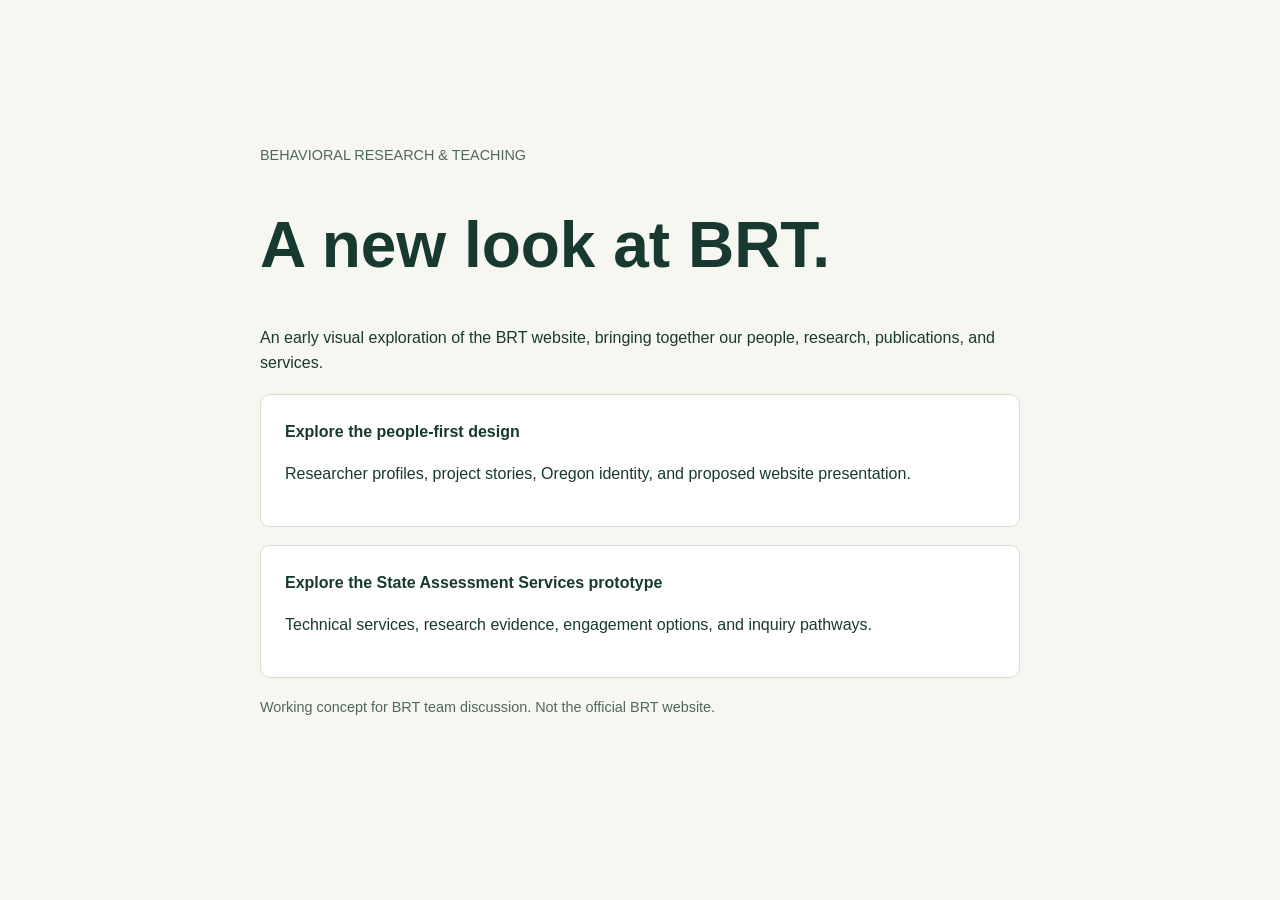
<file: index.html>
<!doctype html>
<html lang="en">
<head>
<meta charset="utf-8">
<meta name="viewport" content="width=device-width, initial-scale=1">
<meta name="robots" content="noindex,nofollow">
<title>BRT Website Design Review</title>
<style>
body {
  margin: 0;
  background: #f7f7f2;
  color: #18392f;
  font-family: Arial, sans-serif;
  line-height: 1.6;
}
main {
  max-width: 760px;
  margin: 10vh auto;
  padding: 40px 26px;
}
h1 {
  font-size: clamp(2.2rem, 5vw, 4rem);
  line-height: 1.12;
}
.card {
  display: block;
  padding: 24px;
  margin: 18px 0;
  border: 1px solid #d8ddd4;
  border-radius: 10px;
  background: white;
  color: #18392f;
  text-decoration: none;
}
.card:hover, .card:focus {
  border-color: #167b65;
  box-shadow: 0 4px 18px #00000015;
}
.small { font-size: .9rem; color: #50675c; }
</style>
</head>
<body>
<main>
  <p class="small">BEHAVIORAL RESEARCH & TEACHING</p>
  <h1>A new look at BRT.</h1>
  <p>
    An early visual exploration of the BRT website,
    bringing together our people, research,
    publications, and services.
  </p>
  <a class="card" href="design-lab/people-first.html">
    <strong>Explore the people-first design</strong>
    <p>Researcher profiles, project stories, Oregon
    identity, and proposed website presentation.</p>
  </a>
  <a class="card" href="services-preview.html">
    <strong>Explore the State Assessment Services prototype</strong>
    <p>Technical services, research evidence,
    engagement options, and inquiry pathways.</p>
  </a>
  <p class="small">
    Working concept for BRT team discussion.
    Not the official BRT website.
  </p>
</main>
</body>
</html>
</file>
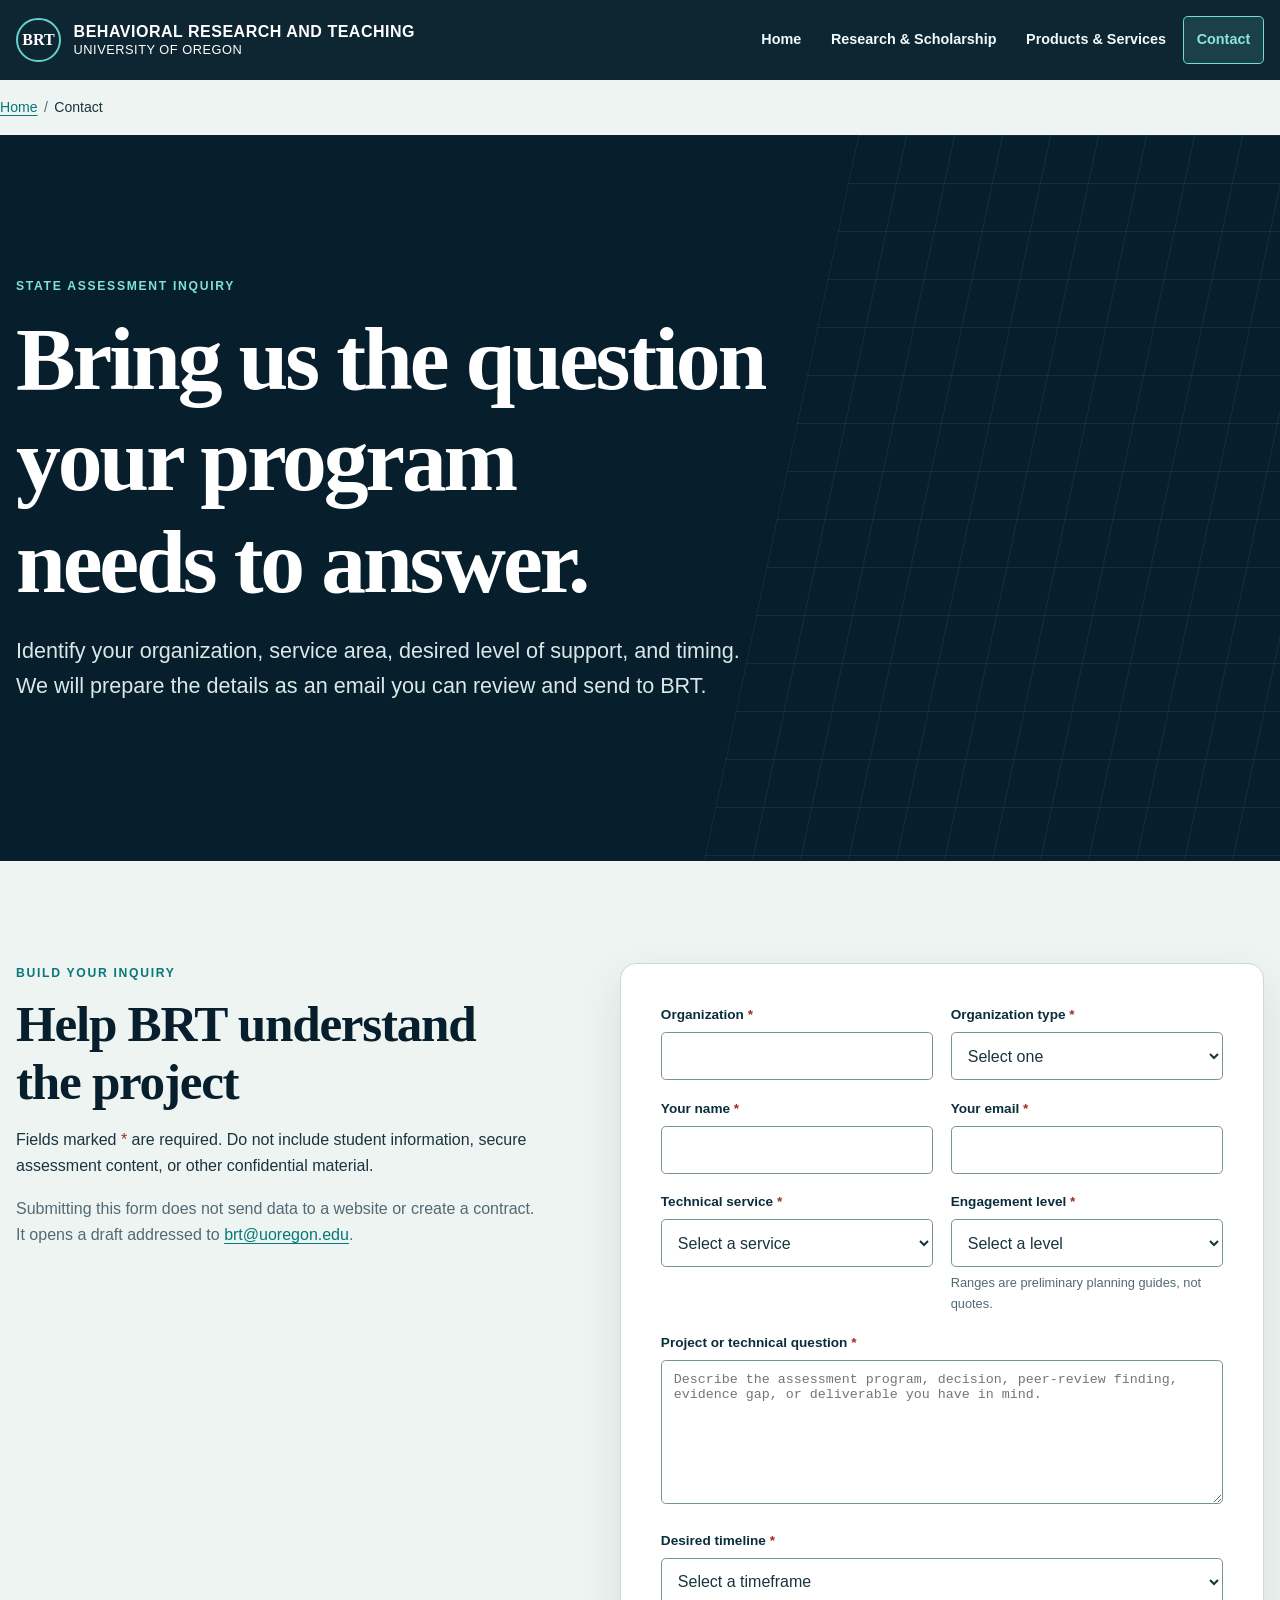
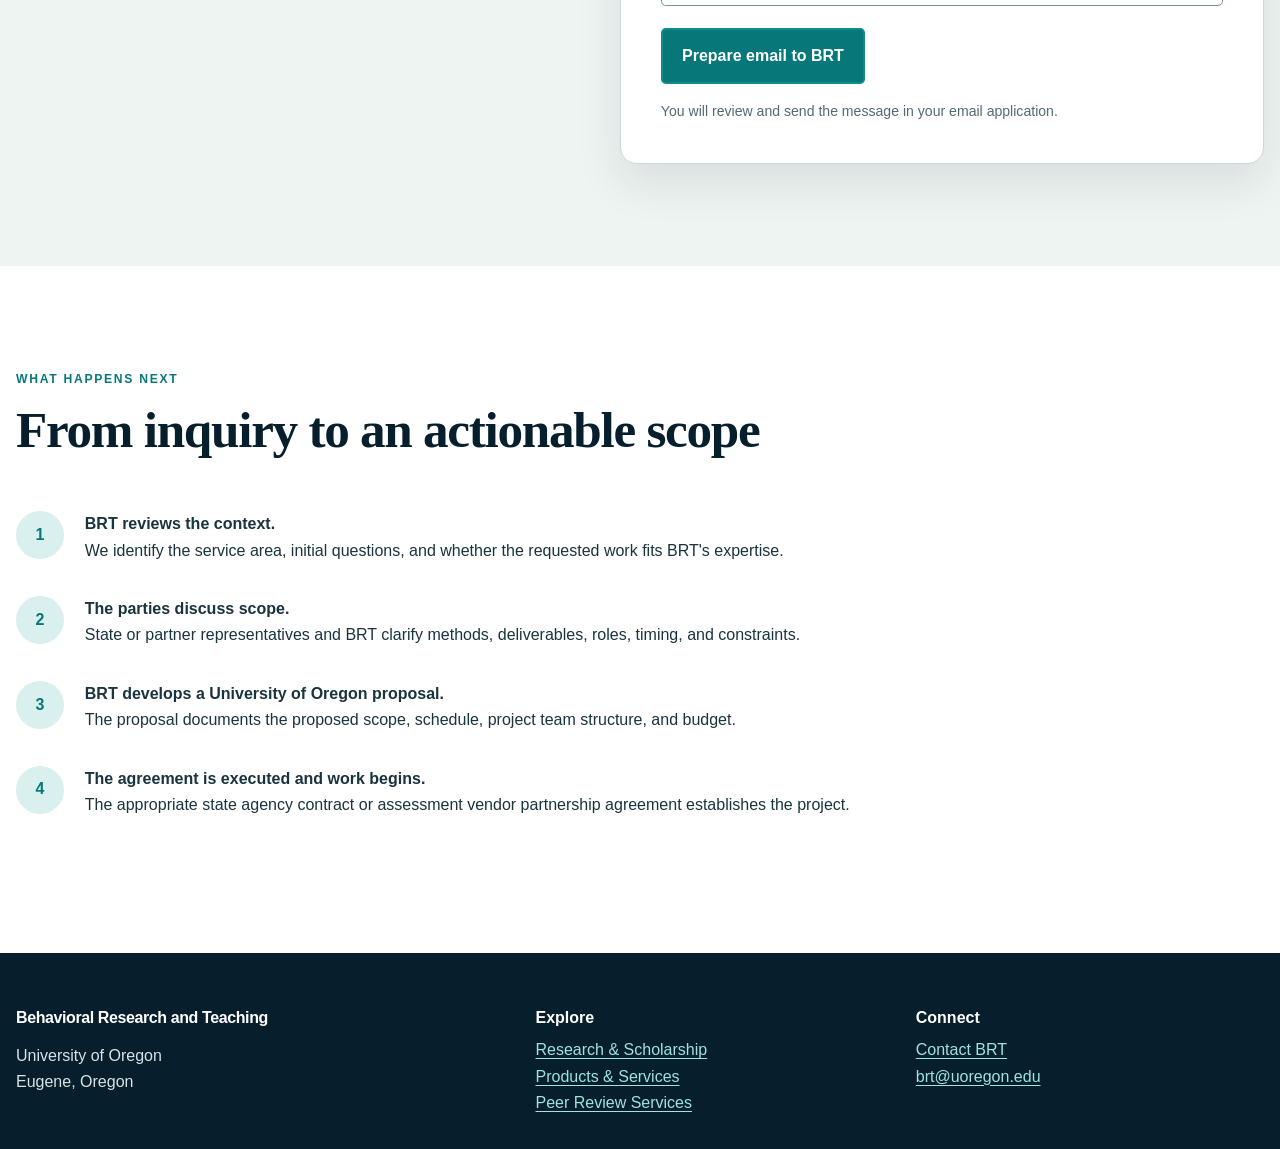
<file: contact.html>
<!doctype html>
<html lang="en"><head><meta charset="utf-8"><meta name="viewport" content="width=device-width,initial-scale=1"><meta name="description" content="Build a structured inquiry for BRT state assessment and peer review services."><title>Contact | BRT</title><link rel="stylesheet" href="css/styles.css"><script src="js/content.js" defer></script><script src="js/main.js" defer></script></head>
<body><a class="skip-link" href="#main">Skip to main content</a><header class="site-header"><div class="container header-inner"><a class="brand" href="index.html"><span class="brand-mark">BRT</span><span class="brand-text"><strong>Behavioral Research and Teaching</strong>University of Oregon</span></a><button class="nav-toggle" aria-expanded="false" aria-controls="site-nav">Menu</button><nav class="site-nav" id="site-nav" aria-label="Main navigation"><ul><li><a href="index.html">Home</a></li><li><a href="research.html">Research &amp; Scholarship</a></li><li><a href="products-services.html">Products &amp; Services</a></li><li><a aria-current="page" class="nav-cta" href="contact.html">Contact</a></li></ul></nav></div></header><div class="breadcrumb"><ol class="container"><li><a href="index.html">Home</a></li><li>Contact</li></ol></div>
<main id="main"><section class="hero"><div class="container hero-inner"><p class="eyebrow on-dark">State assessment inquiry</p><h1>Bring us the question your program needs to answer.</h1><p class="lead">Identify your organization, service area, desired level of support, and timing. We will prepare the details as an email you can review and send to BRT.</p></div></section>
<section class="section mist"><div class="container split"><div><p class="eyebrow">Build your inquiry</p><h2>Help BRT understand the project</h2><p>Fields marked <span class="required" aria-hidden="true">*</span> are required. Do not include student information, secure assessment content, or other confidential material.</p><p class="muted">Submitting this form does not send data to a website or create a contract. It opens a draft addressed to <a href="mailto:brt@uoregon.edu">brt@uoregon.edu</a>.</p></div>
<form class="inquiry-form" id="inquiry-form"><div class="form-grid">
  <div class="field"><label for="organization">Organization <span class="required" aria-hidden="true">*</span></label><input id="organization" name="organization" autocomplete="organization" required></div>
  <div class="field"><label for="audience">Organization type <span class="required" aria-hidden="true">*</span></label><select id="audience" name="audience" required><option value="">Select one</option><option value="state">State education agency</option><option value="vendor">Assessment vendor or partner</option><option value="other">Other organization</option></select></div>
  <div class="field"><label for="contact-name">Your name <span class="required" aria-hidden="true">*</span></label><input id="contact-name" name="contactName" autocomplete="name" required></div>
  <div class="field"><label for="contact-email">Your email <span class="required" aria-hidden="true">*</span></label><input id="contact-email" name="contactEmail" type="email" autocomplete="email" required></div>
  <div class="field"><label for="service">Technical service <span class="required" aria-hidden="true">*</span></label><select id="service" name="service" required><option value="">Select a service</option><option value="participation">Participation, Accessibility &amp; Implementation</option><option value="alignment">Standards, Alignment &amp; Assessment Design</option><option value="psychometrics">Psychometrics, Validity &amp; Reliability</option><option value="test-security">Assessment Forensics &amp; Test Security</option><option value="automated-scoring">Automated Scoring Evaluation &amp; Validation</option><option value="measurement-fairness">Measurement Fairness &amp; DIF Analysis</option><option value="reporting">Reporting, Growth &amp; Data Use</option><option value="technology">Technology Stack &amp; Data Management</option><option value="unsure">Not sure yet</option></select></div>
  <div class="field"><label for="engagement">Engagement level <span class="required" aria-hidden="true">*</span></label><select id="engagement" name="engagement" required><option value="">Select a level</option><option value="advice" data-range-option="advice" data-label="Advice &amp; Resources">Advice &amp; Resources ($5,000 to $20,000 planning range)</option><option value="consultation" data-range-option="consultation" data-label="Targeted Consultation">Targeted Consultation ($20,000 to $100,000 planning range)</option><option value="studies" data-range-option="studies" data-label="Technical Studies &amp; Implementation">Technical Studies &amp; Implementation ($75,000 to $300,000+ planning range)</option><option value="unsure">Not sure yet</option></select><span class="hint">Ranges are preliminary planning guides, not quotes.</span></div>
  <div class="field full"><label for="project">Project or technical question <span class="required" aria-hidden="true">*</span></label><textarea id="project" name="project" required placeholder="Describe the assessment program, decision, peer-review finding, evidence gap, or deliverable you have in mind."></textarea></div>
  <div class="field full"><label for="timeline">Desired timeline <span class="required" aria-hidden="true">*</span></label><select id="timeline" name="timeline" required><option value="">Select a timeframe</option><option>Within 1 to 3 months</option><option>Within 3 to 6 months</option><option>Within 6 to 12 months</option><option>More than 12 months</option><option>Exploratory or not yet determined</option></select></div>
</div><div class="form-actions"><button class="button" type="submit">Prepare email to BRT</button><span class="micro muted">You will review and send the message in your email application.</span></div><p class="form-status" id="form-status" role="status" hidden></p></form></div></section>
<section class="section"><div class="container"><div class="section-head"><div><p class="eyebrow">What happens next</p><h2>From inquiry to an actionable scope</h2></div></div><ol class="steps"><li><strong>BRT reviews the context.</strong><br>We identify the service area, initial questions, and whether the requested work fits BRT's expertise.</li><li><strong>The parties discuss scope.</strong><br>State or partner representatives and BRT clarify methods, deliverables, roles, timing, and constraints.</li><li><strong>BRT develops a University of Oregon proposal.</strong><br>The proposal documents the proposed scope, schedule, project team structure, and budget.</li><li><strong>The agreement is executed and work begins.</strong><br>The appropriate state agency contract or assessment vendor partnership agreement establishes the project.</li></ol></div></section>
</main><footer class="site-footer"><div class="container"><div class="footer-grid"><div><h2>Behavioral Research and Teaching</h2><p>University of Oregon<br>Eugene, Oregon</p></div><div><h3>Explore</h3><ul><li><a href="research.html">Research &amp; Scholarship</a></li><li><a href="products-services.html">Products &amp; Services</a></li><li><a href="peer-review-services.html">Peer Review Services</a></li></ul></div><div><h3>Connect</h3><ul><li><a href="contact.html">Contact BRT</a></li><li><a href="mailto:brt@uoregon.edu">brt@uoregon.edu</a></li></ul></div></div></div></footer></body></html>
</file>
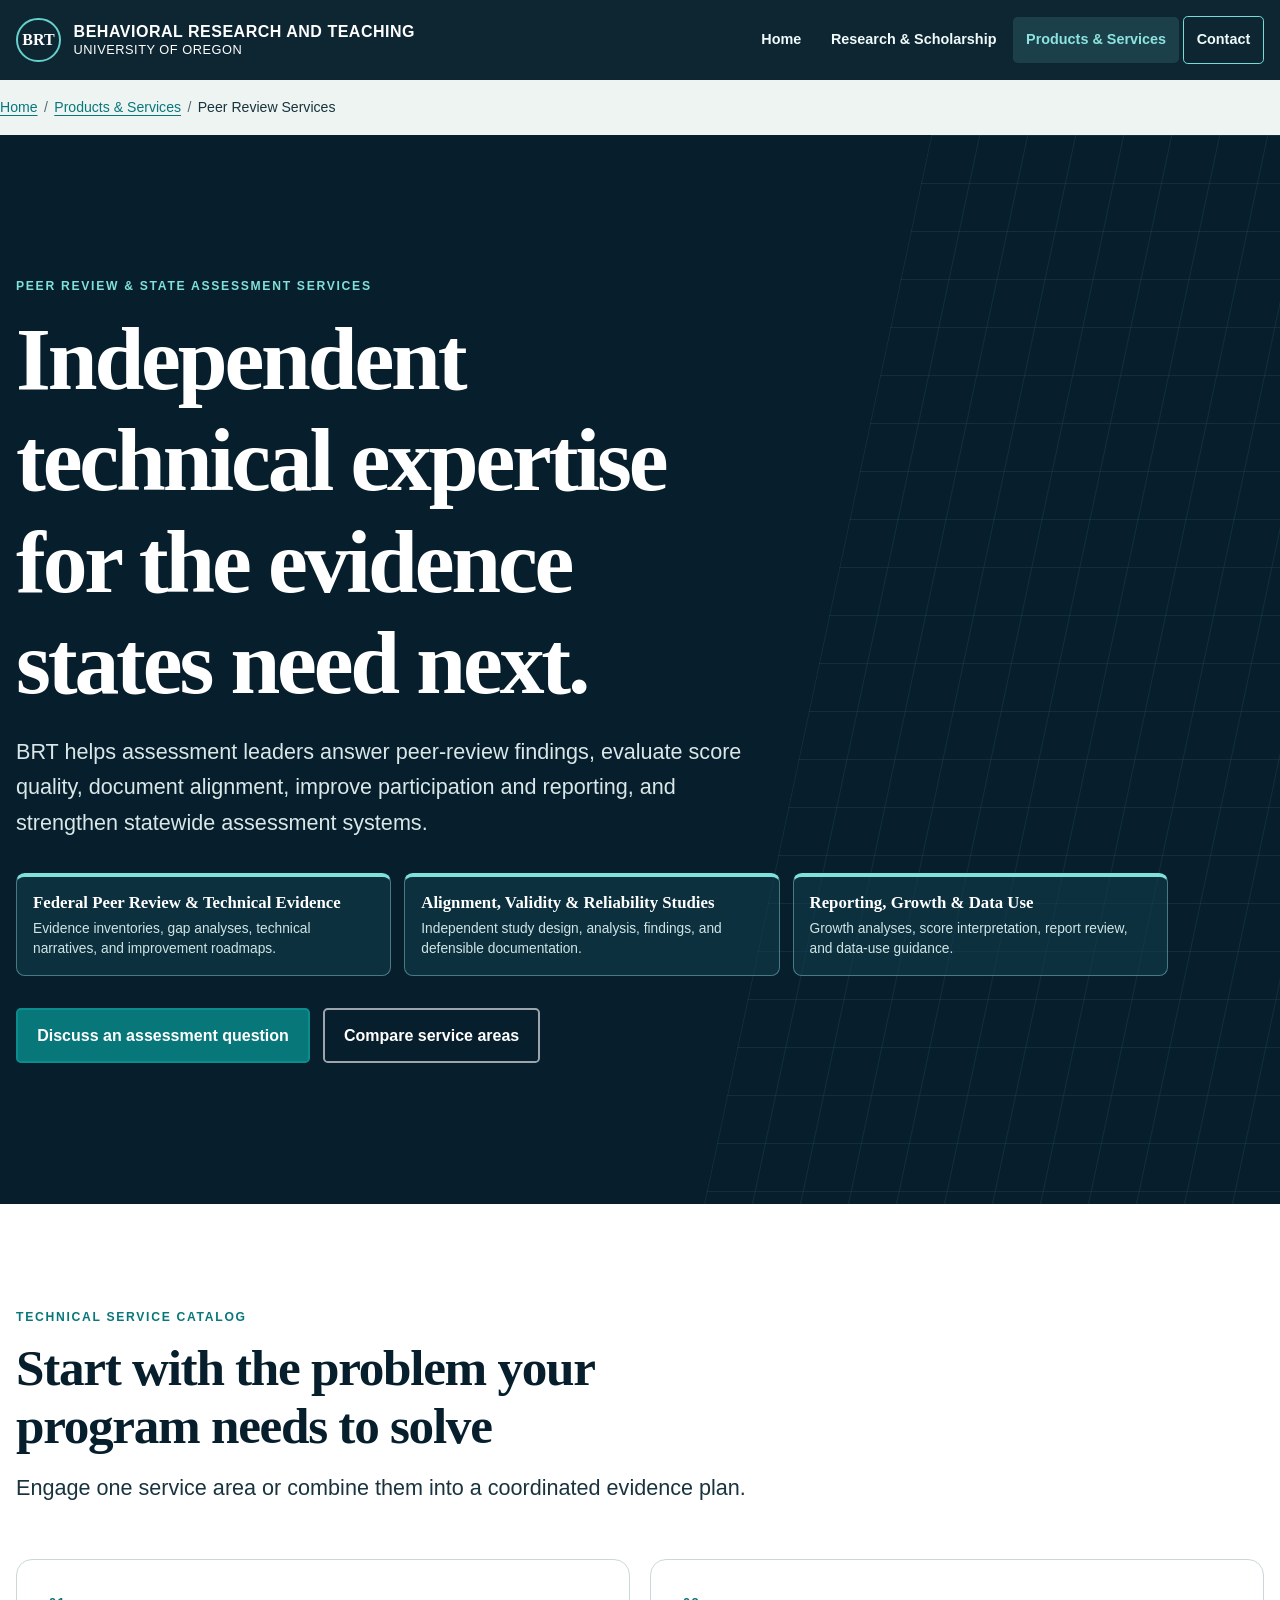
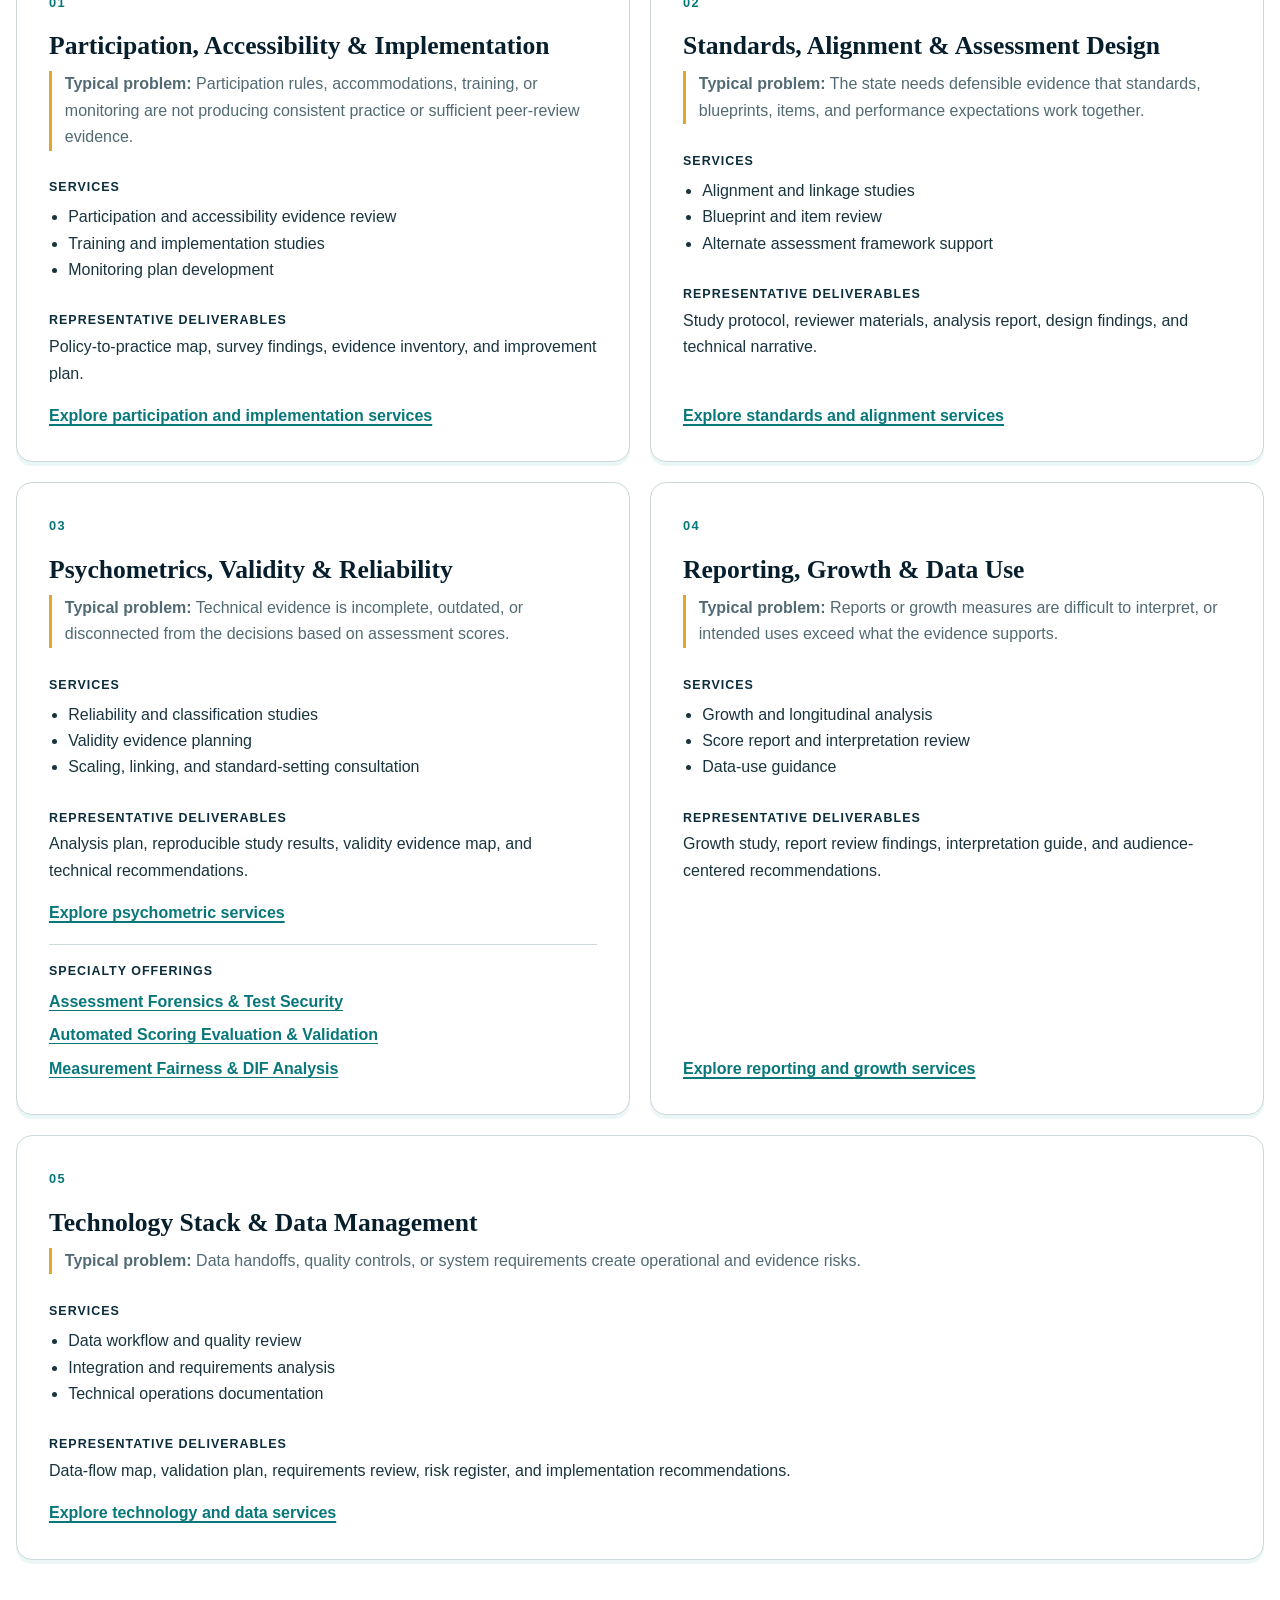
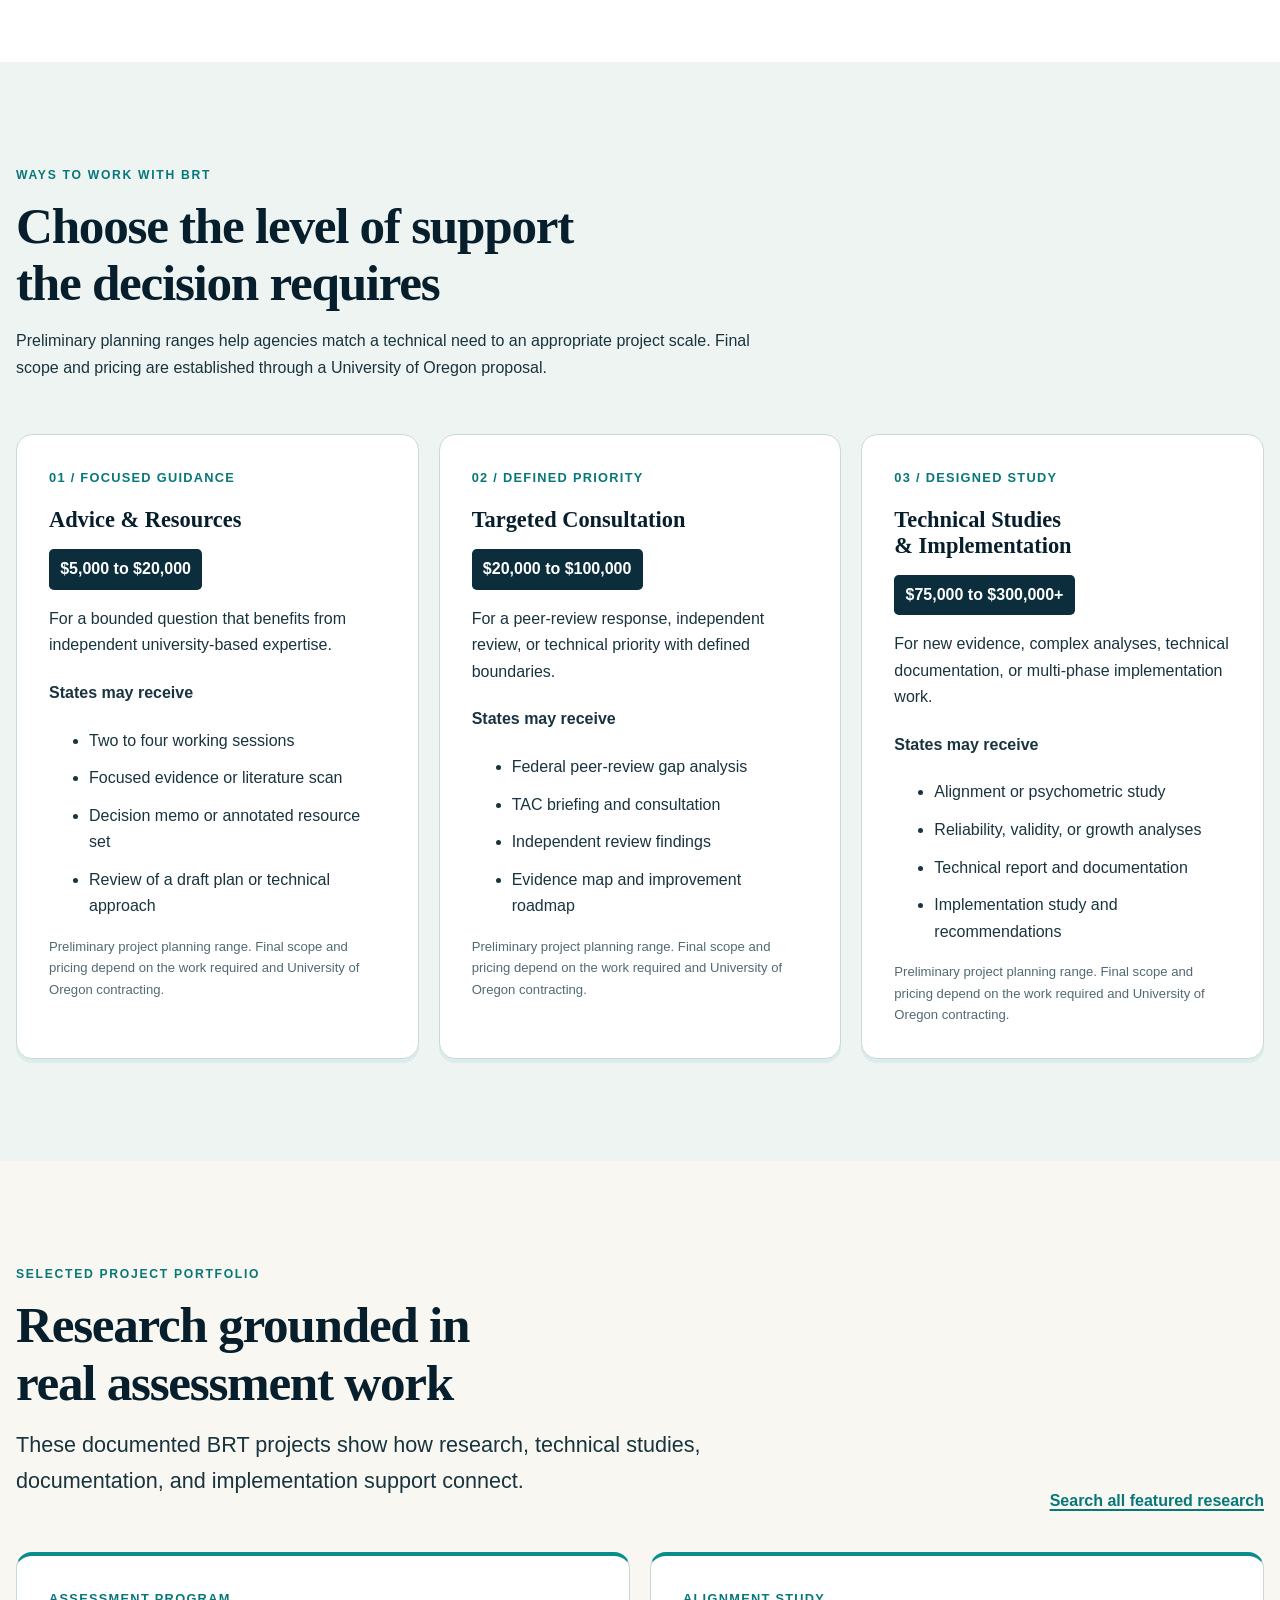
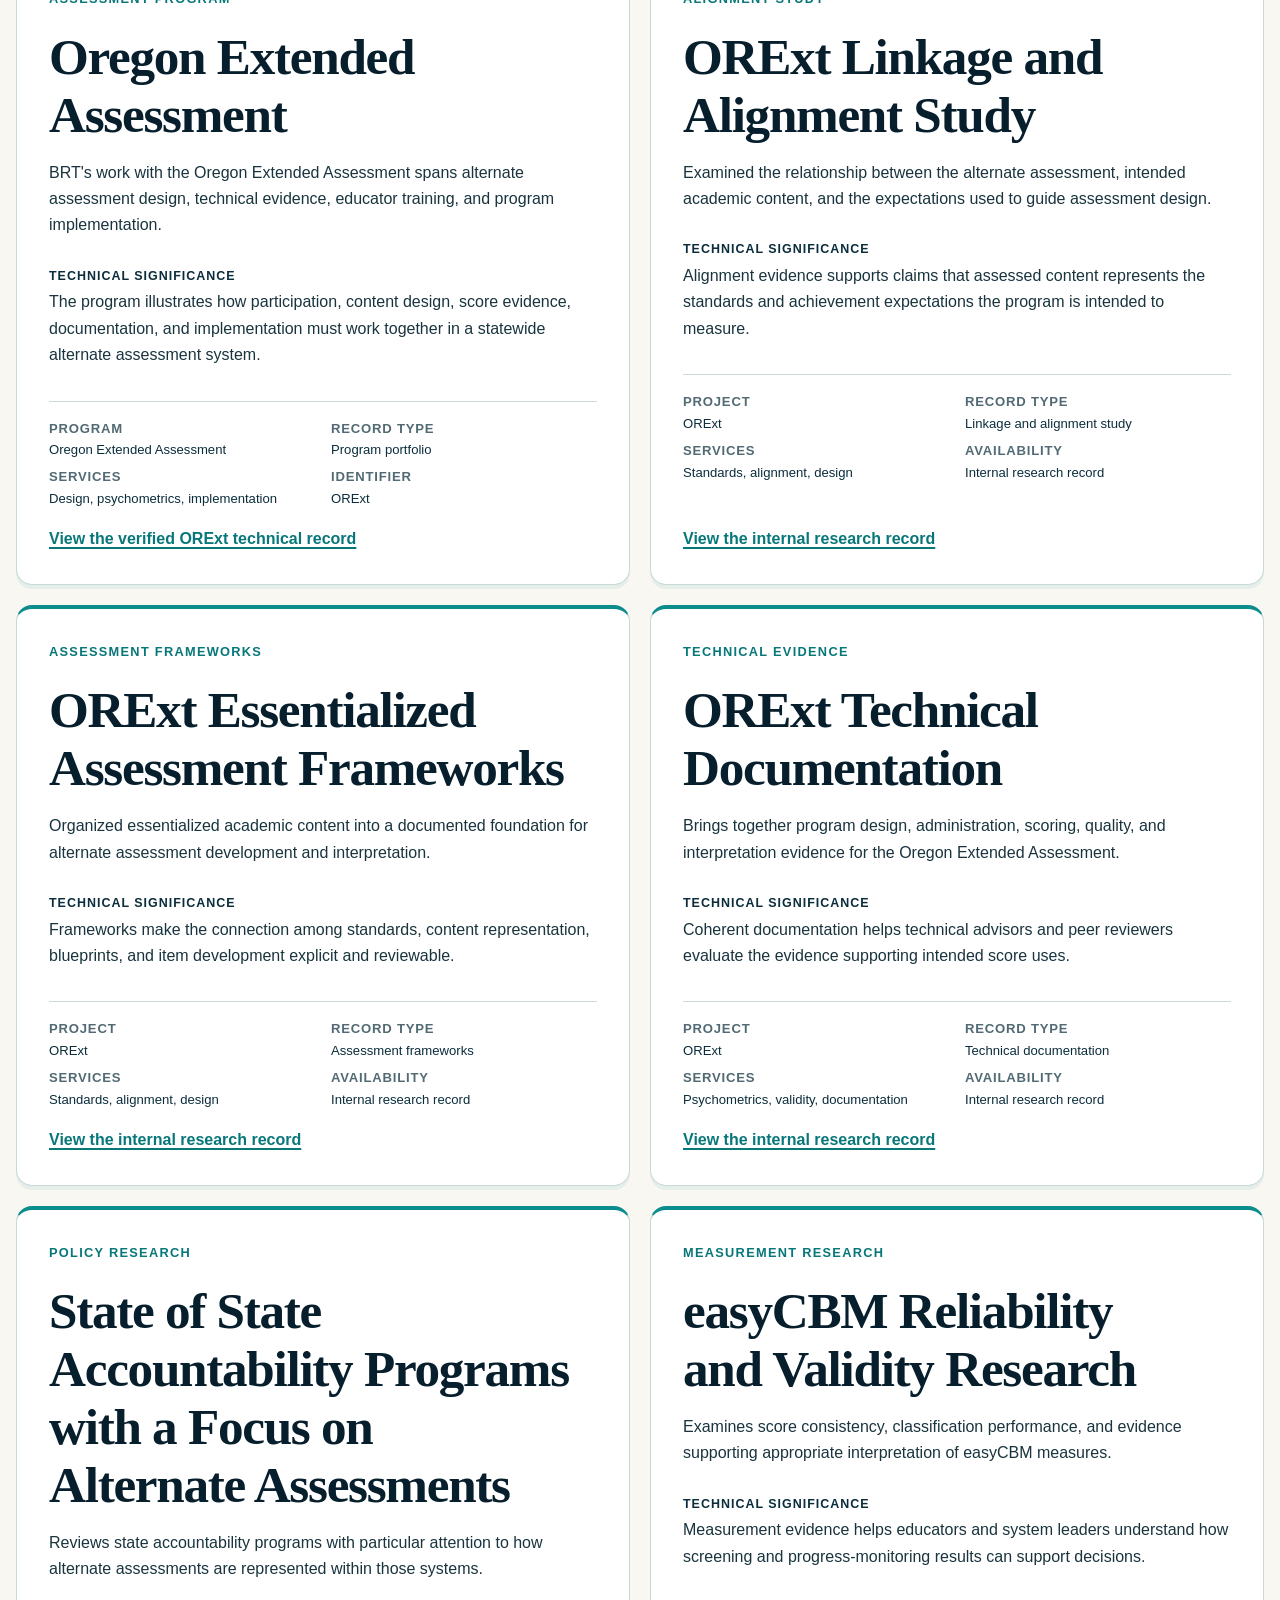
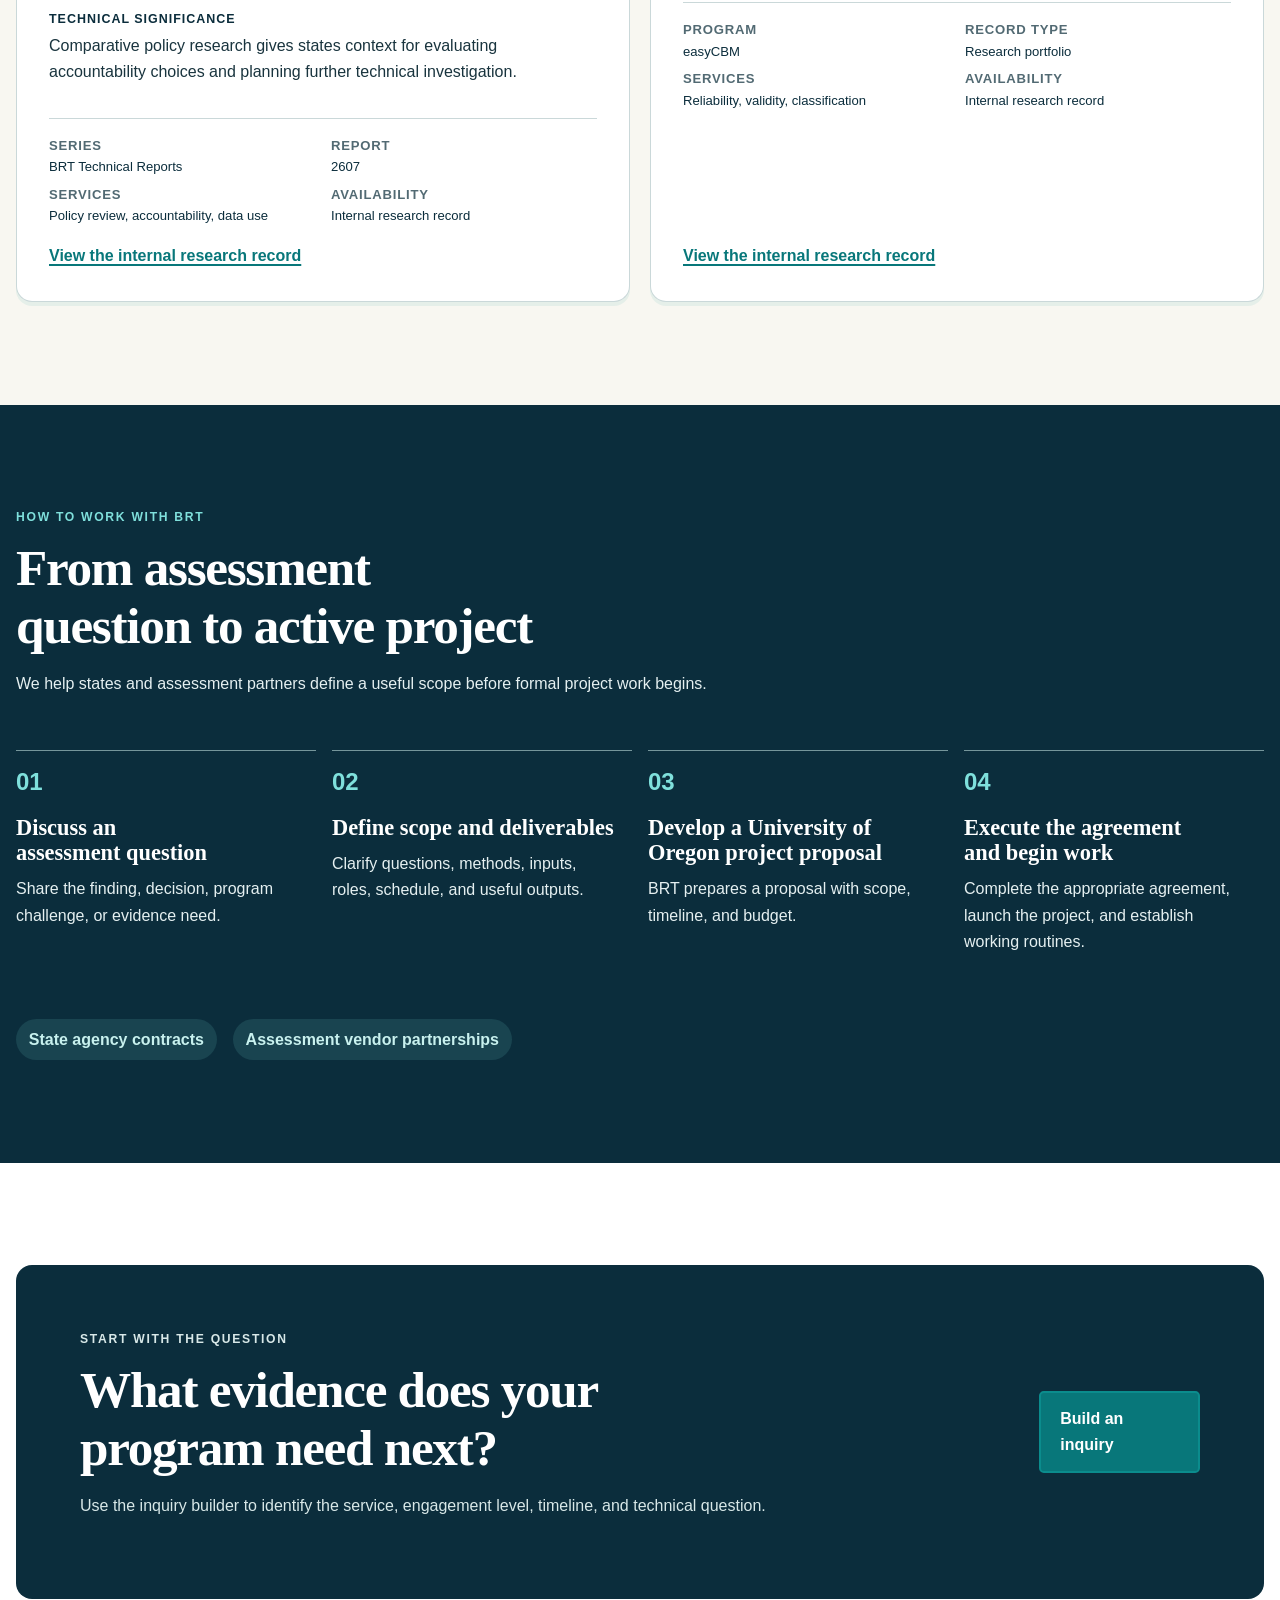
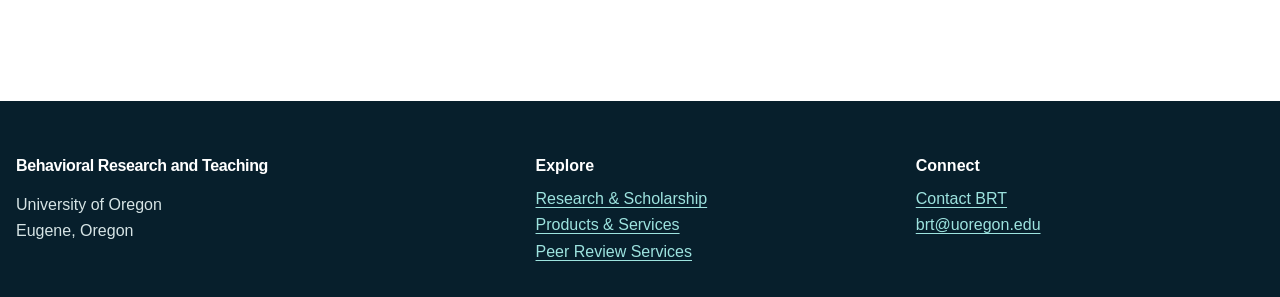
<file: peer-review-services.html>
<!doctype html>
<html lang="en">
<head>
  <meta charset="utf-8">
  <meta name="viewport" content="width=device-width,initial-scale=1">
  <meta name="description" content="Independent technical studies, peer-review support, assessment design, psychometrics, reporting, and data systems expertise for states and assessment partners.">
  <title>Peer Review Services | BRT</title>
  <link rel="stylesheet" href="css/styles.css">
  <script src="js/content.js" defer></script>
  <script src="js/main.js" defer></script>
</head>
<body>
<a class="skip-link" href="#main">Skip to main content</a>
<header class="site-header"><div class="container header-inner"><a class="brand" href="index.html"><span class="brand-mark">BRT</span><span class="brand-text"><strong>Behavioral Research and Teaching</strong>University of Oregon</span></a><button class="nav-toggle" aria-expanded="false" aria-controls="site-nav">Menu</button><nav class="site-nav" id="site-nav" aria-label="Main navigation"><ul><li><a href="index.html">Home</a></li><li><a href="research.html">Research &amp; Scholarship</a></li><li><a aria-current="page" href="products-services.html">Products &amp; Services</a></li><li><a class="nav-cta" href="contact.html">Contact</a></li></ul></nav></div></header>
<div class="breadcrumb"><ol class="container"><li><a href="index.html">Home</a></li><li><a href="products-services.html">Products &amp; Services</a></li><li>Peer Review Services</li></ol></div>
<main id="main">
  <section class="hero"><div class="container hero-inner"><p class="eyebrow on-dark">Peer Review &amp; State Assessment Services</p><h1>Independent technical expertise for the evidence states need next.</h1><p class="lead">BRT helps assessment leaders answer peer-review findings, evaluate score quality, document alignment, improve participation and reporting, and strengthen statewide assessment systems.</p><div class="hero-examples" aria-label="Featured BRT service examples"><div class="hero-example"><strong>Federal Peer Review &amp; Technical Evidence</strong><span>Evidence inventories, gap analyses, technical narratives, and improvement roadmaps.</span></div><div class="hero-example"><strong>Alignment, Validity &amp; Reliability Studies</strong><span>Independent study design, analysis, findings, and defensible documentation.</span></div><div class="hero-example"><strong>Reporting, Growth &amp; Data Use</strong><span>Growth analyses, score interpretation, report review, and data-use guidance.</span></div></div><div class="hero-actions"><a class="button" href="contact.html">Discuss an assessment question</a><a class="button secondary" href="#services">Compare service areas</a></div></div></section>

  <section class="section" id="services"><div class="container"><div class="section-head"><div><p class="eyebrow">Technical service catalog</p><h2>Start with the problem your program needs to solve</h2><p class="lead">Engage one service area or combine them into a coordinated evidence plan.</p></div></div><div class="grid services service-catalog">
    <article class="card service-card"><span class="number">01</span><h3>Participation, Accessibility &amp; Implementation</h3><p class="problem"><strong>Typical problem:</strong> Participation rules, accommodations, training, or monitoring are not producing consistent practice or sufficient peer-review evidence.</p><h4>Services</h4><ul><li>Participation and accessibility evidence review</li><li>Training and implementation studies</li><li>Monitoring plan development</li></ul><h4>Representative deliverables</h4><p>Policy-to-practice map, survey findings, evidence inventory, and improvement plan.</p><a class="text-link" href="services/participation-accessibility-implementation.html">Explore participation and implementation services</a></article>
    <article class="card service-card"><span class="number">02</span><h3>Standards, Alignment &amp; Assessment Design</h3><p class="problem"><strong>Typical problem:</strong> The state needs defensible evidence that standards, blueprints, items, and performance expectations work together.</p><h4>Services</h4><ul><li>Alignment and linkage studies</li><li>Blueprint and item review</li><li>Alternate assessment framework support</li></ul><h4>Representative deliverables</h4><p>Study protocol, reviewer materials, analysis report, design findings, and technical narrative.</p><a class="text-link" href="services/standards-alignment-assessment-design.html">Explore standards and alignment services</a></article>
    <article class="card service-card"><span class="number">03</span><h3>Psychometrics, Validity &amp; Reliability</h3><p class="problem"><strong>Typical problem:</strong> Technical evidence is incomplete, outdated, or disconnected from the decisions based on assessment scores.</p><h4>Services</h4><ul><li>Reliability and classification studies</li><li>Validity evidence planning</li><li>Scaling, linking, and standard-setting consultation</li></ul><h4>Representative deliverables</h4><p>Analysis plan, reproducible study results, validity evidence map, and technical recommendations.</p><a class="text-link" href="services/psychometrics-validity-reliability.html">Explore psychometric services</a><div class="specialty-links" aria-label="Psychometrics specialty services"><strong>Specialty offerings</strong><a href="services/assessment-forensics-test-security.html">Assessment Forensics &amp; Test Security</a><a href="services/automated-scoring-evaluation-validation.html">Automated Scoring Evaluation &amp; Validation</a><a href="services/measurement-fairness-dif-analysis.html">Measurement Fairness &amp; DIF Analysis</a></div></article>
    <article class="card service-card"><span class="number">04</span><h3>Reporting, Growth &amp; Data Use</h3><p class="problem"><strong>Typical problem:</strong> Reports or growth measures are difficult to interpret, or intended uses exceed what the evidence supports.</p><h4>Services</h4><ul><li>Growth and longitudinal analysis</li><li>Score report and interpretation review</li><li>Data-use guidance</li></ul><h4>Representative deliverables</h4><p>Growth study, report review findings, interpretation guide, and audience-centered recommendations.</p><a class="text-link" href="services/reporting-growth-data-use.html">Explore reporting and growth services</a></article>
    <article class="card service-card"><span class="number">05</span><h3>Technology Stack &amp; Data Management</h3><p class="problem"><strong>Typical problem:</strong> Data handoffs, quality controls, or system requirements create operational and evidence risks.</p><h4>Services</h4><ul><li>Data workflow and quality review</li><li>Integration and requirements analysis</li><li>Technical operations documentation</li></ul><h4>Representative deliverables</h4><p>Data-flow map, validation plan, requirements review, risk register, and implementation recommendations.</p><a class="text-link" href="services/technology-stack-data-management.html">Explore technology and data services</a></article>
  </div></div></section>

  <section class="section mist" id="engagements"><div class="container"><div class="section-head"><div><p class="eyebrow">Ways to work with BRT</p><h2>Choose the level of support the decision requires</h2><p>Preliminary planning ranges help agencies match a technical need to an appropriate project scale. Final scope and pricing are established through a University of Oregon proposal.</p></div></div><div class="grid three">
    <article class="card"><span class="number">01 / FOCUSED GUIDANCE</span><h3>Advice &amp; Resources</h3><p class="range" data-range="advice">$5,000 to $20,000</p><p>For a bounded question that benefits from independent university-based expertise.</p><h4>States may receive</h4><ul class="deliverables"><li>Two to four working sessions</li><li>Focused evidence or literature scan</li><li>Decision memo or annotated resource set</li><li>Review of a draft plan or technical approach</li></ul><p class="planning-note" data-planning-note>Preliminary project planning range.</p></article>
    <article class="card"><span class="number">02 / DEFINED PRIORITY</span><h3>Targeted Consultation</h3><p class="range" data-range="consultation">$20,000 to $100,000</p><p>For a peer-review response, independent review, or technical priority with defined boundaries.</p><h4>States may receive</h4><ul class="deliverables"><li>Federal peer-review gap analysis</li><li>TAC briefing and consultation</li><li>Independent review findings</li><li>Evidence map and improvement roadmap</li></ul><p class="planning-note" data-planning-note>Preliminary project planning range.</p></article>
    <article class="card"><span class="number">03 / DESIGNED STUDY</span><h3>Technical Studies &amp; Implementation</h3><p class="range" data-range="studies">$75,000 to $300,000+</p><p>For new evidence, complex analyses, technical documentation, or multi-phase implementation work.</p><h4>States may receive</h4><ul class="deliverables"><li>Alignment or psychometric study</li><li>Reliability, validity, or growth analyses</li><li>Technical report and documentation</li><li>Implementation study and recommendations</li></ul><p class="planning-note" data-planning-note>Preliminary project planning range.</p></article>
  </div></div></section>

  <section class="section cream" id="portfolio"><div class="container"><div class="section-head"><div><p class="eyebrow">Selected project portfolio</p><h2>Research grounded in real assessment work</h2><p class="lead">These documented BRT projects show how research, technical studies, documentation, and implementation support connect.</p></div><a class="text-link" href="research.html">Search all featured research</a></div><div class="grid portfolio">
    <article class="card portfolio-card"><span class="number">ASSESSMENT PROGRAM</span><h2>Oregon Extended Assessment</h2><p>BRT's work with the Oregon Extended Assessment spans alternate assessment design, technical evidence, educator training, and program implementation.</p><h3>Technical significance</h3><p>The program illustrates how participation, content design, score evidence, documentation, and implementation must work together in a statewide alternate assessment system.</p><dl class="citation"><div><dt>Program</dt><dd>Oregon Extended Assessment</dd></div><div><dt>Record type</dt><dd>Program portfolio</dd></div><div><dt>Services</dt><dd>Design, psychometrics, implementation</dd></div><div><dt>Identifier</dt><dd>ORExt</dd></div></dl><a class="text-link" href="research.html#orext-technical">View the verified ORExt technical record</a></article>
    <article class="card portfolio-card"><span class="number">ALIGNMENT STUDY</span><h2>ORExt Linkage and Alignment Study</h2><p>Examined the relationship between the alternate assessment, intended academic content, and the expectations used to guide assessment design.</p><h3>Technical significance</h3><p>Alignment evidence supports claims that assessed content represents the standards and achievement expectations the program is intended to measure.</p><dl class="citation"><div><dt>Project</dt><dd>ORExt</dd></div><div><dt>Record type</dt><dd>Linkage and alignment study</dd></div><div><dt>Services</dt><dd>Standards, alignment, design</dd></div><div><dt>Availability</dt><dd>Internal research record</dd></div></dl><a class="text-link" href="research.html#orext-alignment">View the internal research record</a></article>
    <article class="card portfolio-card"><span class="number">ASSESSMENT FRAMEWORKS</span><h2>ORExt Essentialized Assessment Frameworks</h2><p>Organized essentialized academic content into a documented foundation for alternate assessment development and interpretation.</p><h3>Technical significance</h3><p>Frameworks make the connection among standards, content representation, blueprints, and item development explicit and reviewable.</p><dl class="citation"><div><dt>Project</dt><dd>ORExt</dd></div><div><dt>Record type</dt><dd>Assessment frameworks</dd></div><div><dt>Services</dt><dd>Standards, alignment, design</dd></div><div><dt>Availability</dt><dd>Internal research record</dd></div></dl><a class="text-link" href="research.html#orext-frameworks">View the internal research record</a></article>
    <article class="card portfolio-card"><span class="number">TECHNICAL EVIDENCE</span><h2>ORExt Technical Documentation</h2><p>Brings together program design, administration, scoring, quality, and interpretation evidence for the Oregon Extended Assessment.</p><h3>Technical significance</h3><p>Coherent documentation helps technical advisors and peer reviewers evaluate the evidence supporting intended score uses.</p><dl class="citation"><div><dt>Project</dt><dd>ORExt</dd></div><div><dt>Record type</dt><dd>Technical documentation</dd></div><div><dt>Services</dt><dd>Psychometrics, validity, documentation</dd></div><div><dt>Availability</dt><dd>Internal research record</dd></div></dl><a class="text-link" href="research.html#orext-technical">View the internal research record</a></article>
    <article class="card portfolio-card"><span class="number">POLICY RESEARCH</span><h2>State of State Accountability Programs with a Focus on Alternate Assessments</h2><p>Reviews state accountability programs with particular attention to how alternate assessments are represented within those systems.</p><h3>Technical significance</h3><p>Comparative policy research gives states context for evaluating accountability choices and planning further technical investigation.</p><dl class="citation"><div><dt>Series</dt><dd>BRT Technical Reports</dd></div><div><dt>Report</dt><dd>2607</dd></div><div><dt>Services</dt><dd>Policy review, accountability, data use</dd></div><div><dt>Availability</dt><dd>Internal research record</dd></div></dl><a class="text-link" href="research.html#report-2607">View the internal research record</a></article>
    <article class="card portfolio-card"><span class="number">MEASUREMENT RESEARCH</span><h2>easyCBM Reliability and Validity Research</h2><p>Examines score consistency, classification performance, and evidence supporting appropriate interpretation of easyCBM measures.</p><h3>Technical significance</h3><p>Measurement evidence helps educators and system leaders understand how screening and progress-monitoring results can support decisions.</p><dl class="citation"><div><dt>Program</dt><dd>easyCBM</dd></div><div><dt>Record type</dt><dd>Research portfolio</dd></div><div><dt>Services</dt><dd>Reliability, validity, classification</dd></div><div><dt>Availability</dt><dd>Internal research record</dd></div></dl><a class="text-link" href="research.html#easycbm-research">View the internal research record</a></article>
  </div></div></section>

  <section class="section dark" id="how-to-work"><div class="container"><div class="section-head"><div><p class="eyebrow on-dark">How to work with BRT</p><h2>From assessment question to active project</h2><p>We help states and assessment partners define a useful scope before formal project work begins.</p></div></div><div class="purchase-steps"><article class="purchase-step"><h3>Discuss an assessment question</h3><p>Share the finding, decision, program challenge, or evidence need.</p></article><article class="purchase-step"><h3>Define scope and deliverables</h3><p>Clarify questions, methods, inputs, roles, schedule, and useful outputs.</p></article><article class="purchase-step"><h3>Develop a University of Oregon project proposal</h3><p>BRT prepares a proposal with scope, timeline, and budget.</p></article><article class="purchase-step"><h3>Execute the agreement and begin work</h3><p>Complete the appropriate agreement, launch the project, and establish working routines.</p></article></div><div class="audience-note"><span>State agency contracts</span><span>Assessment vendor partnerships</span></div></div></section>

  <section class="section"><div class="container cta"><div><p class="eyebrow on-dark">Start with the question</p><h2>What evidence does your program need next?</h2><p>Use the inquiry builder to identify the service, engagement level, timeline, and technical question.</p></div><a class="button" href="contact.html">Build an inquiry</a></div></section>
</main>
<footer class="site-footer"><div class="container"><div class="footer-grid"><div><h2>Behavioral Research and Teaching</h2><p>University of Oregon<br>Eugene, Oregon</p></div><div><h3>Explore</h3><ul><li><a href="research.html">Research &amp; Scholarship</a></li><li><a href="products-services.html">Products &amp; Services</a></li><li><a href="peer-review-services.html">Peer Review Services</a></li></ul></div><div><h3>Connect</h3><ul><li><a href="contact.html">Contact BRT</a></li><li><a href="mailto:brt@uoregon.edu">brt@uoregon.edu</a></li></ul></div></div></div></footer>
</body></html>
</file>
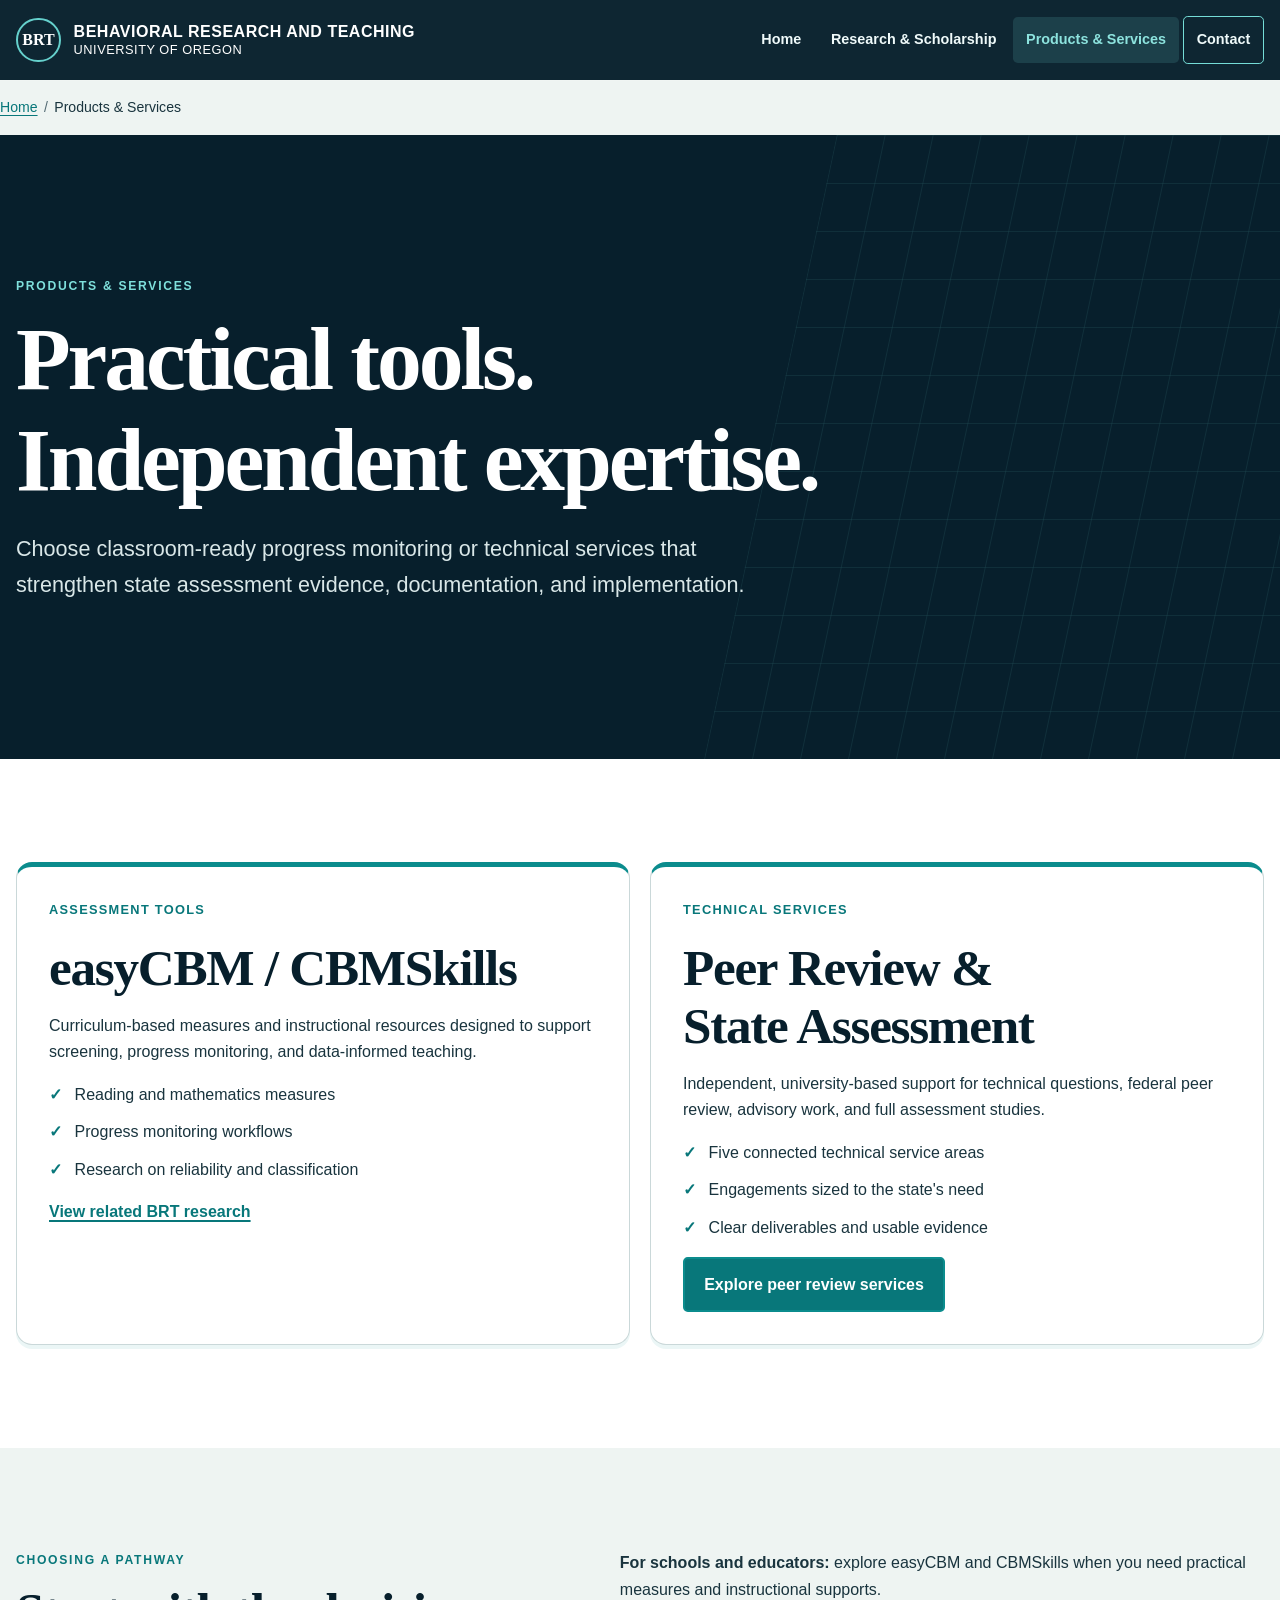
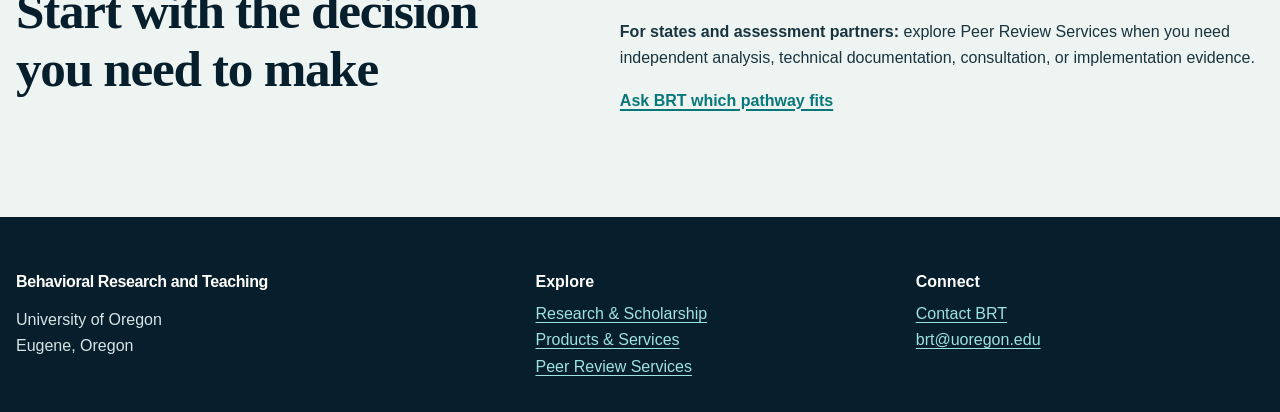
<file: products-services.html>
<!doctype html><html lang="en"><head><meta charset="utf-8"><meta name="viewport" content="width=device-width,initial-scale=1"><meta name="description" content="Explore BRT products and services for educators, state agencies, and assessment partners."><title>Products &amp; Services | BRT</title><link rel="stylesheet" href="css/styles.css"><script src="js/main.js" defer></script></head><body><a class="skip-link" href="#main">Skip to main content</a><header class="site-header"><div class="container header-inner"><a class="brand" href="index.html"><span class="brand-mark">BRT</span><span class="brand-text"><strong>Behavioral Research and Teaching</strong>University of Oregon</span></a><button class="nav-toggle" aria-expanded="false" aria-controls="site-nav">Menu</button><nav class="site-nav" id="site-nav" aria-label="Main navigation"><ul><li><a href="index.html">Home</a></li><li><a href="research.html">Research &amp; Scholarship</a></li><li><a aria-current="page" href="products-services.html">Products &amp; Services</a></li><li><a class="nav-cta" href="contact.html">Contact</a></li></ul></nav></div></header><div class="breadcrumb"><ol class="container"><li><a href="index.html">Home</a></li><li>Products &amp; Services</li></ol></div>
<main id="main"><section class="hero"><div class="container hero-inner"><p class="eyebrow on-dark">Products &amp; Services</p><h1>Practical tools. Independent expertise.</h1><p class="lead">Choose classroom-ready progress monitoring or technical services that strengthen state assessment evidence, documentation, and implementation.</p></div></section><section class="section"><div class="container"><div class="grid two"><article class="card pathway"><span class="number">ASSESSMENT TOOLS</span><h2>easyCBM / CBMSkills</h2><p>Curriculum-based measures and instructional resources designed to support screening, progress monitoring, and data-informed teaching.</p><ul class="list-check"><li>Reading and mathematics measures</li><li>Progress monitoring workflows</li><li>Research on reliability and classification</li></ul><a class="text-link" href="research.html#easycbm-research">View related BRT research</a></article><article class="card pathway"><span class="number">TECHNICAL SERVICES</span><h2>Peer Review &amp; State Assessment</h2><p>Independent, university-based support for technical questions, federal peer review, advisory work, and full assessment studies.</p><ul class="list-check"><li>Five connected technical service areas</li><li>Engagements sized to the state's need</li><li>Clear deliverables and usable evidence</li></ul><a class="button" href="peer-review-services.html">Explore peer review services</a></article></div></div></section><section class="section mist"><div class="container split"><div><p class="eyebrow">Choosing a pathway</p><h2>Start with the decision you need to make</h2></div><div><p><strong>For schools and educators:</strong> explore easyCBM and CBMSkills when you need practical measures and instructional supports.</p><p><strong>For states and assessment partners:</strong> explore Peer Review Services when you need independent analysis, technical documentation, consultation, or implementation evidence.</p><a class="text-link" href="contact.html">Ask BRT which pathway fits</a></div></div></section></main>
<footer class="site-footer"><div class="container"><div class="footer-grid"><div><h2>Behavioral Research and Teaching</h2><p>University of Oregon<br>Eugene, Oregon</p></div><div><h3>Explore</h3><ul><li><a href="research.html">Research &amp; Scholarship</a></li><li><a href="products-services.html">Products &amp; Services</a></li><li><a href="peer-review-services.html">Peer Review Services</a></li></ul></div><div><h3>Connect</h3><ul><li><a href="contact.html">Contact BRT</a></li><li><a href="mailto:brt@uoregon.edu">brt@uoregon.edu</a></li></ul></div></div></div></footer></body></html>
</file>
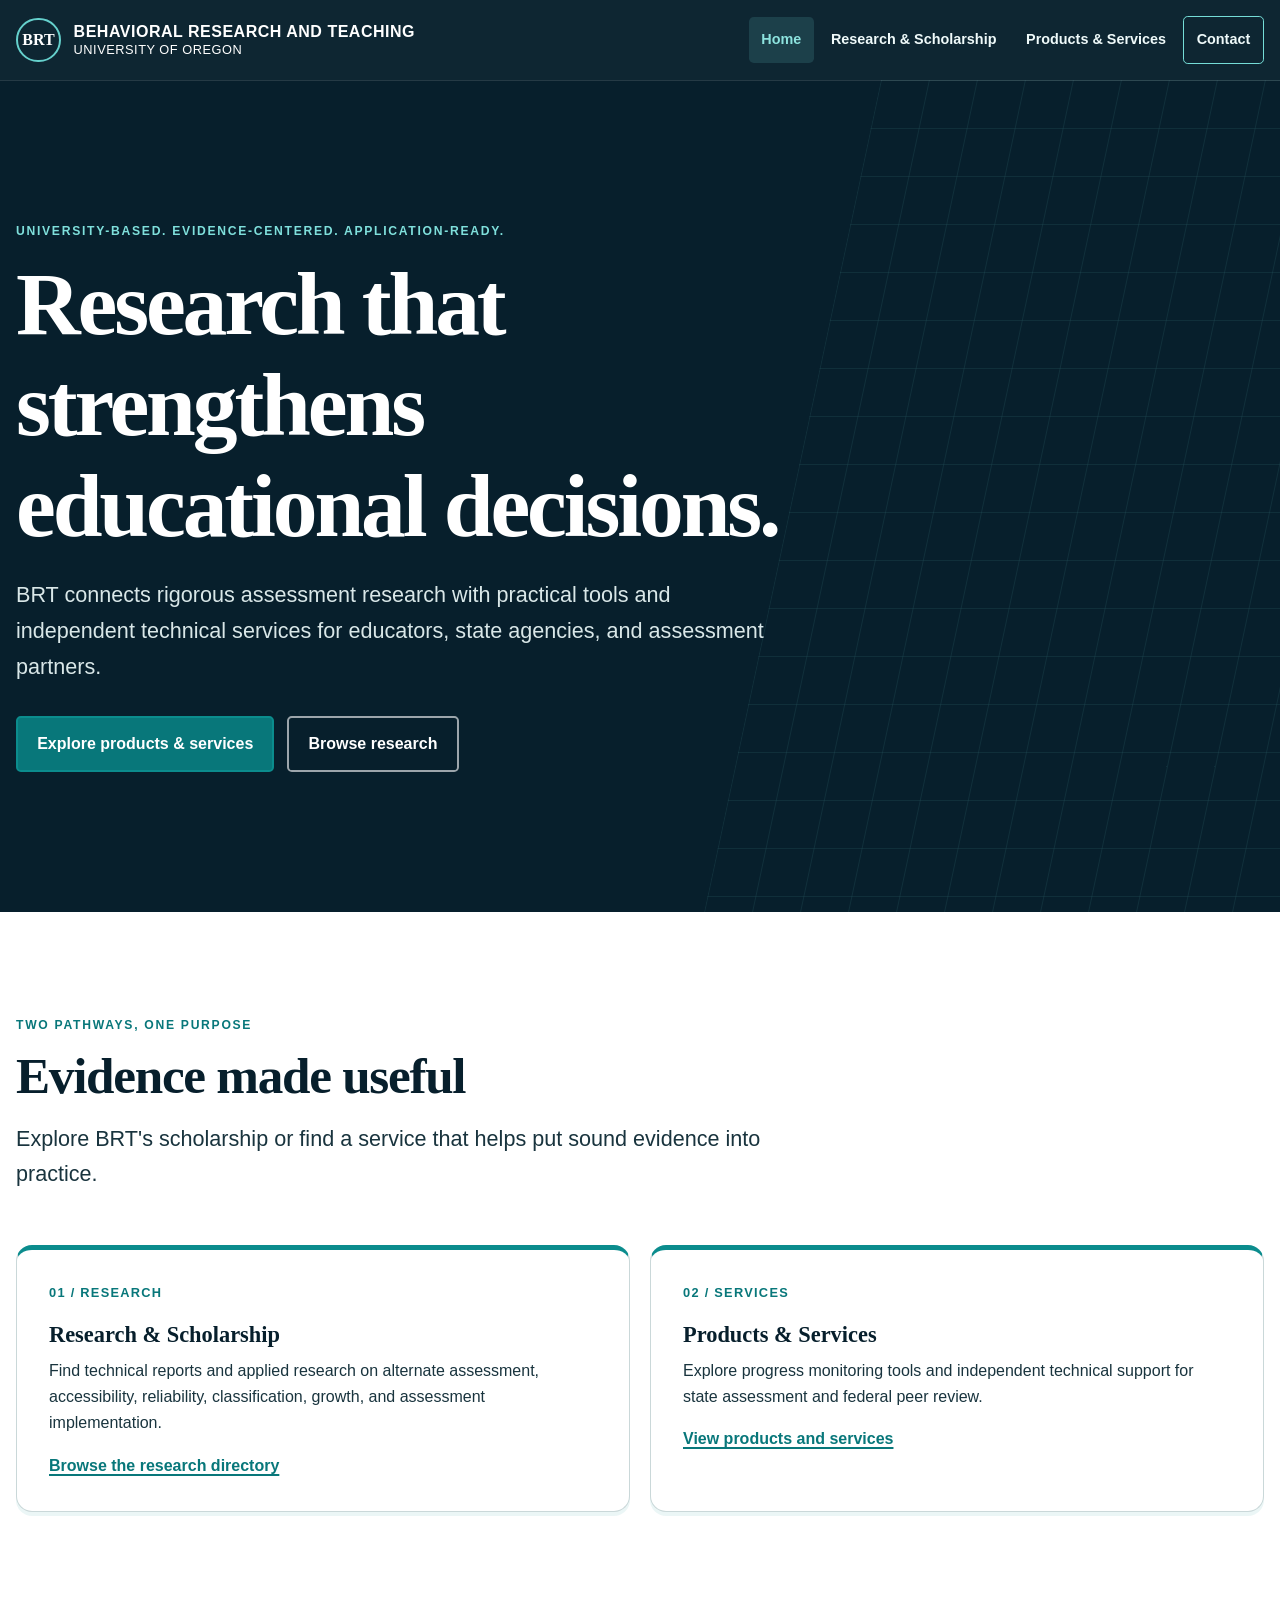
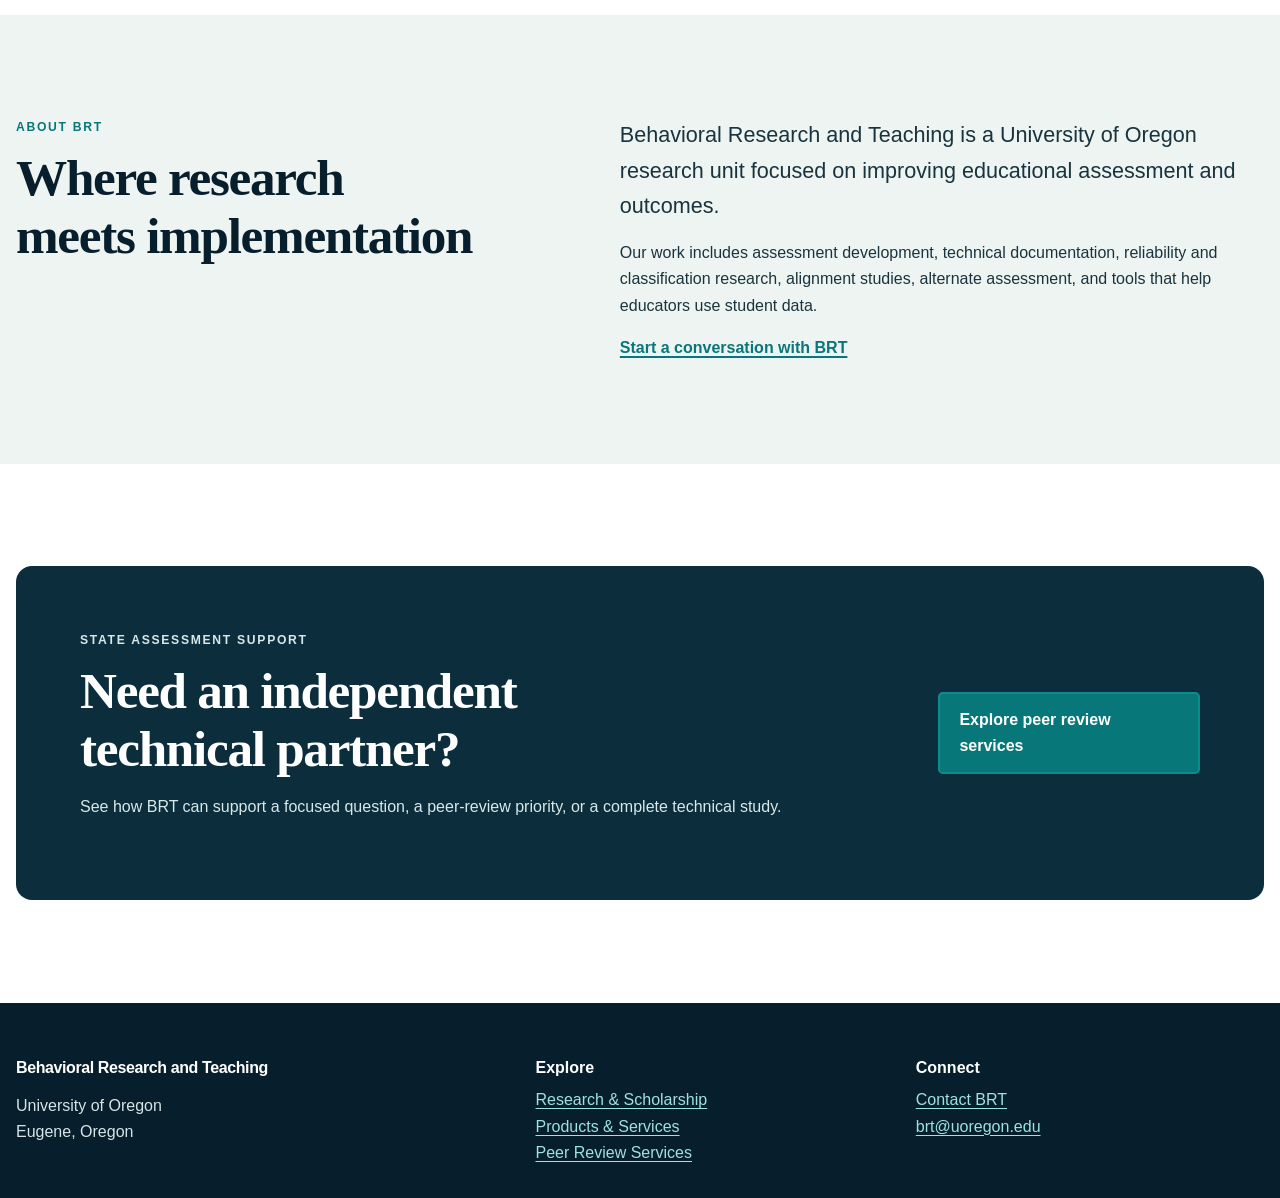
<file: services-preview.html>
<!doctype html><html lang="en"><head><meta charset="utf-8"><meta name="viewport" content="width=device-width,initial-scale=1"><meta name="description" content="Behavioral Research and Teaching advances educational assessment through research, technical services, and practical tools."><title>Behavioral Research and Teaching | University of Oregon</title><link rel="stylesheet" href="css/styles.css"><script src="js/main.js" defer></script></head><body>
<a class="skip-link" href="#main">Skip to main content</a><header class="site-header"><div class="container header-inner"><a class="brand" href="index.html"><span class="brand-mark">BRT</span><span class="brand-text"><strong>Behavioral Research and Teaching</strong>University of Oregon</span></a><button class="nav-toggle" aria-expanded="false" aria-controls="site-nav">Menu</button><nav class="site-nav" id="site-nav" aria-label="Main navigation"><ul><li><a aria-current="page" href="index.html">Home</a></li><li><a href="research.html">Research &amp; Scholarship</a></li><li><a href="products-services.html">Products &amp; Services</a></li><li><a class="nav-cta" href="contact.html">Contact</a></li></ul></nav></div></header>
<main id="main"><section class="hero"><div class="container hero-inner"><p class="eyebrow on-dark">University-based. Evidence-centered. Application-ready.</p><h1>Research that strengthens educational decisions.</h1><p class="lead">BRT connects rigorous assessment research with practical tools and independent technical services for educators, state agencies, and assessment partners.</p><div class="hero-actions"><a class="button" href="products-services.html">Explore products &amp; services</a><a class="button secondary" href="research.html">Browse research</a></div></div></section>
<section class="section"><div class="container"><div class="section-head"><div><p class="eyebrow">Two pathways, one purpose</p><h2>Evidence made useful</h2><p class="lead">Explore BRT's scholarship or find a service that helps put sound evidence into practice.</p></div></div><div class="grid two"><article class="card pathway"><span class="number">01 / RESEARCH</span><h3>Research &amp; Scholarship</h3><p>Find technical reports and applied research on alternate assessment, accessibility, reliability, classification, growth, and assessment implementation.</p><p><a class="text-link" href="research.html">Browse the research directory</a></p></article><article class="card pathway"><span class="number">02 / SERVICES</span><h3>Products &amp; Services</h3><p>Explore progress monitoring tools and independent technical support for state assessment and federal peer review.</p><p><a class="text-link" href="products-services.html">View products and services</a></p></article></div></div></section>
<section class="section mist"><div class="container split"><div><p class="eyebrow">About BRT</p><h2>Where research meets implementation</h2></div><div><p class="lead">Behavioral Research and Teaching is a University of Oregon research unit focused on improving educational assessment and outcomes.</p><p>Our work includes assessment development, technical documentation, reliability and classification research, alignment studies, alternate assessment, and tools that help educators use student data.</p><a class="text-link" href="contact.html">Start a conversation with BRT</a></div></div></section>
<section class="section"><div class="container cta"><div><p class="eyebrow on-dark">State assessment support</p><h2>Need an independent technical partner?</h2><p>See how BRT can support a focused question, a peer-review priority, or a complete technical study.</p></div><a class="button" href="peer-review-services.html">Explore peer review services</a></div></section></main>
<footer class="site-footer"><div class="container"><div class="footer-grid"><div><h2>Behavioral Research and Teaching</h2><p>University of Oregon<br>Eugene, Oregon</p></div><div><h3>Explore</h3><ul><li><a href="research.html">Research &amp; Scholarship</a></li><li><a href="products-services.html">Products &amp; Services</a></li><li><a href="peer-review-services.html">Peer Review Services</a></li></ul></div><div><h3>Connect</h3><ul><li><a href="contact.html">Contact BRT</a></li><li><a href="mailto:brt@uoregon.edu">brt@uoregon.edu</a></li></ul></div></div></div></footer></body></html>
</file>
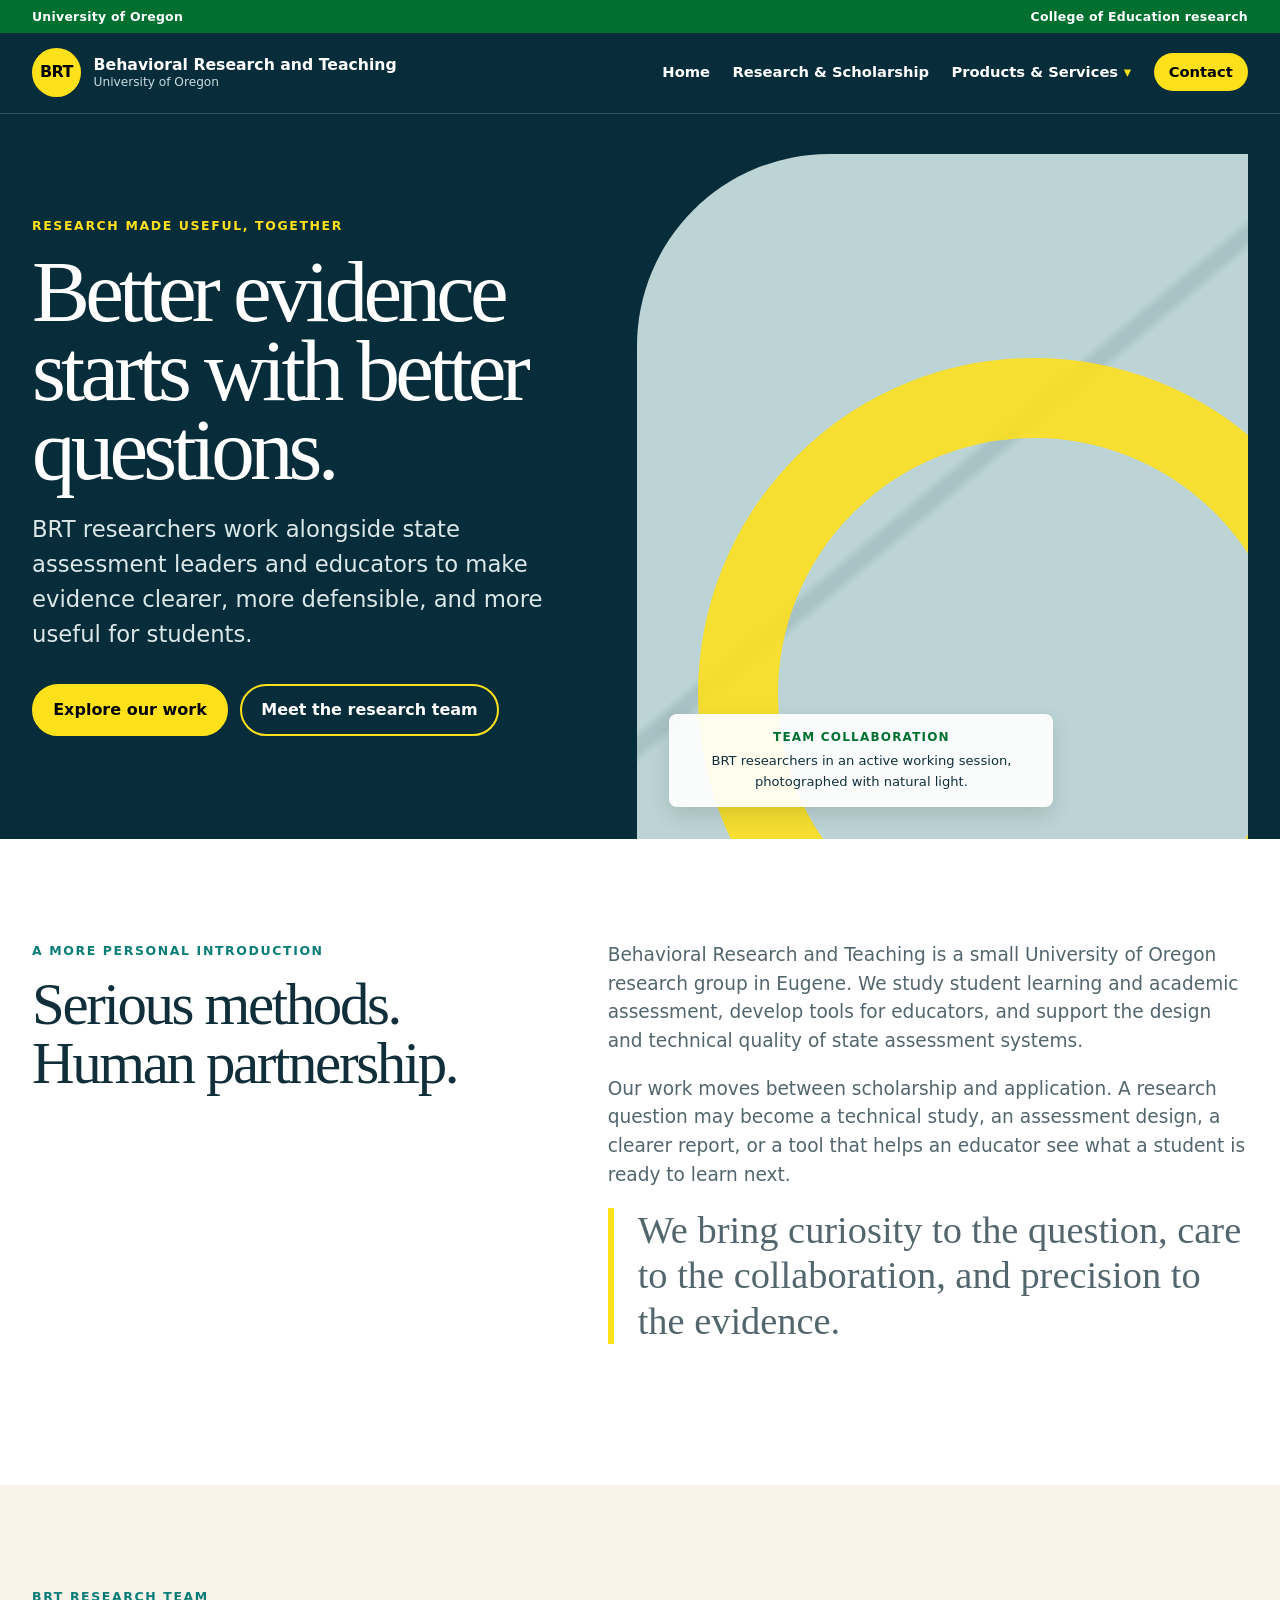
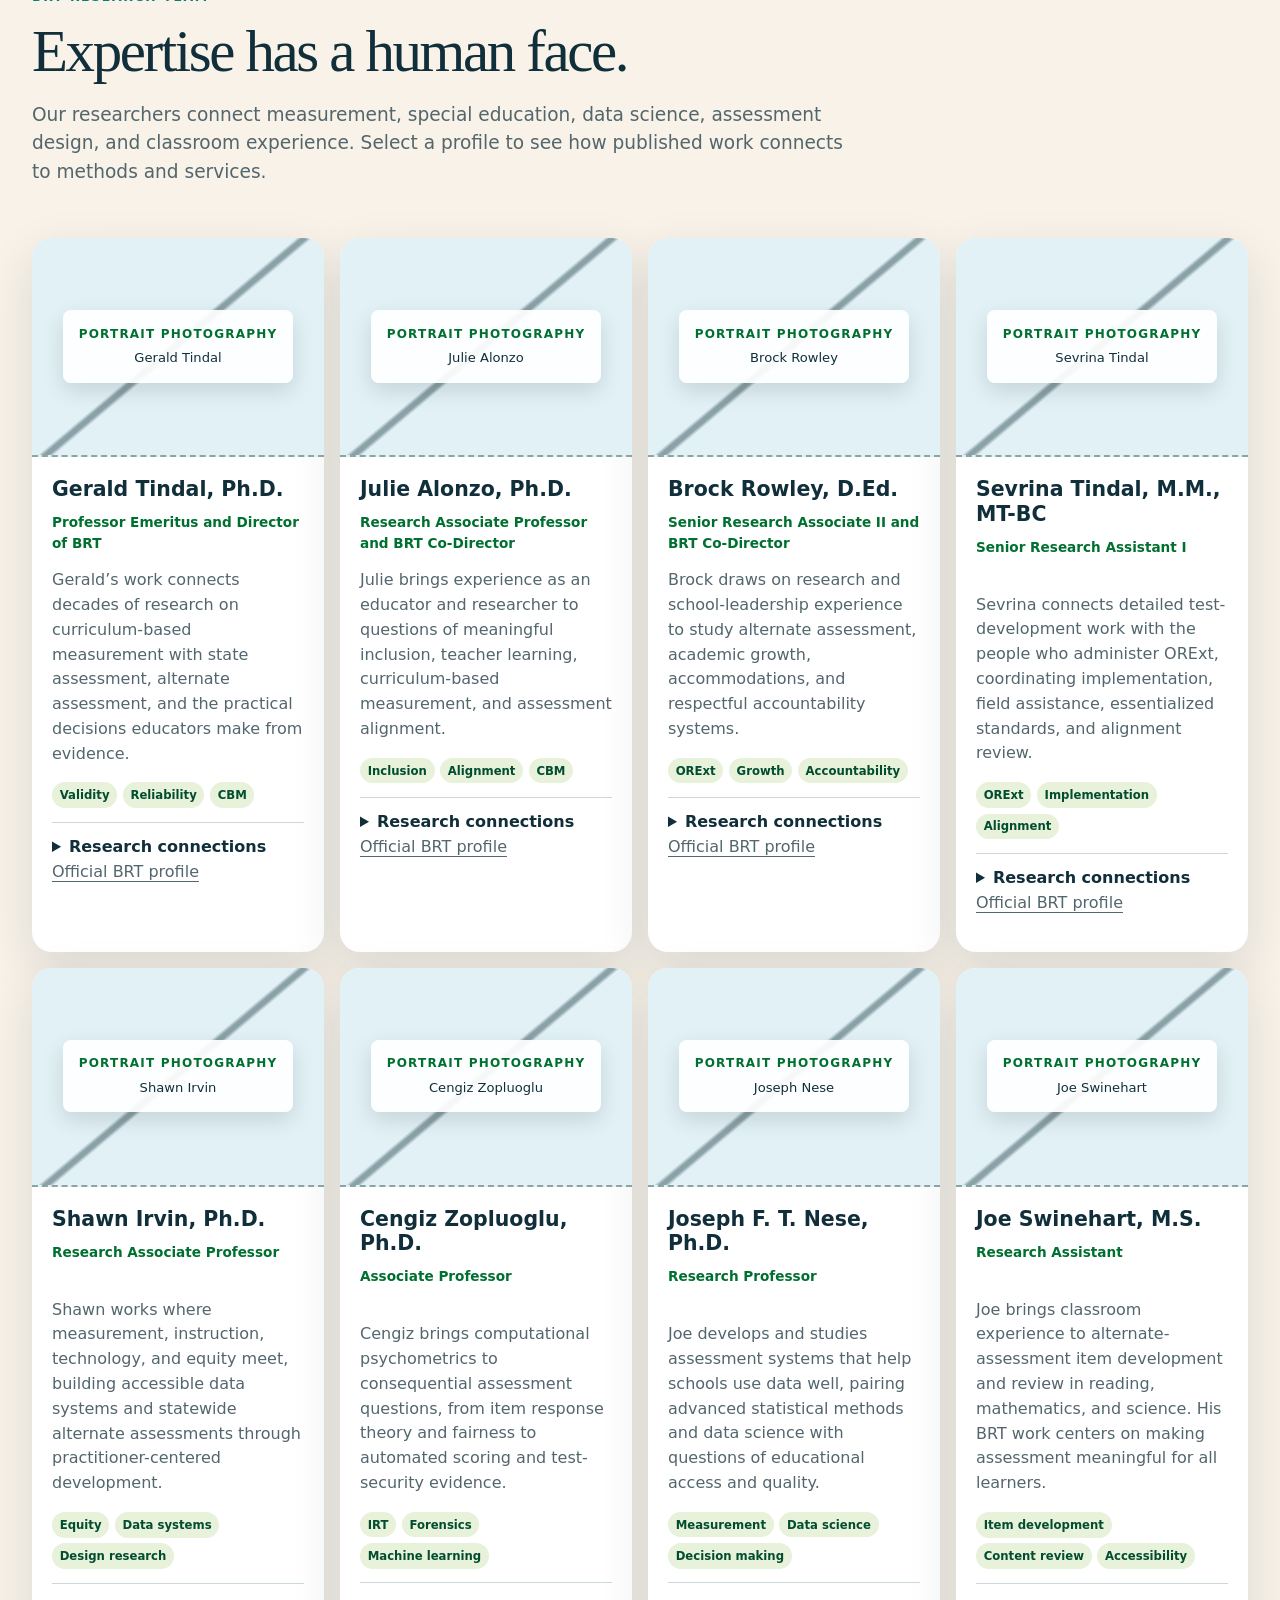
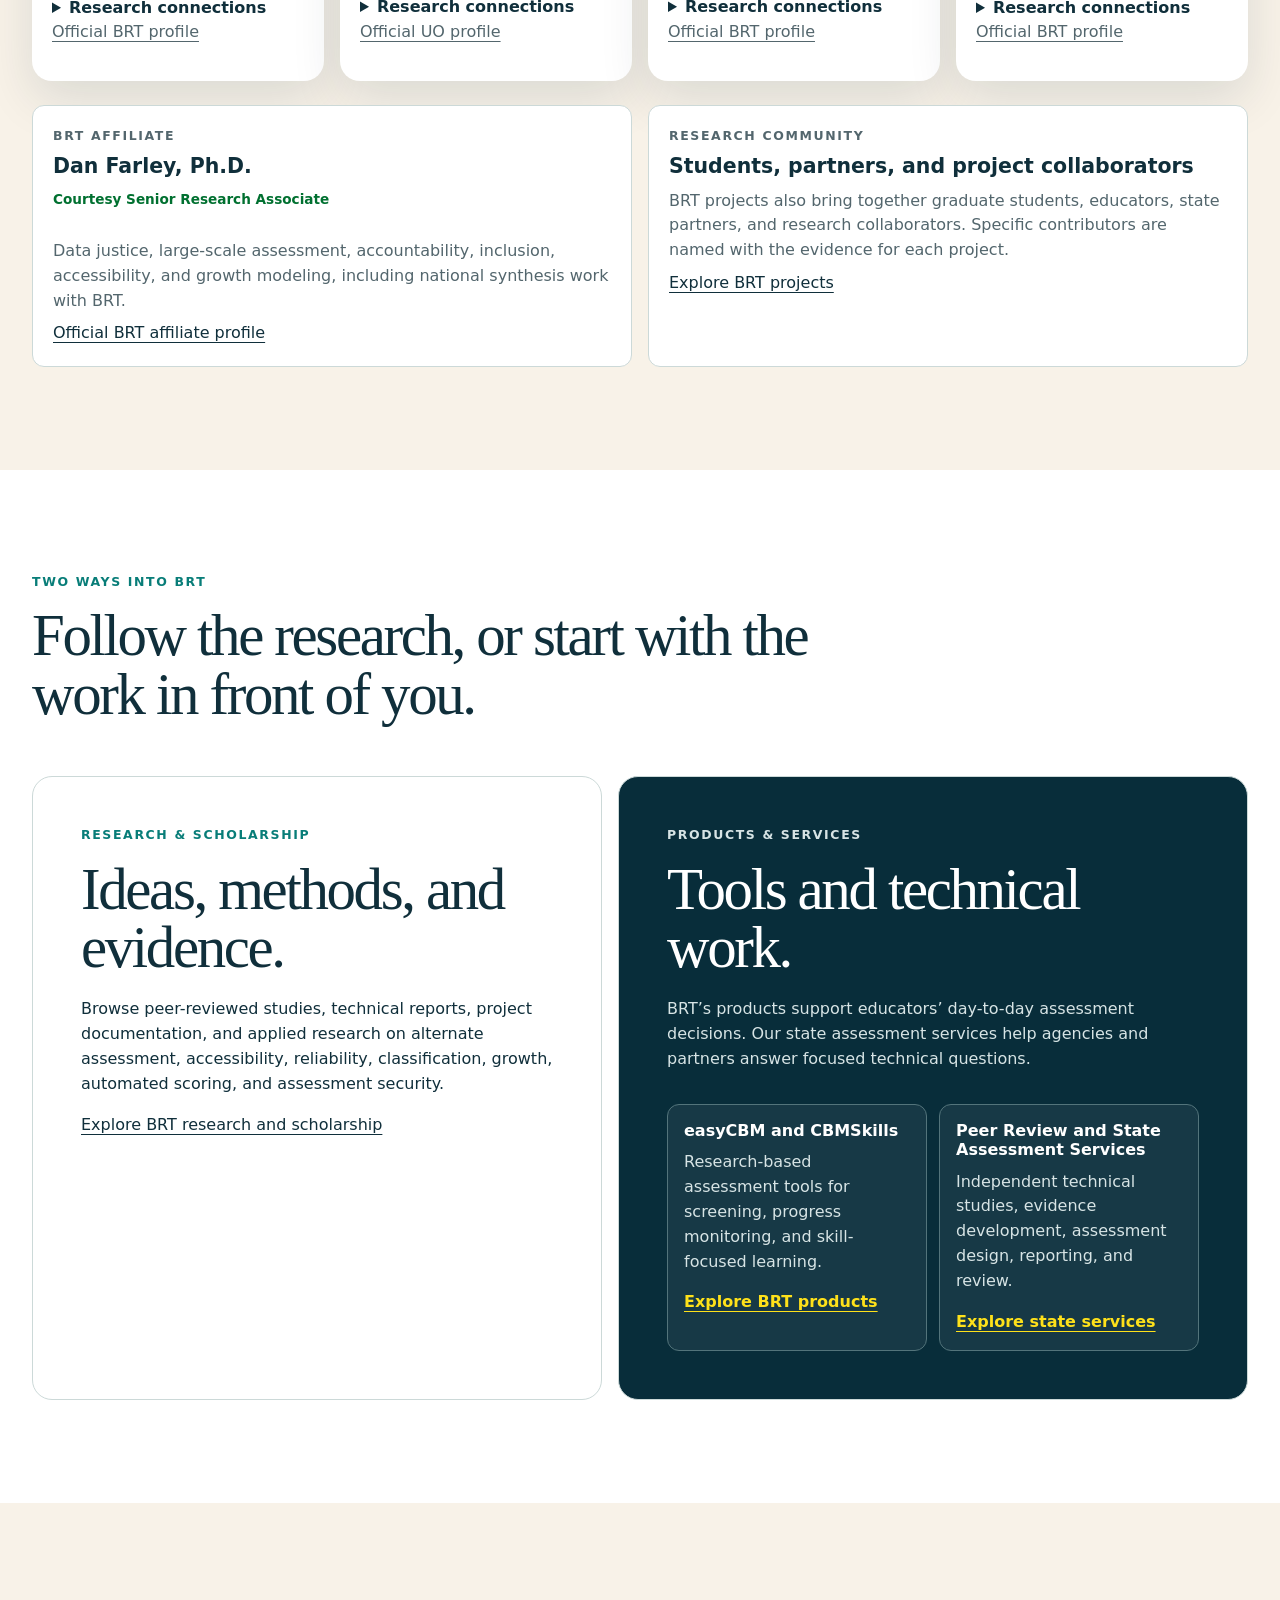
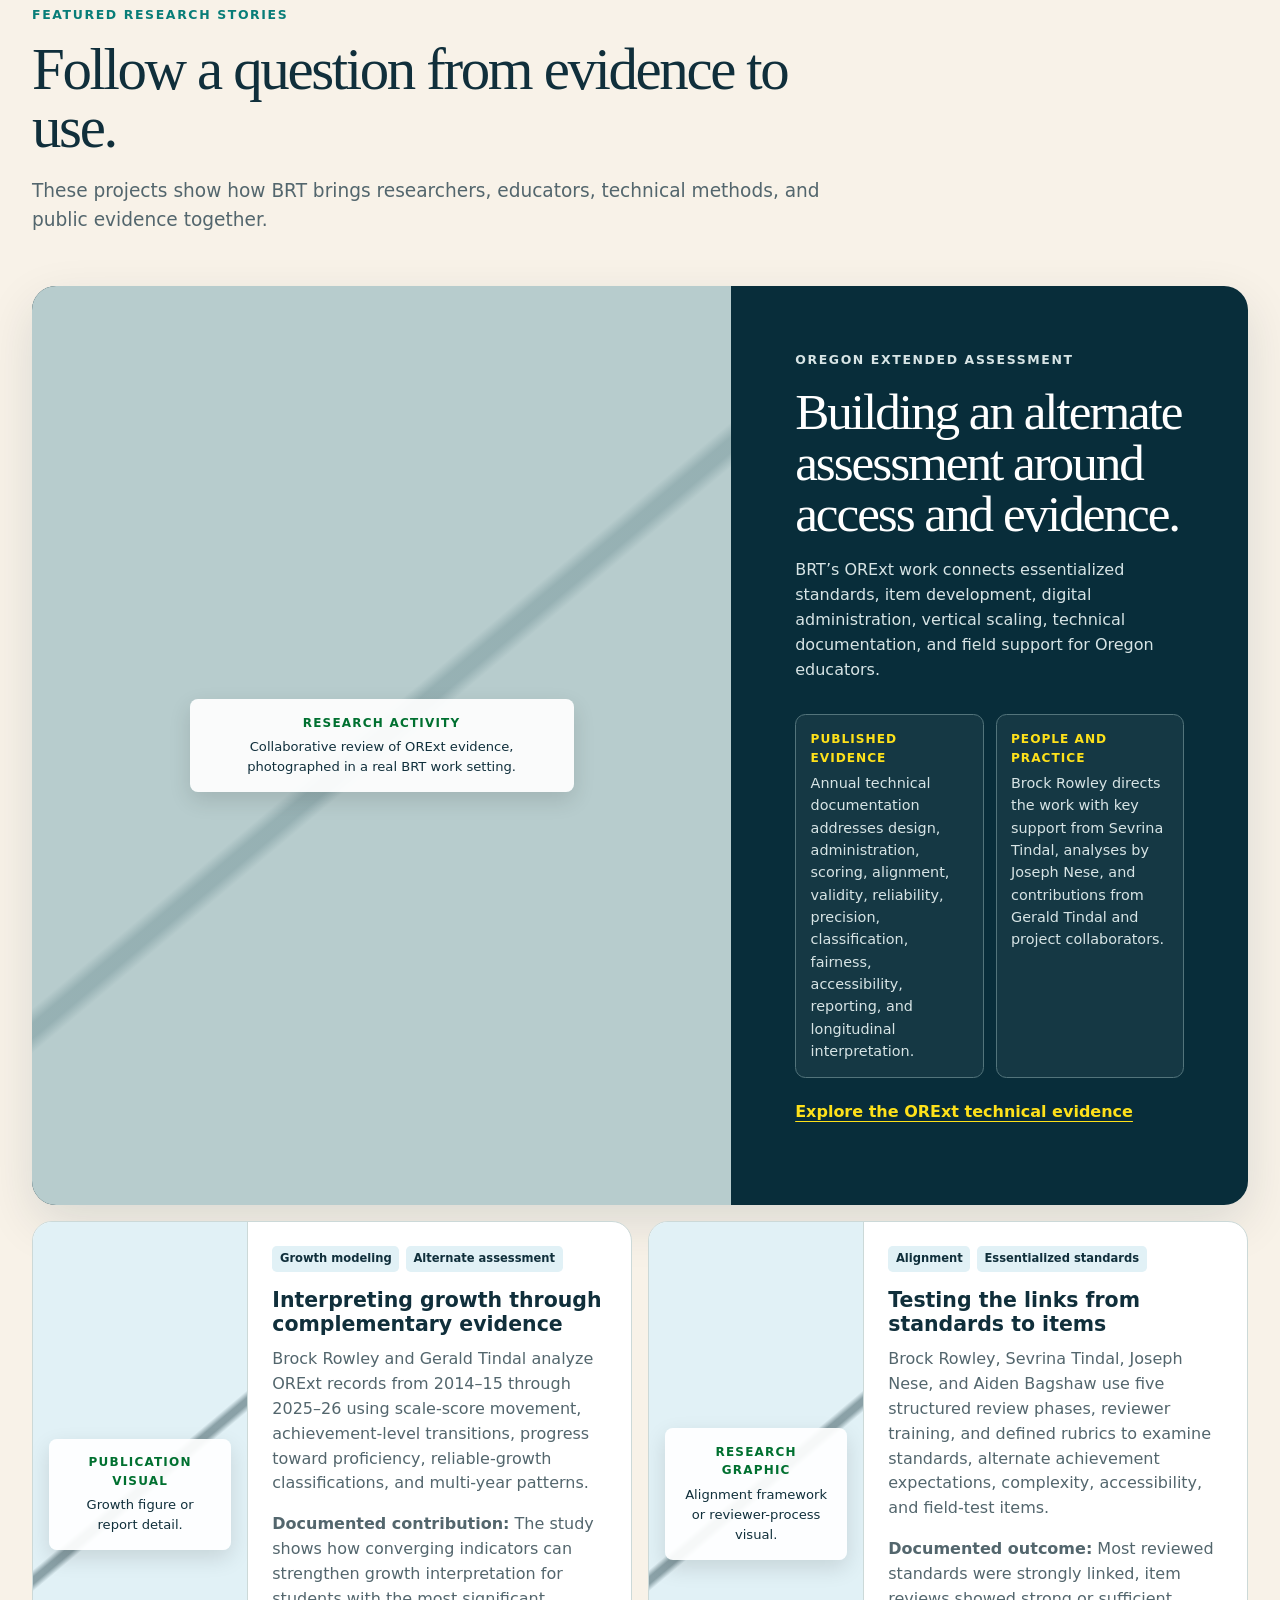
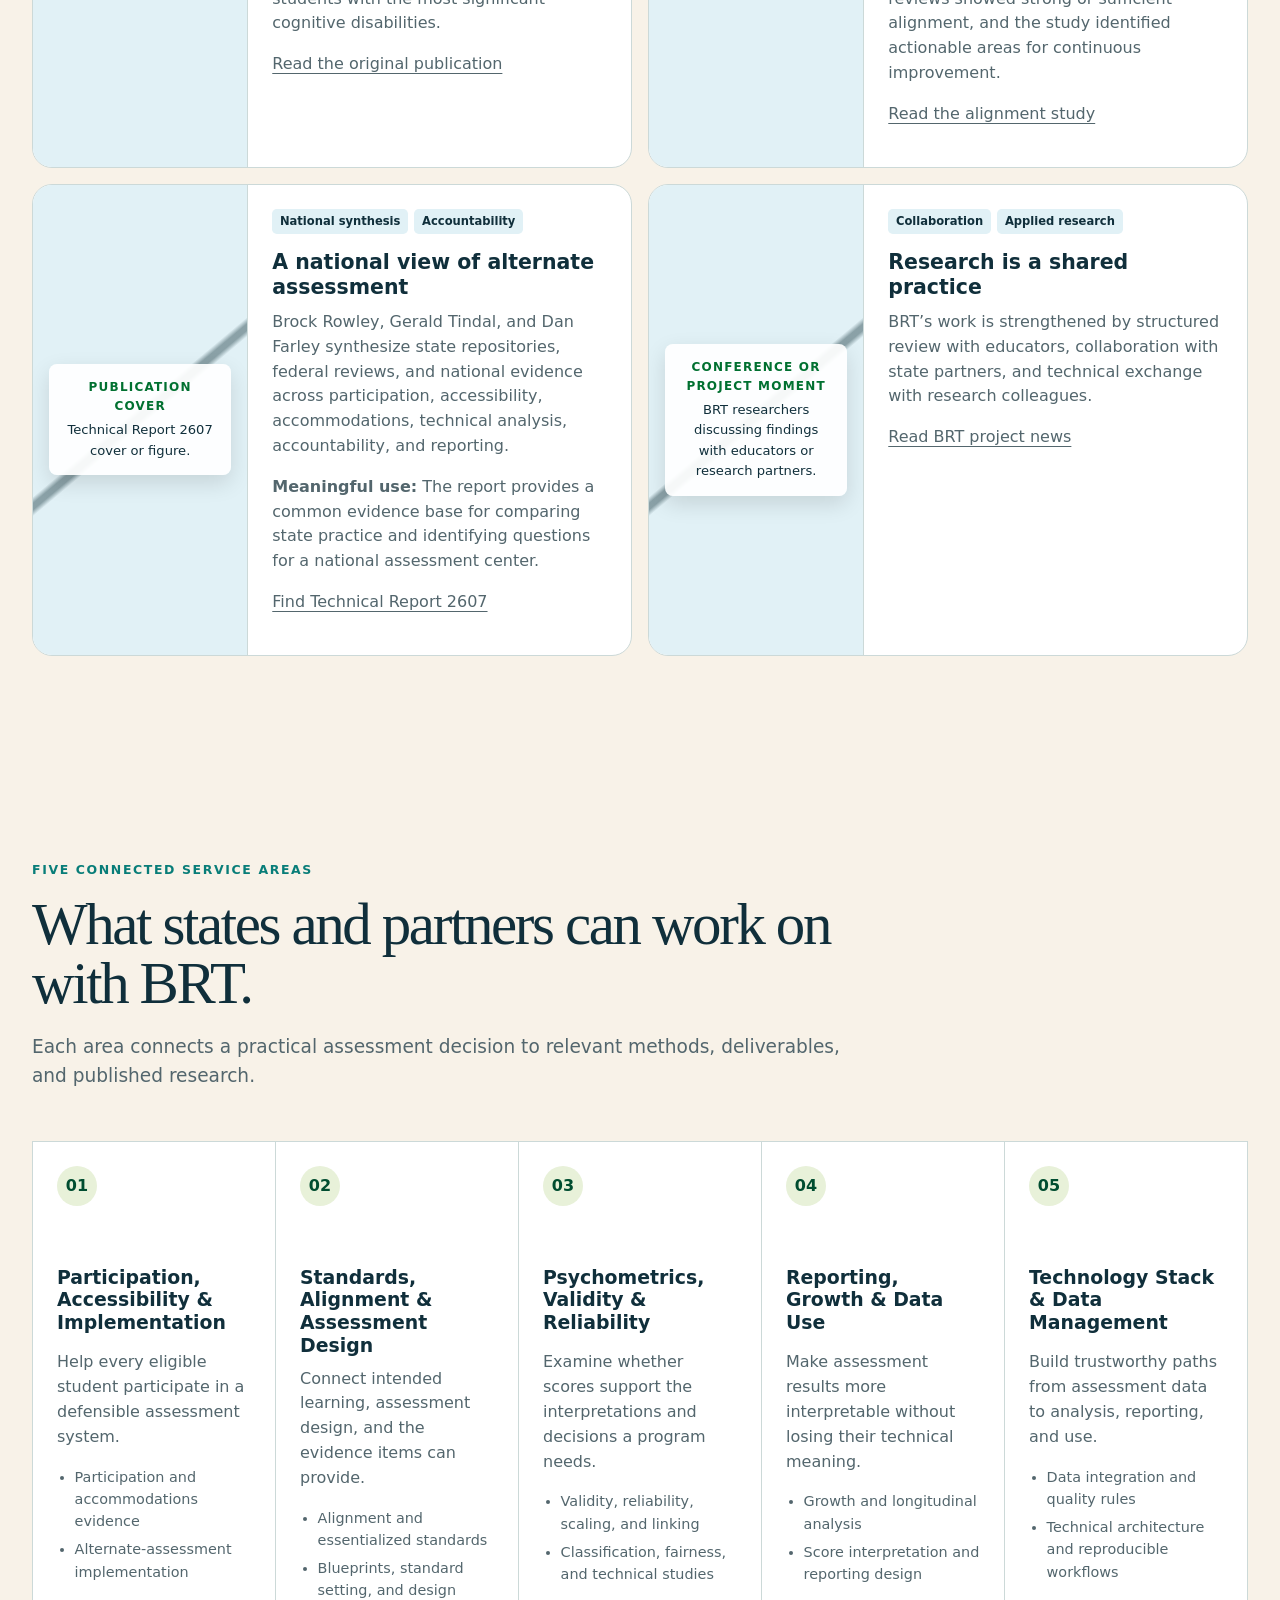
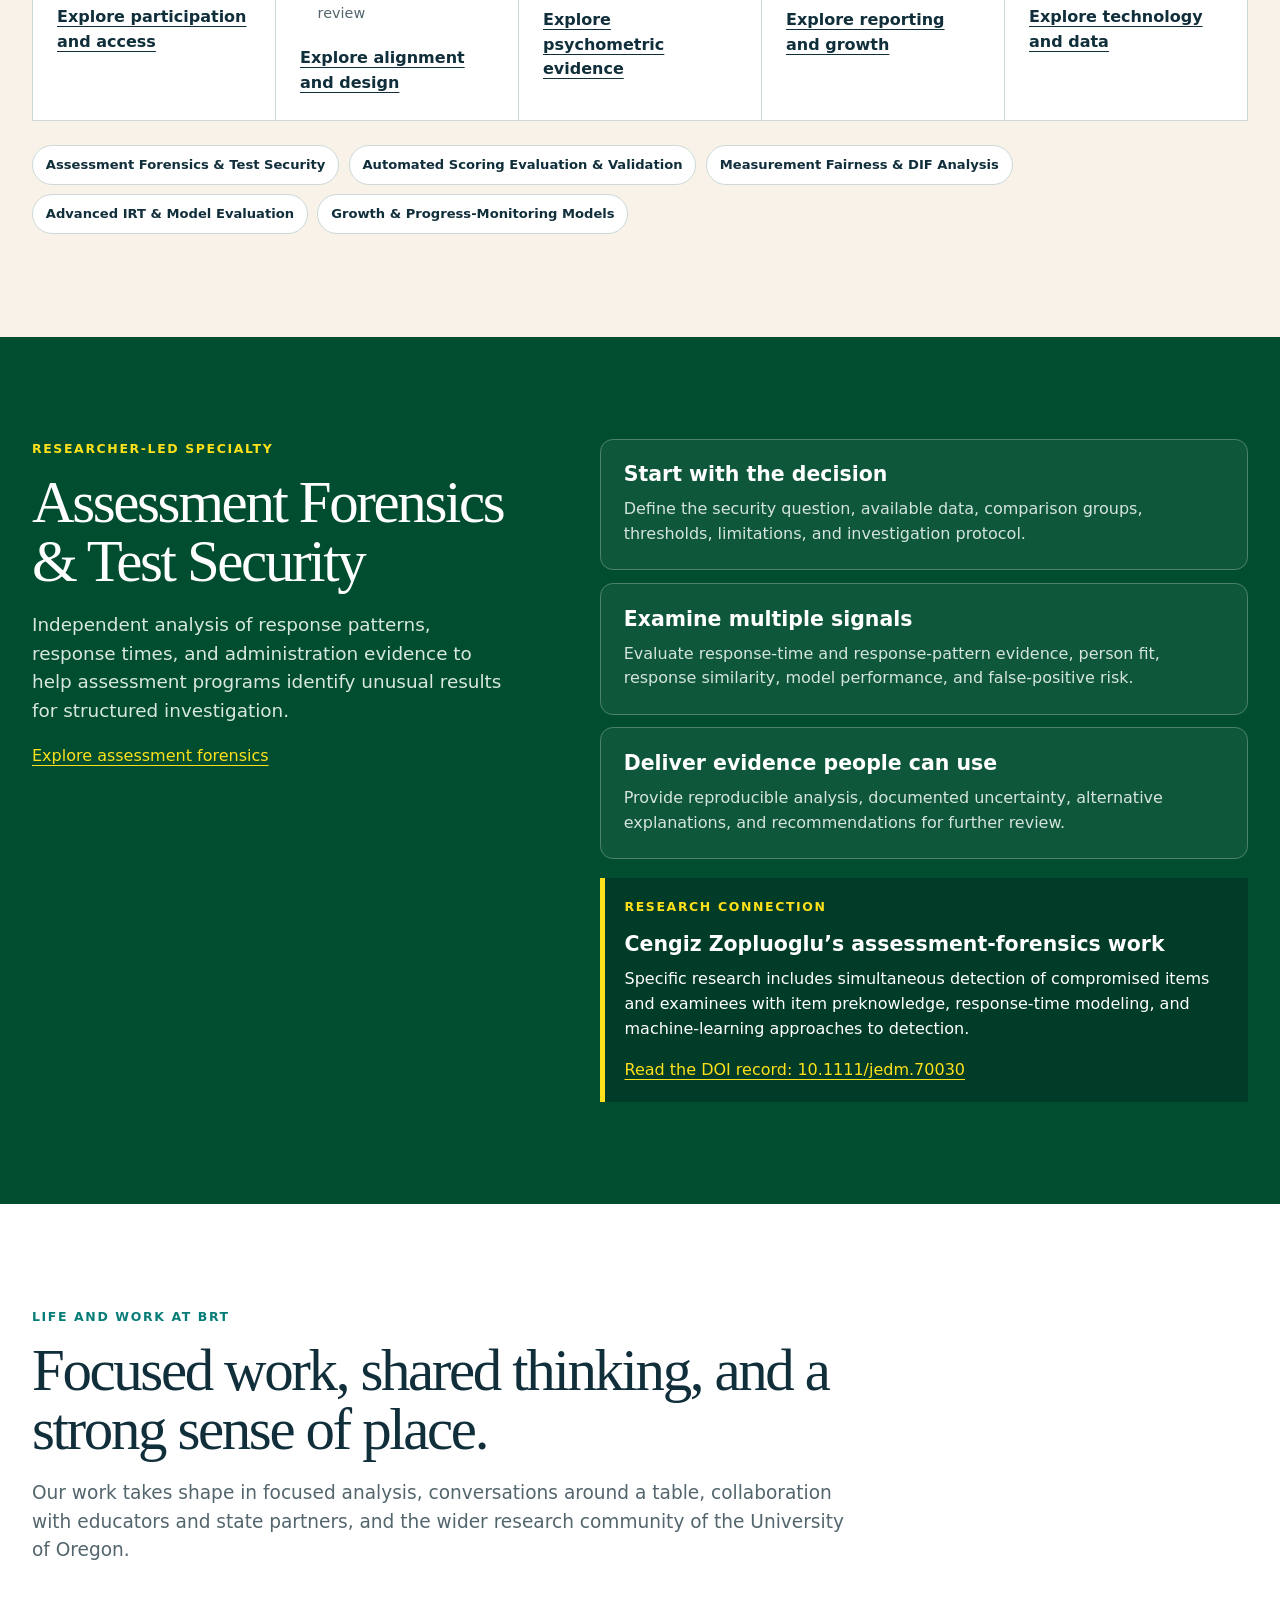
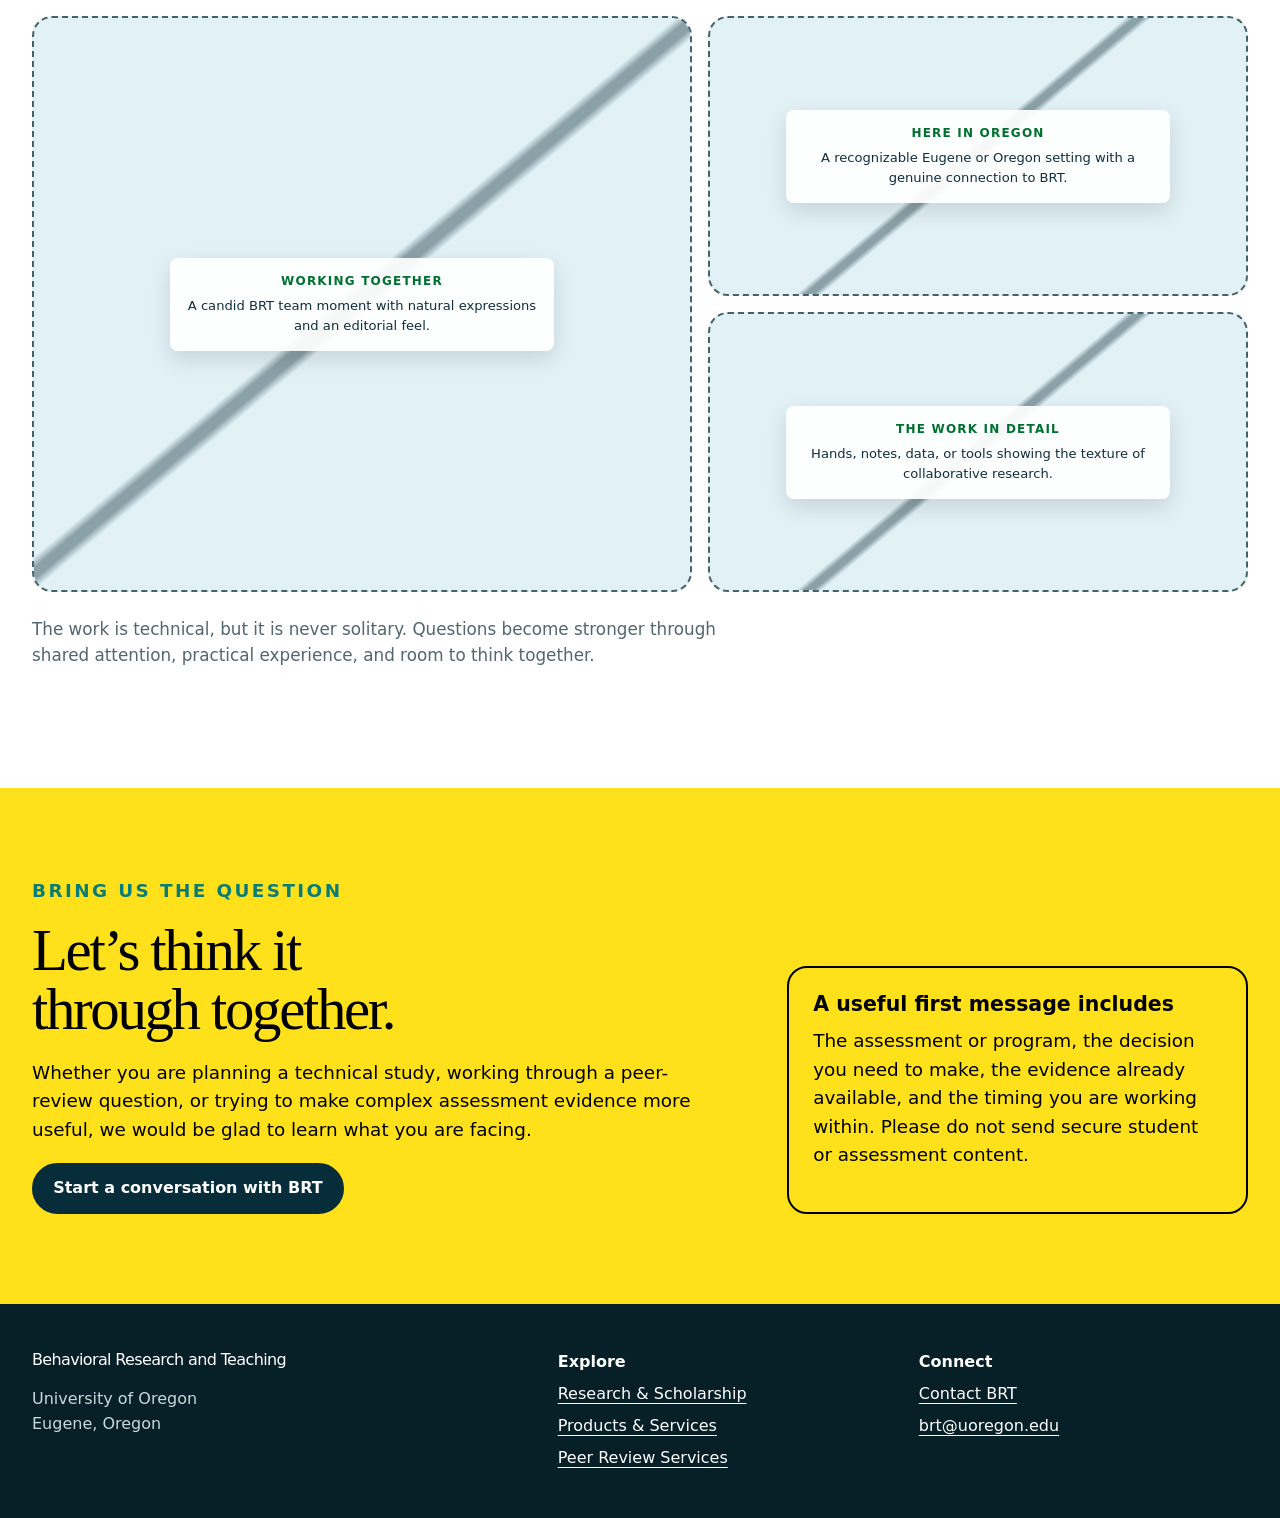
<file: design-lab/people-first.html>
<!doctype html>
<html lang="en">
<head>
  <meta charset="utf-8">
  <meta name="viewport" content="width=device-width, initial-scale=1">
  <meta name="description" content="A people-first public website design exploration for Behavioral Research and Teaching at the University of Oregon.">
  <title>People-First Design Exploration | BRT</title>
  <style>
    :root {
      --ink: #102f3b;
      --navy: #082d3a;
      --teal: #087d78;
      --uo-green: #007030;
      --uo-yellow: #fee11a;
      --evergreen: #004d30;
      --lichen: #e8f1d9;
      --limestone: #f8f2e8;
      --fog: #e1f1f6;
      --white: #fff;
      --muted: #53666d;
      --line: #ccd9d8;
      --focus: #f5a604;
      --shadow: 0 18px 50px rgba(8, 45, 58, .12);
      --radius: 1.25rem;
      --max: 76rem;
      --sans: "Source Sans 3", "Source Sans Pro", system-ui, -apple-system, BlinkMacSystemFont, "Segoe UI", sans-serif;
      --serif: Newsreader, Georgia, serif;
    }
    * { box-sizing: border-box; }
    html { scroll-behavior: smooth; }
    body { margin: 0; color: var(--ink); background: var(--white); font-family: var(--sans); line-height: 1.55; }
    img, svg { display: block; max-width: 100%; }
    a { color: inherit; text-underline-offset: .22em; text-decoration-thickness: .08em; }
    a:hover { text-decoration-thickness: .14em; }
    button, a { -webkit-tap-highlight-color: transparent; }
    :focus-visible { outline: .22rem solid var(--focus); outline-offset: .22rem; }
    .skip { position: fixed; top: .5rem; left: .5rem; z-index: 100; padding: .7rem 1rem; background: var(--uo-yellow); color: #000; transform: translateY(-150%); }
    .skip:focus { transform: none; }
    .container { width: min(calc(100% - 2rem), var(--max)); margin-inline: auto; }
    .uo-bar { padding: .42rem 1rem; color: #fff; background: var(--uo-green); font-size: .78rem; font-weight: 750; letter-spacing: .02em; }
    .uo-bar .container { display: flex; justify-content: space-between; gap: 1rem; }
    .site-header { position: relative; z-index: 10; border-bottom: 1px solid rgba(255,255,255,.16); background: var(--navy); color: #fff; }
    .header-inner { min-height: 5rem; display: flex; align-items: center; justify-content: space-between; gap: 2rem; }
    .brand { display: inline-flex; align-items: center; gap: .8rem; text-decoration: none; }
    .brand-mark { display: grid; place-items: center; width: 3.05rem; aspect-ratio: 1; border-radius: 50%; background: var(--uo-yellow); color: #000; font-size: 1rem; font-weight: 900; letter-spacing: -.04em; }
    .brand-copy { display: grid; font-size: .76rem; line-height: 1.2; color: #c9dcdf; }
    .brand-copy strong { color: #fff; font-size: .98rem; }
    .nav-toggle { display: none; border: 1px solid #8bb2b8; border-radius: .4rem; padding: .55rem .75rem; color: #fff; background: transparent; font: inherit; font-weight: 700; }
    nav ul { display: flex; align-items: center; gap: 1.4rem; list-style: none; margin: 0; padding: 0; }
    nav a { color: #fff; font-size: .92rem; font-weight: 700; text-decoration: none; }
    nav a:not(.nav-cta):hover { color: var(--uo-yellow); }
    .nav-cta { padding: .65rem .95rem; border-radius: 999px; background: var(--uo-yellow); color: #000; }
    .nav-group { position: relative; }
    .nav-group summary { cursor: pointer; color: #fff; font-size: .92rem; font-weight: 700; list-style: none; }
    .nav-group summary::-webkit-details-marker { display: none; }
    .nav-group summary::after { margin-left: .35rem; content: "▾"; color: var(--uo-yellow); }
    .nav-group[open] summary::after { content: "▴"; }
    .subnav { position: absolute; top: calc(100% + 1rem); right: 0; z-index: 12; width: 21rem; padding: .65rem !important; border: 1px solid #58747a; border-radius: .75rem; background: #fff; box-shadow: var(--shadow); }
    .subnav li + li { border-top: 1px solid var(--line); }
    .subnav a { display: block; padding: .7rem; color: var(--ink); }
    .subnav a:hover { color: var(--uo-green) !important; background: var(--lichen); }
    .hero { overflow: hidden; background: var(--navy); color: #fff; }
    .hero-grid { min-height: 43rem; display: grid; grid-template-columns: minmax(0, .94fr) minmax(28rem, 1.06fr); align-items: center; gap: clamp(2rem, 5vw, 6rem); }
    .hero-copy { position: relative; z-index: 2; padding-block: clamp(4rem, 8vw, 7.5rem); }
    .eyebrow { margin: 0 0 1rem; color: var(--teal); font-size: .78rem; font-weight: 900; letter-spacing: .13em; text-transform: uppercase; }
    .hero .eyebrow { color: var(--uo-yellow); }
    h1, h2, h3, p { margin-top: 0; }
    h1 { max-width: 12ch; margin-bottom: 1.4rem; font-family: var(--serif); font-size: clamp(3.4rem, 6.8vw, 6.5rem); font-weight: 500; letter-spacing: -.055em; line-height: .91; }
    h2 { margin-bottom: 1.2rem; font-family: var(--serif); font-size: clamp(2.35rem, 4.6vw, 4.6rem); font-weight: 500; letter-spacing: -.04em; line-height: 1; }
    h3 { margin-bottom: .65rem; font-size: 1.28rem; line-height: 1.2; }
    .hero-lead { max-width: 38rem; margin-bottom: 2rem; color: #dbe8e9; font-size: clamp(1.15rem, 1.8vw, 1.42rem); }
    .button-row { display: flex; flex-wrap: wrap; gap: .75rem; }
    .button { display: inline-flex; min-height: 3rem; align-items: center; justify-content: center; border: 2px solid var(--uo-yellow); border-radius: 999px; padding: .72rem 1.2rem; background: var(--uo-yellow); color: #000; font-weight: 850; text-decoration: none; }
    .button.secondary { background: transparent; color: #fff; }
    .button.dark { border-color: var(--navy); background: var(--navy); color: #fff; }
    .hero-media { position: relative; align-self: stretch; min-height: 36rem; }
    .photo-placeholder { position: relative; overflow: hidden; display: grid; place-items: center; min-height: 18rem; border: 2px dashed currentColor; color: #466269; background: var(--fog); }
    .photo-placeholder::before { position: absolute; inset: 0; content: ""; opacity: .56; background: linear-gradient(140deg, transparent 48%, currentColor 49%, currentColor 50%, transparent 51%); }
    .photo-label { position: relative; z-index: 1; max-width: 24rem; margin: 1rem; padding: .9rem 1rem; border-radius: .5rem; background: rgba(255,255,255,.92); color: var(--ink); font-size: .82rem; text-align: center; box-shadow: 0 8px 22px rgba(0,0,0,.12); }
    .photo-label strong { display: block; margin-bottom: .3rem; color: var(--uo-green); font-size: .75rem; letter-spacing: .1em; text-transform: uppercase; }
    .hero-photo { position: absolute; inset: 2.5rem 0 0; min-height: auto; border: 0; border-radius: 12rem 0 0 0; color: #99b4b8; background: #bcd4d5; }
    .hero-photo::after { position: absolute; right: -20%; bottom: -28%; width: 32rem; aspect-ratio: 1; border: 5rem solid var(--uo-yellow); border-radius: 50%; content: ""; opacity: .88; }
    .hero-photo .photo-label { align-self: end; justify-self: start; margin: 0 0 2rem 2rem; }
    .section { padding-block: clamp(4.5rem, 8vw, 8rem); }
    .section-head { max-width: 52rem; margin-bottom: clamp(2rem, 4vw, 3.4rem); }
    .section-head p:last-child, .intro-copy { color: var(--muted); font-size: 1.16rem; }
    .intro-grid { display: grid; grid-template-columns: minmax(0, .85fr) minmax(26rem, 1.15fr); gap: clamp(3rem, 8vw, 8rem); align-items: start; }
    .intro-pull { padding-left: 1.5rem; border-left: .42rem solid var(--uo-yellow); font-family: var(--serif); font-size: clamp(1.55rem, 3vw, 2.5rem); line-height: 1.18; }
    .paper { background: var(--limestone); }
    .cards { display: grid; grid-template-columns: repeat(4, 1fr); gap: 1rem; }
    .person-card { overflow: hidden; border-radius: var(--radius); background: #fff; box-shadow: var(--shadow); }
    .person-card .photo-placeholder { aspect-ratio: 4/3; min-height: 0; border-width: 0 0 2px; border-color: #8ba4a6; }
    .person-copy { padding: 1.25rem; }
    .person-copy p { color: var(--muted); }
    .person-role { min-height: 2.65rem; color: var(--uo-green) !important; font-size: .85rem; font-weight: 850; }
    .person-tags { display: flex; flex-wrap: wrap; gap: .35rem; margin: .85rem 0; }
    .person-tags span { padding: .24rem .48rem; border-radius: 999px; background: var(--lichen); color: var(--evergreen); font-size: .73rem; font-weight: 750; }
    .person-card details { border-top: 1px solid var(--line); padding-top: .75rem; }
    .person-card summary { cursor: pointer; font-weight: 850; }
    .person-card dl { margin-bottom: 0; font-size: .86rem; }
    .person-card dt { margin-top: .75rem; color: var(--uo-green); font-weight: 850; }
    .person-card dd { margin: .15rem 0 0; color: var(--muted); }
    .person-copy small { display: block; margin-top: .9rem; color: #68777b; }
    .story { display: grid; grid-template-columns: 1.15fr .85fr; border-radius: calc(var(--radius) * 1.2); overflow: hidden; background: var(--navy); color: #fff; box-shadow: var(--shadow); }
    .story .photo-placeholder { min-height: 34rem; border: 0; color: #7d9ca0; background: #b7cccd; }
    .story-copy { display: flex; flex-direction: column; justify-content: center; padding: clamp(2rem, 5vw, 4.5rem); }
    .story-copy h2 { font-size: clamp(2.2rem, 4vw, 3.8rem); }
    .story-copy p { color: #d7e4e5; }
    .story-evidence { display: grid; grid-template-columns: 1fr 1fr; gap: .75rem; margin: 1rem 0 1.4rem; }
    .story-evidence div { padding: .9rem; border: 1px solid #53747b; border-radius: .65rem; background: rgba(255,255,255,.05); }
    .story-evidence dt { color: var(--uo-yellow); font-size: .76rem; font-weight: 850; letter-spacing: .08em; text-transform: uppercase; }
    .story-evidence dd { margin: .3rem 0 0; color: #d7e4e5; font-size: .9rem; }
    .text-link { color: var(--uo-yellow); font-weight: 850; }
    .pathways { display: grid; grid-template-columns: .95fr 1.05fr; gap: 1rem; }
    .pathway-card { min-height: 25rem; padding: clamp(1.5rem, 4vw, 3rem); border: 1px solid var(--line); border-radius: var(--radius); background: #fff; }
    .pathway-card.products { color: #fff; background: var(--navy); }
    .pathway-card.products p { color: #d7e4e5; }
    .pathway-options { display: grid; grid-template-columns: 1fr 1fr; gap: .75rem; margin-top: 2rem; }
    .pathway-option { padding: 1rem; border: 1px solid #53747b; border-radius: .75rem; background: rgba(255,255,255,.06); }
    .pathway-option h3 { font-size: 1rem; }
    .pathway-option a { color: var(--uo-yellow); font-weight: 800; }
    .story-grid { display: grid; grid-template-columns: repeat(2, 1fr); gap: 1rem; }
    .research-story { overflow: hidden; display: grid; grid-template-columns: .72fr 1.28fr; min-height: 25rem; border: 1px solid var(--line); border-radius: var(--radius); background: #fff; }
    .research-story .photo-placeholder { min-height: 100%; border: 0; border-right: 1px solid var(--line); }
    .research-story-copy { padding: 1.5rem; }
    .research-story-copy p { color: var(--muted); }
    .story-meta { display: flex; flex-wrap: wrap; gap: .4rem; margin-bottom: 1rem; }
    .story-meta span { padding: .25rem .48rem; border-radius: .3rem; background: var(--fog); font-size: .72rem; font-weight: 800; }
    .services { display: grid; grid-template-columns: repeat(5, 1fr); gap: 1px; border: 1px solid var(--line); background: var(--line); }
    .service { min-height: 21rem; padding: 1.5rem; background: #fff; }
    .service-number { display: inline-grid; place-items: center; width: 2.5rem; aspect-ratio: 1; margin-bottom: 3.7rem; border-radius: 50%; background: var(--lichen); color: var(--evergreen); font-weight: 900; }
    .service h3 { min-height: 4.65rem; font-size: 1.18rem; }
    .service p { color: var(--muted); }
    .service ul { margin: 1rem 0 1.4rem; padding-left: 1.1rem; color: var(--muted); font-size: .9rem; }
    .service li + li { margin-top: .35rem; }
    .service > a { font-weight: 850; }
    .specialty-links { display: flex; flex-wrap: wrap; gap: .6rem; margin-top: 1.5rem; }
    .specialty-links a { padding: .55rem .8rem; border: 1px solid var(--line); border-radius: 999px; background: #fff; font-size: .82rem; font-weight: 800; text-decoration: none; }
    .specialty-links a:hover { border-color: var(--uo-green); color: var(--uo-green); }
    .specialty { background: var(--evergreen); color: #fff; }
    .specialty-grid { display: grid; grid-template-columns: .85fr 1.15fr; gap: clamp(3rem, 7vw, 7rem); align-items: start; }
    .sticky { position: sticky; top: 2rem; }
    .specialty .eyebrow, .specialty a { color: var(--uo-yellow); }
    .specialty-intro { color: #d8e8df; font-size: 1.15rem; }
    .deliverables { display: grid; gap: .8rem; }
    .deliverable { padding: 1.4rem; border: 1px solid #4e826c; border-radius: .8rem; background: rgba(255,255,255,.055); }
    .deliverable p { margin-bottom: 0; color: #d5e4dc; }
    .evidence { margin-top: 1.2rem; padding: 1.2rem; border-left: .35rem solid var(--uo-yellow); background: #003c27; }
    .evidence p:last-child { margin-bottom: 0; }
    .life-grid { display: grid; grid-template-columns: 1.1fr .9fr; gap: 1rem; }
    .life-main { min-height: 36rem; border-radius: var(--radius); }
    .life-stack { display: grid; gap: 1rem; }
    .life-stack .photo-placeholder { min-height: 17.5rem; border-radius: var(--radius); }
    .life-caption { max-width: 44rem; margin-top: 1.5rem; color: var(--muted); font-size: 1.05rem; }
    .affiliate-list { display: grid; grid-template-columns: repeat(2, 1fr); gap: 1rem; margin-top: 1.5rem; }
    .affiliate { padding: 1.25rem; border: 1px solid var(--line); border-radius: .75rem; background: #fff; }
    .affiliate p { margin-bottom: .5rem; color: var(--muted); }
    .contact { overflow: hidden; padding-block: clamp(4rem, 7vw, 6rem); background: var(--uo-yellow); color: #000; }
    .contact-grid { display: grid; grid-template-columns: 1.2fr .8fr; gap: 4rem; align-items: end; }
    .contact h2 { max-width: 13ch; }
    .contact p { max-width: 42rem; font-size: 1.15rem; }
    .contact-note { padding: 1.5rem; border: 2px solid #000; border-radius: var(--radius); }
    .site-footer { padding-block: 3rem; background: #071f27; color: #c8d9db; }
    .footer-grid { display: grid; grid-template-columns: 1.5fr 1fr 1fr; gap: 2rem; }
    .site-footer h2, .site-footer h3 { color: #fff; font-family: var(--sans); font-size: 1rem; }
    .site-footer ul { list-style: none; margin: 0; padding: 0; }
    .site-footer li + li { margin-top: .45rem; }
    .site-footer a { color: #fff; }
    .design-key { display: inline-flex; align-items: center; gap: .45rem; font-size: .78rem; }
    .design-key::before { width: .65rem; aspect-ratio: 1; border-radius: 50%; background: var(--uo-yellow); content: ""; }
    @media (max-width: 68rem) {
      .hero-grid { grid-template-columns: 1fr 1fr; }
      .cards { grid-template-columns: repeat(2, 1fr); }
      .services { grid-template-columns: repeat(2, 1fr); }
      .service:last-child { grid-column: 1 / -1; min-height: auto; }
      .research-story { grid-template-columns: 1fr; }
      .research-story .photo-placeholder { min-height: 15rem; border-right: 0; border-bottom: 1px solid var(--line); }
    }
    @media (max-width: 50rem) {
      .nav-toggle { display: block; }
      nav { position: absolute; top: 100%; left: 0; right: 0; display: none; padding: 1rem; border-top: 1px solid #41636a; background: var(--navy); }
      nav[data-open="true"] { display: block; }
      nav ul { align-items: stretch; flex-direction: column; }
      nav a { display: block; padding: .55rem; }
      .nav-group summary { padding: .55rem; }
      .subnav { position: static; width: auto; margin-top: .4rem !important; box-shadow: none; }
      .subnav li { width: 100%; }
      .hero-grid, .intro-grid, .story, .specialty-grid, .life-grid, .contact-grid, .footer-grid, .pathways, .story-grid { grid-template-columns: 1fr; }
      .story-evidence { grid-template-columns: 1fr; }
      .hero-grid { min-height: auto; }
      .hero-copy { padding-bottom: 2rem; }
      .hero-media { min-height: 25rem; }
      .hero-photo { inset: 0 -1rem; border-radius: 6rem 0 0; }
      .story .photo-placeholder { min-height: 24rem; }
      .sticky { position: static; }
      .life-main { min-height: 26rem; }
    }
    @media (max-width: 36rem) {
      h1 { font-size: 3.15rem; }
      .brand-copy span { display: none; }
      .cards, .services, .pathway-options, .affiliate-list { grid-template-columns: 1fr; }
      .service:last-child { grid-column: auto; }
      .person-card .photo-placeholder { aspect-ratio: 16/10; }
      .service { min-height: auto; }
      .service-number { margin-bottom: 2rem; }
    }
    @media (prefers-reduced-motion: reduce) { html { scroll-behavior: auto; } }
  </style>
</head>
<body>
  <a class="skip" href="#main">Skip to main content</a>
  <div class="uo-bar"><div class="container"><span>University of Oregon</span><span>College of Education research</span></div></div>
  <header class="site-header">
    <div class="container header-inner">
      <a class="brand" href="#top" aria-label="BRT home">
        <span class="brand-mark" aria-hidden="true">BRT</span>
        <span class="brand-copy"><strong>Behavioral Research and Teaching</strong><span>University of Oregon</span></span>
      </a>
      <button class="nav-toggle" type="button" aria-expanded="false" aria-controls="lab-nav">Menu</button>
      <nav id="lab-nav" aria-label="Design exploration navigation">
        <ul><li><a href="#top">Home</a></li><li><a href="../research.html">Research &amp; Scholarship</a></li><li><details class="nav-group"><summary>Products &amp; Services</summary><ul class="subnav"><li><a href="../products-services.html">Products &amp; Services overview</a></li><li><a href="../products-services.html">easyCBM / CBMSkills</a></li><li><a href="../peer-review-services.html">Peer Review &amp; State Assessment Services</a></li></ul></details></li><li><a class="nav-cta" href="#contact">Contact</a></li></ul>
      </nav>
    </div>
  </header>

  <main id="main">
    <section class="hero" id="top">
      <div class="container hero-grid">
        <div class="hero-copy">
          <p class="eyebrow">Research made useful, together</p>
          <h1>Better evidence starts with better questions.</h1>
          <p class="hero-lead">BRT researchers work alongside state assessment leaders and educators to make evidence clearer, more defensible, and more useful for students.</p>
          <div class="button-row"><a class="button" href="#services">Explore our work</a><a class="button secondary" href="#people">Meet the research team</a></div>
        </div>
        <div class="hero-media" aria-label="Photography placeholder">
          <div class="photo-placeholder hero-photo" role="img" aria-label="Placeholder for an authentic photograph of BRT researchers working together">
            <div class="photo-label"><strong>Team collaboration</strong>BRT researchers in an active working session, photographed with natural light.</div>
          </div>
        </div>
      </div>
    </section>

    <section class="section">
      <div class="container intro-grid">
        <div><p class="eyebrow">A more personal introduction</p><h2>Serious methods. Human partnership.</h2></div>
        <div class="intro-copy"><p>Behavioral Research and Teaching is a small University of Oregon research group in Eugene. We study student learning and academic assessment, develop tools for educators, and support the design and technical quality of state assessment systems.</p><p>Our work moves between scholarship and application. A research question may become a technical study, an assessment design, a clearer report, or a tool that helps an educator see what a student is ready to learn next.</p><p class="intro-pull">We bring curiosity to the question, care to the collaboration, and precision to the evidence.</p></div>
      </div>
    </section>

    <section class="section paper" id="people">
      <div class="container">
        <div class="section-head"><p class="eyebrow">BRT research team</p><h2>Expertise has a human face.</h2><p>Our researchers connect measurement, special education, data science, assessment design, and classroom experience. Select a profile to see how published work connects to methods and services.</p></div>
        <div class="cards">
          <article class="person-card"><div class="photo-placeholder" role="img" aria-label="Portrait photography placeholder for Gerald Tindal"><div class="photo-label"><strong>Portrait photography</strong>Gerald Tindal</div></div><div class="person-copy"><h3>Gerald Tindal, Ph.D.</h3><p class="person-role">Professor Emeritus and Director of BRT</p><p>Gerald’s work connects decades of research on curriculum-based measurement with state assessment, alternate assessment, and the practical decisions educators make from evidence.</p><div class="person-tags"><span>Validity</span><span>Reliability</span><span>CBM</span></div><details><summary>Research connections</summary><dl><dt>Selected publications</dt><dd>State of State Accountability Programs with a Focus on Alternate Assessments; Automated Essay Scoring, Technical Report 2301.</dd><dt>Methods</dt><dd>Curriculum-based measurement, reliability, classification, validity arguments, longitudinal analysis.</dd><dt>Services</dt><dd>Participation and accessibility; psychometrics; reporting and growth.</dd><dt>Staff voice</dt><dd>Reserved for a staff-supplied quotation or personal detail.</dd></dl></details><p><a href="https://brtprojects.org/our-researchers/">Official BRT profile</a></p></div></article>
          <article class="person-card"><div class="photo-placeholder" role="img" aria-label="Portrait photography placeholder for Julie Alonzo"><div class="photo-label"><strong>Portrait photography</strong>Julie Alonzo</div></div><div class="person-copy"><h3>Julie Alonzo, Ph.D.</h3><p class="person-role">Research Associate Professor and BRT Co-Director</p><p>Julie brings experience as an educator and researcher to questions of meaningful inclusion, teacher learning, curriculum-based measurement, and assessment alignment.</p><div class="person-tags"><span>Inclusion</span><span>Alignment</span><span>CBM</span></div><details><summary>Research connections</summary><dl><dt>Selected publications</dt><dd>The Alignment Between easyCBM Mathematics and Literacy Assessments and State and National Standards; classification-accuracy research.</dd><dt>Methods</dt><dd>Alignment review, measure development, classification accuracy, educator learning.</dd><dt>Services</dt><dd>Participation and implementation; standards and alignment.</dd><dt>Staff voice</dt><dd>Reserved for a staff-supplied quotation or personal detail.</dd></dl></details><p><a href="https://brtprojects.org/our-researchers/">Official BRT profile</a></p></div></article>
          <article class="person-card"><div class="photo-placeholder" role="img" aria-label="Portrait photography placeholder for Brock Rowley"><div class="photo-label"><strong>Portrait photography</strong>Brock Rowley</div></div><div class="person-copy"><h3>Brock Rowley, D.Ed.</h3><p class="person-role">Senior Research Associate II and BRT Co-Director</p><p>Brock draws on research and school-leadership experience to study alternate assessment, academic growth, accommodations, and respectful accountability systems.</p><div class="person-tags"><span>ORExt</span><span>Growth</span><span>Accountability</span></div><details><summary>Research connections</summary><dl><dt>Selected publications</dt><dd>Interpreting Longitudinal Growth in Alternate Assessments Through Complementary Evidence; Oregon Extended Assessment Technical Documentation.</dd><dt>Methods</dt><dd>Growth modeling, ROC analysis, technical documentation, policy synthesis.</dd><dt>Services</dt><dd>Participation and accessibility; psychometrics; reporting and growth.</dd><dt>Staff voice</dt><dd>Reserved for a staff-supplied quotation or personal detail.</dd></dl></details><p><a href="https://brtprojects.org/our-researchers/">Official BRT profile</a></p></div></article>
          <article class="person-card"><div class="photo-placeholder" role="img" aria-label="Portrait photography placeholder for Sevrina Tindal"><div class="photo-label"><strong>Portrait photography</strong>Sevrina Tindal</div></div><div class="person-copy"><h3>Sevrina Tindal, M.M., MT-BC</h3><p class="person-role">Senior Research Assistant I</p><p>Sevrina connects detailed test-development work with the people who administer ORExt, coordinating implementation, field assistance, essentialized standards, and alignment review.</p><div class="person-tags"><span>ORExt</span><span>Implementation</span><span>Alignment</span></div><details><summary>Research connections</summary><dl><dt>Selected publications</dt><dd>Oregon Extended Assessment Technical Documentation; Oregon Extended Assessment Linkage and Alignment Study.</dd><dt>Methods</dt><dd>Item development, distributed item review, alignment review, implementation support.</dd><dt>Services</dt><dd>Participation and implementation; standards and assessment design.</dd><dt>Staff voice</dt><dd>Reserved for a staff-supplied quotation or personal detail.</dd></dl></details><p><a href="https://brtprojects.org/our-researchers/">Official BRT profile</a></p></div></article>
          <article class="person-card"><div class="photo-placeholder" role="img" aria-label="Portrait photography placeholder for Shawn Irvin"><div class="photo-label"><strong>Portrait photography</strong>Shawn Irvin</div></div><div class="person-copy"><h3>Shawn Irvin, Ph.D.</h3><p class="person-role">Research Associate Professor</p><p>Shawn works where measurement, instruction, technology, and equity meet, building accessible data systems and statewide alternate assessments through practitioner-centered development.</p><div class="person-tags"><span>Equity</span><span>Data systems</span><span>Design research</span></div><details><summary>Research connections</summary><dl><dt>Selected publications</dt><dd>Oregon Extended Assessment Technical Documentation; Development of the Prekindergarten Learning Receptiveness Assessment.</dd><dt>Methods</dt><dd>Quantitative and qualitative analysis, data visualization, design-based development, alignment studies.</dd><dt>Services</dt><dd>Participation; alignment and design; reporting; technology and data.</dd><dt>Staff voice</dt><dd>Reserved for a staff-supplied quotation or personal detail.</dd></dl></details><p><a href="https://brtprojects.org/our-researchers/">Official BRT profile</a></p></div></article>
          <article class="person-card"><div class="photo-placeholder" role="img" aria-label="Portrait photography placeholder for Cengiz Zopluoglu"><div class="photo-label"><strong>Portrait photography</strong>Cengiz Zopluoglu</div></div><div class="person-copy"><h3>Cengiz Zopluoglu, Ph.D.</h3><p class="person-role">Associate Professor</p><p>Cengiz brings computational psychometrics to consequential assessment questions, from item response theory and fairness to automated scoring and test-security evidence.</p><div class="person-tags"><span>IRT</span><span>Forensics</span><span>Machine learning</span></div><details><summary>Research connections</summary><dl><dt>Selected publications</dt><dd>Simultaneous Detection of Compromised Items and Examinees with Item Preknowledge; Automated Essay Scoring, Technical Report 2301.</dd><dt>Methods</dt><dd>Response-time models, IRT, DIF, simulation, machine learning.</dd><dt>Services</dt><dd>Psychometrics and validity; assessment forensics; automated scoring; measurement fairness.</dd><dt>Staff voice</dt><dd>Reserved for a staff-supplied quotation or personal detail.</dd></dl></details><p><a href="https://education.uoregon.edu/directory/sped/all/cengiz">Official UO profile</a></p></div></article>
          <article class="person-card"><div class="photo-placeholder" role="img" aria-label="Portrait photography placeholder for Joseph Nese"><div class="photo-label"><strong>Portrait photography</strong>Joseph Nese</div></div><div class="person-copy"><h3>Joseph F. T. Nese, Ph.D.</h3><p class="person-role">Research Professor</p><p>Joe develops and studies assessment systems that help schools use data well, pairing advanced statistical methods and data science with questions of educational access and quality.</p><div class="person-tags"><span>Measurement</span><span>Data science</span><span>Decision making</span></div><details><summary>Research connections</summary><dl><dt>Selected publications</dt><dd>Reliability Analyses for easyCBM Measures in Grades 3–8; Oregon Extended Assessment Technical Documentation.</dd><dt>Methods</dt><dd>Advanced statistical modeling, reliability, classification, computerized assessment, data science.</dd><dt>Services</dt><dd>Psychometrics; reporting and growth; technology and data management.</dd><dt>Staff voice</dt><dd>Reserved for a staff-supplied quotation or personal detail.</dd></dl></details><p><a href="https://brtprojects.org/our-researchers/">Official BRT profile</a></p></div></article>
          <article class="person-card"><div class="photo-placeholder" role="img" aria-label="Portrait photography placeholder for Joe Swinehart"><div class="photo-label"><strong>Portrait photography</strong>Joe Swinehart</div></div><div class="person-copy"><h3>Joe Swinehart, M.S.</h3><p class="person-role">Research Assistant</p><p>Joe brings classroom experience to alternate-assessment item development and review in reading, mathematics, and science. His BRT work centers on making assessment meaningful for all learners.</p><div class="person-tags"><span>Item development</span><span>Content review</span><span>Accessibility</span></div><details><summary>Research connections</summary><dl><dt>Project evidence</dt><dd>Virginia Alternate Assessment Program item development and review.</dd><dt>Methods</dt><dd>Content review, item development, accessibility review, educator-centered implementation.</dd><dt>Services</dt><dd>Participation and accessibility; standards and assessment design.</dd><dt>Staff voice</dt><dd>Reserved for a staff-supplied quotation or personal detail.</dd></dl></details><p><a href="https://brtprojects.org/our-researchers/">Official BRT profile</a></p></div></article>
        </div>
        <div class="affiliate-list"><article class="affiliate"><p class="eyebrow">BRT affiliate</p><h3>Dan Farley, Ph.D.</h3><p class="person-role">Courtesy Senior Research Associate</p><p>Data justice, large-scale assessment, accountability, inclusion, accessibility, and growth modeling, including national synthesis work with BRT.</p><a href="https://brtprojects.org/our-affiliates/">Official BRT affiliate profile</a></article><article class="affiliate"><p class="eyebrow">Research community</p><h3>Students, partners, and project collaborators</h3><p>BRT projects also bring together graduate students, educators, state partners, and research collaborators. Specific contributors are named with the evidence for each project.</p><a href="https://brtprojects.org/">Explore BRT projects</a></article></div>
      </div>
    </section>

    <section class="section" id="pathways">
      <div class="container">
        <div class="section-head"><p class="eyebrow">Two ways into BRT</p><h2>Follow the research, or start with the work in front of you.</h2></div>
        <div class="pathways">
          <article class="pathway-card"><p class="eyebrow">Research &amp; Scholarship</p><h2>Ideas, methods, and evidence.</h2><p>Browse peer-reviewed studies, technical reports, project documentation, and applied research on alternate assessment, accessibility, reliability, classification, growth, automated scoring, and assessment security.</p><p><a href="../research.html">Explore BRT research and scholarship</a></p></article>
          <article class="pathway-card products"><p class="eyebrow">Products &amp; Services</p><h2>Tools and technical work.</h2><p>BRT’s products support educators’ day-to-day assessment decisions. Our state assessment services help agencies and partners answer focused technical questions.</p><div class="pathway-options"><div class="pathway-option"><h3>easyCBM and CBMSkills</h3><p>Research-based assessment tools for screening, progress monitoring, and skill-focused learning.</p><a href="../products-services.html">Explore BRT products</a></div><div class="pathway-option"><h3>Peer Review and State Assessment Services</h3><p>Independent technical studies, evidence development, assessment design, reporting, and review.</p><a href="../peer-review-services.html">Explore state services</a></div></div></article>
        </div>
      </div>
    </section>

    <section class="section paper" id="stories">
      <div class="container">
        <div class="section-head"><p class="eyebrow">Featured research stories</p><h2>Follow a question from evidence to use.</h2><p>These projects show how BRT brings researchers, educators, technical methods, and public evidence together.</p></div>
        <article class="story">
          <div class="photo-placeholder" role="img" aria-label="Research activity photography placeholder showing a collaborative review of Oregon Extended Assessment evidence"><div class="photo-label"><strong>Research activity</strong>Collaborative review of ORExt evidence, photographed in a real BRT work setting.</div></div>
          <div class="story-copy"><p class="eyebrow">Oregon Extended Assessment</p><h2>Building an alternate assessment around access and evidence.</h2><p>BRT’s ORExt work connects essentialized standards, item development, digital administration, vertical scaling, technical documentation, and field support for Oregon educators.</p><dl class="story-evidence"><div><dt>Published evidence</dt><dd>Annual technical documentation addresses design, administration, scoring, alignment, validity, reliability, precision, classification, fairness, accessibility, reporting, and longitudinal interpretation.</dd></div><div><dt>People and practice</dt><dd>Brock Rowley directs the work with key support from Sevrina Tindal, analyses by Joseph Nese, and contributions from Gerald Tindal and project collaborators.</dd></div></dl><p><a class="text-link" href="https://brtprojects.org/oregon-extended/alternate-assessment-tech-reports/">Explore the ORExt technical evidence</a></p></div>
        </article>
        <div class="story-grid" style="margin-top:1rem">
          <article class="research-story"><div class="photo-placeholder" role="img" aria-label="Publication visual placeholder for longitudinal growth research"><div class="photo-label"><strong>Publication visual</strong>Growth figure or report detail.</div></div><div class="research-story-copy"><div class="story-meta"><span>Growth modeling</span><span>Alternate assessment</span></div><h3>Interpreting growth through complementary evidence</h3><p>Brock Rowley and Gerald Tindal analyze ORExt records from 2014–15 through 2025–26 using scale-score movement, achievement-level transitions, progress toward proficiency, reliable-growth classifications, and multi-year patterns.</p><p><strong>Documented contribution:</strong> The study shows how converging indicators can strengthen growth interpretation for students with the most significant cognitive disabilities.</p><p><a href="https://brtprojects.org/wp-content/uploads/2026/08/ORExt_Growth_Manuscript_BAR.pdf">Read the original publication</a></p></div></article>
          <article class="research-story"><div class="photo-placeholder" role="img" aria-label="Research graphic placeholder for the Oregon Extended Assessment linkage and alignment study"><div class="photo-label"><strong>Research graphic</strong>Alignment framework or reviewer-process visual.</div></div><div class="research-story-copy"><div class="story-meta"><span>Alignment</span><span>Essentialized standards</span></div><h3>Testing the links from standards to items</h3><p>Brock Rowley, Sevrina Tindal, Joseph Nese, and Aiden Bagshaw use five structured review phases, reviewer training, and defined rubrics to examine standards, alternate achievement expectations, complexity, accessibility, and field-test items.</p><p><strong>Documented outcome:</strong> Most reviewed standards were strongly linked, item reviews showed strong or sufficient alignment, and the study identified actionable areas for continuous improvement.</p><p><a href="https://brtprojects.org/wp-content/uploads/2025/07/ORExt_Linkage_Alignment_Study_Report_2025.pdf">Read the alignment study</a></p></div></article>
          <article class="research-story"><div class="photo-placeholder" role="img" aria-label="Publication cover placeholder for a national alternate assessment research report"><div class="photo-label"><strong>Publication cover</strong>Technical Report 2607 cover or figure.</div></div><div class="research-story-copy"><div class="story-meta"><span>National synthesis</span><span>Accountability</span></div><h3>A national view of alternate assessment</h3><p>Brock Rowley, Gerald Tindal, and Dan Farley synthesize state repositories, federal reviews, and national evidence across participation, accessibility, accommodations, technical analysis, accountability, and reporting.</p><p><strong>Meaningful use:</strong> The report provides a common evidence base for comparing state practice and identifying questions for a national assessment center.</p><p><a href="https://brtprojects.org/brt-tech-reports/technical-reports/">Find Technical Report 2607</a></p></div></article>
          <article class="research-story"><div class="photo-placeholder" role="img" aria-label="Conference photography placeholder showing BRT researchers discussing project findings"><div class="photo-label"><strong>Conference or project moment</strong>BRT researchers discussing findings with educators or research partners.</div></div><div class="research-story-copy"><div class="story-meta"><span>Collaboration</span><span>Applied research</span></div><h3>Research is a shared practice</h3><p>BRT’s work is strengthened by structured review with educators, collaboration with state partners, and technical exchange with research colleagues.</p><p><a href="https://brtprojects.org/behavioral-research-teaching/blog/">Read BRT project news</a></p></div></article>
        </div>
      </div>
    </section>

    <section class="section paper" id="services">
      <div class="container">
        <div class="section-head"><p class="eyebrow">Five connected service areas</p><h2>What states and partners can work on with BRT.</h2><p>Each area connects a practical assessment decision to relevant methods, deliverables, and published research.</p></div>
        <div class="services">
          <article class="service"><span class="service-number">01</span><h3>Participation, Accessibility &amp; Implementation</h3><p>Help every eligible student participate in a defensible assessment system.</p><ul><li>Participation and accommodations evidence</li><li>Alternate-assessment implementation</li></ul><a href="../services/participation-accessibility-implementation.html">Explore participation and access</a></article>
          <article class="service"><span class="service-number">02</span><h3>Standards, Alignment &amp; Assessment Design</h3><p>Connect intended learning, assessment design, and the evidence items can provide.</p><ul><li>Alignment and essentialized standards</li><li>Blueprints, standard setting, and design review</li></ul><a href="../services/standards-alignment-assessment-design.html">Explore alignment and design</a></article>
          <article class="service"><span class="service-number">03</span><h3>Psychometrics, Validity &amp; Reliability</h3><p>Examine whether scores support the interpretations and decisions a program needs.</p><ul><li>Validity, reliability, scaling, and linking</li><li>Classification, fairness, and technical studies</li></ul><a href="../services/psychometrics-validity-reliability.html">Explore psychometric evidence</a></article>
          <article class="service"><span class="service-number">04</span><h3>Reporting, Growth &amp; Data Use</h3><p>Make assessment results more interpretable without losing their technical meaning.</p><ul><li>Growth and longitudinal analysis</li><li>Score interpretation and reporting design</li></ul><a href="../services/reporting-growth-data-use.html">Explore reporting and growth</a></article>
          <article class="service"><span class="service-number">05</span><h3>Technology Stack &amp; Data Management</h3><p>Build trustworthy paths from assessment data to analysis, reporting, and use.</p><ul><li>Data integration and quality rules</li><li>Technical architecture and reproducible workflows</li></ul><a href="../services/technology-stack-data-management.html">Explore technology and data</a></article>
        </div>
        <div class="specialty-links" aria-label="State assessment specialty services"><a href="../services/assessment-forensics-test-security.html">Assessment Forensics &amp; Test Security</a><a href="../services/automated-scoring-evaluation-validation.html">Automated Scoring Evaluation &amp; Validation</a><a href="../services/measurement-fairness-dif-analysis.html">Measurement Fairness &amp; DIF Analysis</a><a href="../services/psychometrics-validity-reliability.html">Advanced IRT &amp; Model Evaluation</a><a href="../services/reporting-growth-data-use.html">Growth &amp; Progress-Monitoring Models</a></div>
      </div>
    </section>

    <section class="section specialty" id="specialty">
      <div class="container specialty-grid">
        <div class="sticky"><p class="eyebrow">Researcher-led specialty</p><h2>Assessment Forensics &amp; Test Security</h2><p class="specialty-intro">Independent analysis of response patterns, response times, and administration evidence to help assessment programs identify unusual results for structured investigation.</p><p><a href="../services/assessment-forensics-test-security.html">Explore assessment forensics</a></p></div>
        <div>
          <div class="deliverables">
            <article class="deliverable"><h3>Start with the decision</h3><p>Define the security question, available data, comparison groups, thresholds, limitations, and investigation protocol.</p></article>
            <article class="deliverable"><h3>Examine multiple signals</h3><p>Evaluate response-time and response-pattern evidence, person fit, response similarity, model performance, and false-positive risk.</p></article>
            <article class="deliverable"><h3>Deliver evidence people can use</h3><p>Provide reproducible analysis, documented uncertainty, alternative explanations, and recommendations for further review.</p></article>
          </div>
          <aside class="evidence"><p class="eyebrow">Research connection</p><h3>Cengiz Zopluoglu’s assessment-forensics work</h3><p>Specific research includes simultaneous detection of compromised items and examinees with item preknowledge, response-time modeling, and machine-learning approaches to detection.</p><p><a href="https://doi.org/10.1111/jedm.70030">Read the DOI record: 10.1111/jedm.70030</a></p></aside>
        </div>
      </div>
    </section>

    <section class="section" id="life">
      <div class="container">
        <div class="section-head"><p class="eyebrow">Life and work at BRT</p><h2>Focused work, shared thinking, and a strong sense of place.</h2><p>Our work takes shape in focused analysis, conversations around a table, collaboration with educators and state partners, and the wider research community of the University of Oregon.</p></div>
        <div class="life-grid">
          <div class="photo-placeholder life-main" role="img" aria-label="Photography placeholder for a candid BRT team working session"><div class="photo-label"><strong>Working together</strong>A candid BRT team moment with natural expressions and an editorial feel.</div></div>
          <div class="life-stack"><div class="photo-placeholder" role="img" aria-label="Photography placeholder for an authentic Eugene or Oregon setting"><div class="photo-label"><strong>Here in Oregon</strong>A recognizable Eugene or Oregon setting with a genuine connection to BRT.</div></div><div class="photo-placeholder" role="img" aria-label="Photography placeholder showing the materials and tools of BRT research"><div class="photo-label"><strong>The work in detail</strong>Hands, notes, data, or tools showing the texture of collaborative research.</div></div></div>
        </div>
        <p class="life-caption">The work is technical, but it is never solitary. Questions become stronger through shared attention, practical experience, and room to think together.</p>
      </div>
    </section>

    <section class="contact" id="contact">
      <div class="container contact-grid">
        <div><p class="eyebrow">Bring us the question</p><h2>Let’s think it through together.</h2><p>Whether you are planning a technical study, working through a peer-review question, or trying to make complex assessment evidence more useful, we would be glad to learn what you are facing.</p><a class="button dark" href="../contact.html">Start a conversation with BRT</a></div>
        <aside class="contact-note"><h3>A useful first message includes</h3><p>The assessment or program, the decision you need to make, the evidence already available, and the timing you are working within. Please do not send secure student or assessment content.</p></aside>
      </div>
    </section>
  </main>

  <footer class="site-footer">
    <div class="container footer-grid">
      <div><h2>Behavioral Research and Teaching</h2><p>University of Oregon<br>Eugene, Oregon</p></div>
      <div><h3>Explore</h3><ul><li><a href="../research.html">Research &amp; Scholarship</a></li><li><a href="../products-services.html">Products &amp; Services</a></li><li><a href="../peer-review-services.html">Peer Review Services</a></li></ul></div>
      <div><h3>Connect</h3><ul><li><a href="../contact.html">Contact BRT</a></li><li><a href="mailto:brt@uoregon.edu">brt@uoregon.edu</a></li></ul></div>
    </div>
  </footer>
  <!--
    PHOTOGRAPHY SYSTEM AND PREPARATION NOTES
    Hero collaboration: 2400 x 1800 px minimum, 4:3 source crop, focal point in center-right safe area.
    Researcher portraits: 1200 x 900 px minimum, consistent 4:3 landscape crop, eyes near upper third.
    Research activity and conference moments: 1800 x 1350 px minimum, 4:3 crop with contextual detail.
    Story publication visuals: 1200 x 1600 px for covers or 1600 x 1200 px for figures; use only approved excerpts.
    Oregon and life-at-BRT photography: 2000 x 1500 px minimum, 4:3 crop, truthful location captions.
    Prepare WebP and JPEG fallbacks, target 70-85% quality, strip unnecessary metadata, and avoid upscaling.
    Supply meaningful alt text for informative images. Use empty alt text only when the adjacent copy fully duplicates the image.
    Preserve natural color, factual context, and model-release documentation. Do not add or remove people or alter settings.
  -->
  <script>
    const toggle = document.querySelector('.nav-toggle');
    const nav = document.querySelector('#lab-nav');
    toggle.addEventListener('click', () => {
      const open = toggle.getAttribute('aria-expanded') === 'true';
      toggle.setAttribute('aria-expanded', String(!open));
      nav.dataset.open = String(!open);
    });
    nav.addEventListener('click', event => {
      if (event.target.closest('a')) {
        toggle.setAttribute('aria-expanded', 'false');
        nav.dataset.open = 'false';
      }
    });
  </script>
</body>
</html>
</file>
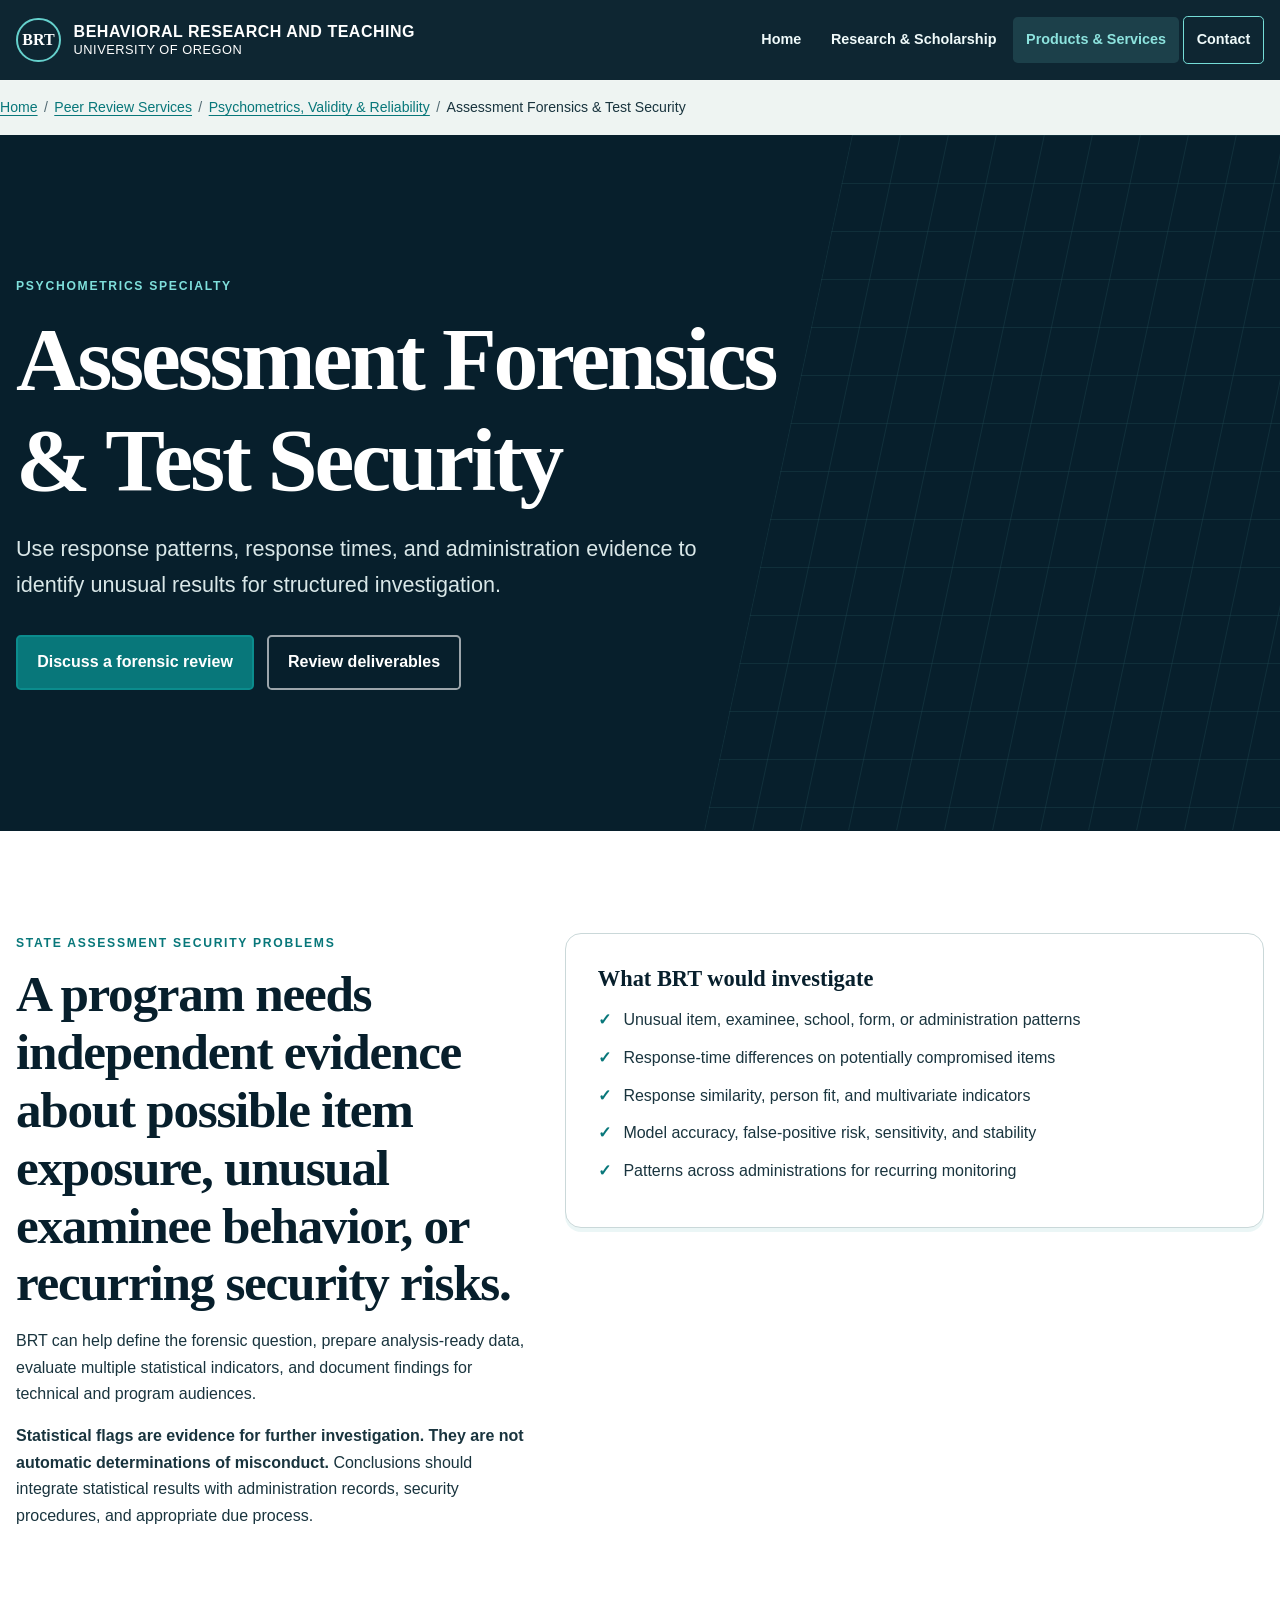
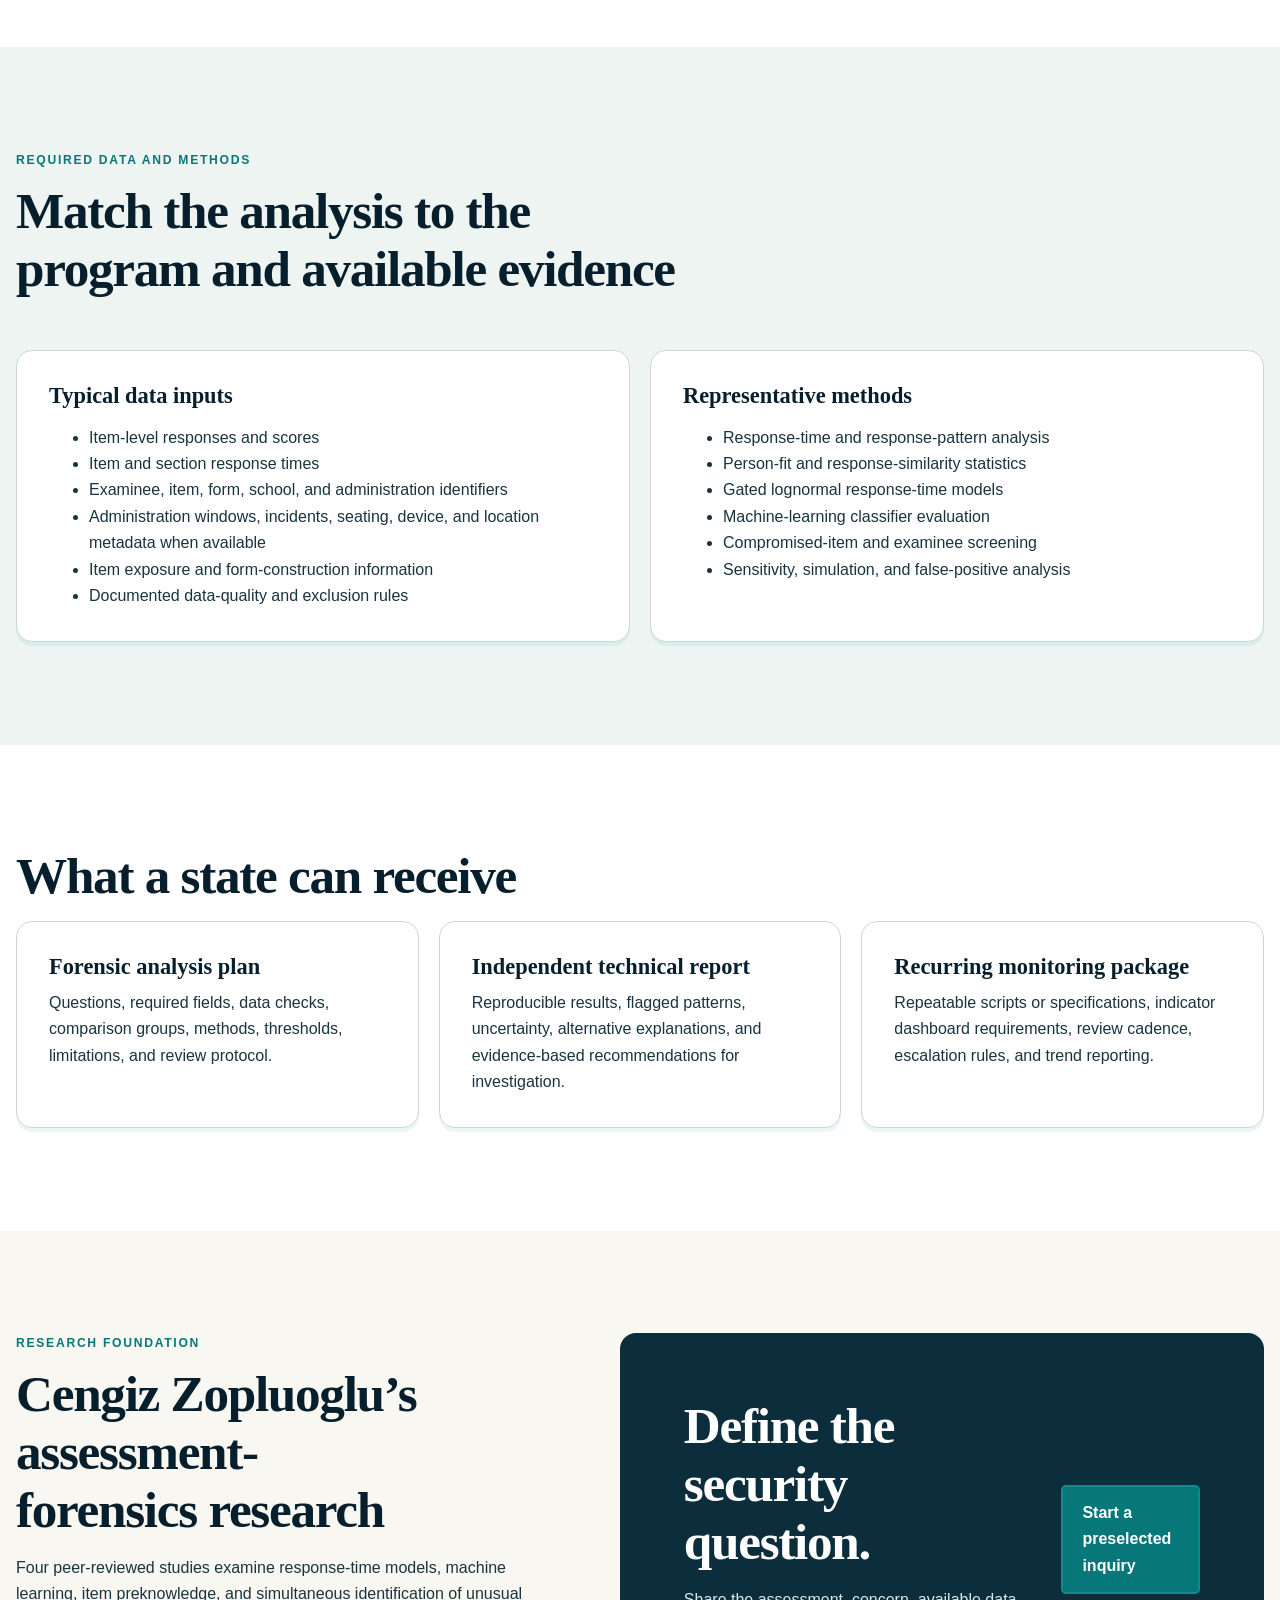
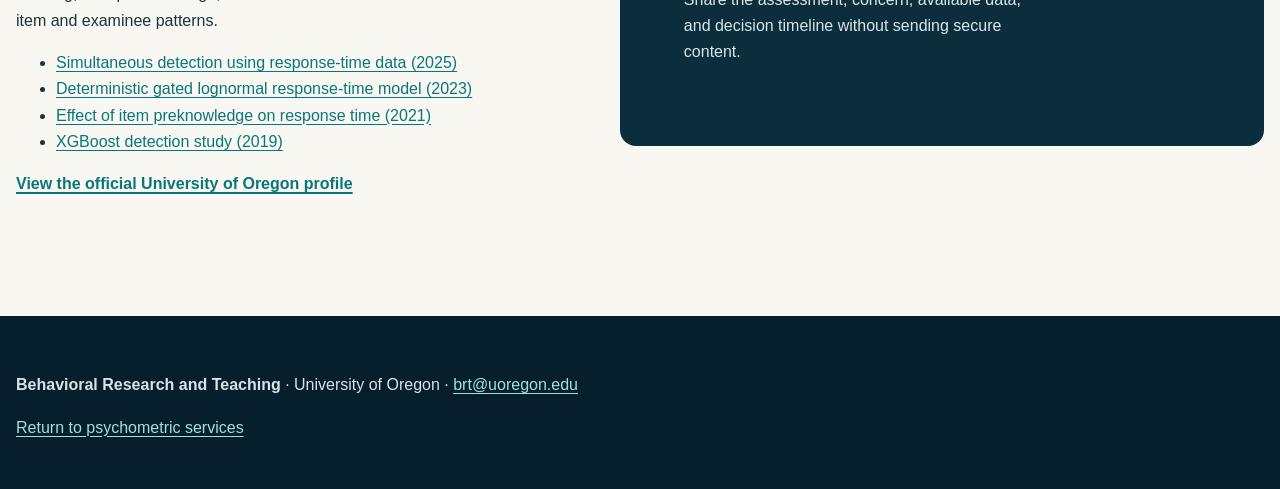
<file: services/assessment-forensics-test-security.html>
<!doctype html><html lang="en"><head><meta charset="utf-8"><meta name="viewport" content="width=device-width,initial-scale=1"><meta name="description" content="Independent assessment forensics, response-time analysis, response-pattern analysis, and recurring test-security monitoring for state programs."><title>Assessment Forensics &amp; Test Security | BRT</title><link rel="stylesheet" href="../css/styles.css"><script src="../js/main.js" defer></script></head><body><a class="skip-link" href="#main">Skip to main content</a><header class="site-header"><div class="container header-inner"><a class="brand" href="../index.html"><span class="brand-mark">BRT</span><span class="brand-text"><strong>Behavioral Research and Teaching</strong>University of Oregon</span></a><button class="nav-toggle" aria-expanded="false" aria-controls="site-nav">Menu</button><nav class="site-nav" id="site-nav" aria-label="Main navigation"><ul><li><a href="../index.html">Home</a></li><li><a href="../research.html">Research &amp; Scholarship</a></li><li><a aria-current="page" href="../products-services.html">Products &amp; Services</a></li><li><a class="nav-cta" href="../contact.html?service=test-security">Contact</a></li></ul></nav></div></header><div class="breadcrumb"><ol class="container"><li><a href="../index.html">Home</a></li><li><a href="../peer-review-services.html">Peer Review Services</a></li><li><a href="psychometrics-validity-reliability.html">Psychometrics, Validity &amp; Reliability</a></li><li>Assessment Forensics &amp; Test Security</li></ol></div><main id="main">
<section class="hero"><div class="container hero-inner"><p class="eyebrow on-dark">Psychometrics specialty</p><h1>Assessment Forensics &amp; Test Security</h1><p class="lead">Use response patterns, response times, and administration evidence to identify unusual results for structured investigation.</p><div class="hero-actions"><a class="button" href="../contact.html?service=test-security">Discuss a forensic review</a><a class="button secondary" href="#deliverables">Review deliverables</a></div></div></section>
<section class="section"><div class="container service-summary"><div><p class="eyebrow">State assessment security problems</p><h2>A program needs independent evidence about possible item exposure, unusual examinee behavior, or recurring security risks.</h2><p>BRT can help define the forensic question, prepare analysis-ready data, evaluate multiple statistical indicators, and document findings for technical and program audiences.</p><p><strong>Statistical flags are evidence for further investigation. They are not automatic determinations of misconduct.</strong> Conclusions should integrate statistical results with administration records, security procedures, and appropriate due process.</p></div><div class="card"><h3>What BRT would investigate</h3><ul class="list-check"><li>Unusual item, examinee, school, form, or administration patterns</li><li>Response-time differences on potentially compromised items</li><li>Response similarity, person fit, and multivariate indicators</li><li>Model accuracy, false-positive risk, sensitivity, and stability</li><li>Patterns across administrations for recurring monitoring</li></ul></div></div></section>
<section class="section mist"><div class="container"><div class="section-head"><div><p class="eyebrow">Required data and methods</p><h2>Match the analysis to the program and available evidence</h2></div></div><div class="grid two"><article class="card"><h3>Typical data inputs</h3><ul><li>Item-level responses and scores</li><li>Item and section response times</li><li>Examinee, item, form, school, and administration identifiers</li><li>Administration windows, incidents, seating, device, and location metadata when available</li><li>Item exposure and form-construction information</li><li>Documented data-quality and exclusion rules</li></ul></article><article class="card"><h3>Representative methods</h3><ul><li>Response-time and response-pattern analysis</li><li>Person-fit and response-similarity statistics</li><li>Gated lognormal response-time models</li><li>Machine-learning classifier evaluation</li><li>Compromised-item and examinee screening</li><li>Sensitivity, simulation, and false-positive analysis</li></ul></article></div></div></section>
<section class="section" id="deliverables"><div class="container"><h2>What a state can receive</h2><div class="grid three"><article class="card"><h3>Forensic analysis plan</h3><p>Questions, required fields, data checks, comparison groups, methods, thresholds, limitations, and review protocol.</p></article><article class="card"><h3>Independent technical report</h3><p>Reproducible results, flagged patterns, uncertainty, alternative explanations, and evidence-based recommendations for investigation.</p></article><article class="card"><h3>Recurring monitoring package</h3><p>Repeatable scripts or specifications, indicator dashboard requirements, review cadence, escalation rules, and trend reporting.</p></article></div></div></section>
<section class="section cream"><div class="container split"><div><p class="eyebrow">Research foundation</p><h2>Cengiz Zopluoglu’s assessment-forensics research</h2><p>Four peer-reviewed studies examine response-time models, machine learning, item preknowledge, and simultaneous identification of unusual item and examinee patterns.</p><ul><li><a href="https://doi.org/10.1111/jedm.70030">Simultaneous detection using response-time data (2025)</a></li><li><a href="https://doi.org/10.1111/jedm.12340">Deterministic gated lognormal response-time model (2023)</a></li><li><a href="https://doi.org/10.1111/emip.12428">Effect of item preknowledge on response time (2021)</a></li><li><a href="https://doi.org/10.1177/0013164419839439">XGBoost detection study (2019)</a></li></ul><p><a class="text-link" href="https://education.uoregon.edu/directory/sped/all/cengiz">View the official University of Oregon profile</a></p></div><div class="cta"><div><h2>Define the security question.</h2><p>Share the assessment, concern, available data, and decision timeline without sending secure content.</p></div><a class="button" href="../contact.html?service=test-security">Start a preselected inquiry</a></div></div></section></main><footer class="site-footer"><div class="container"><p><strong>Behavioral Research and Teaching</strong> · University of Oregon · <a href="mailto:brt@uoregon.edu">brt@uoregon.edu</a></p><p><a href="psychometrics-validity-reliability.html">Return to psychometric services</a></p></div></footer></body></html>
</file>
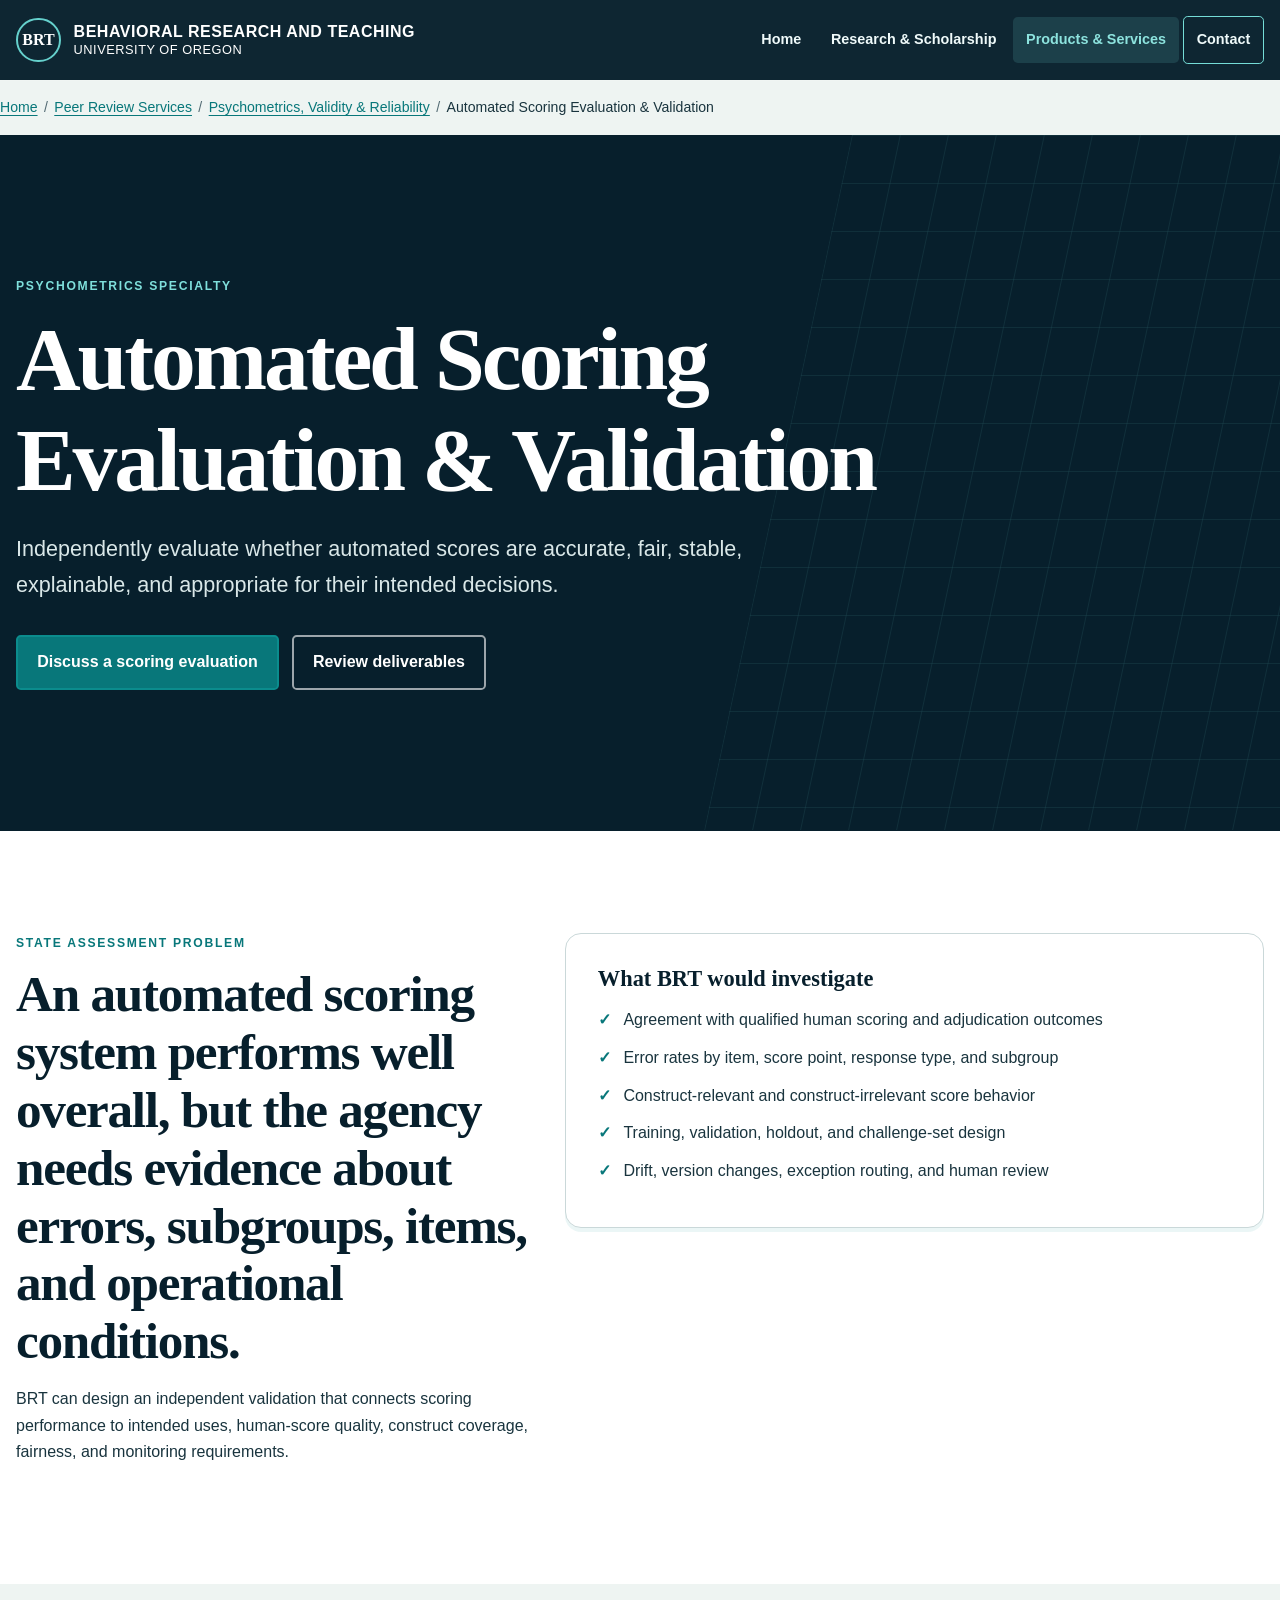
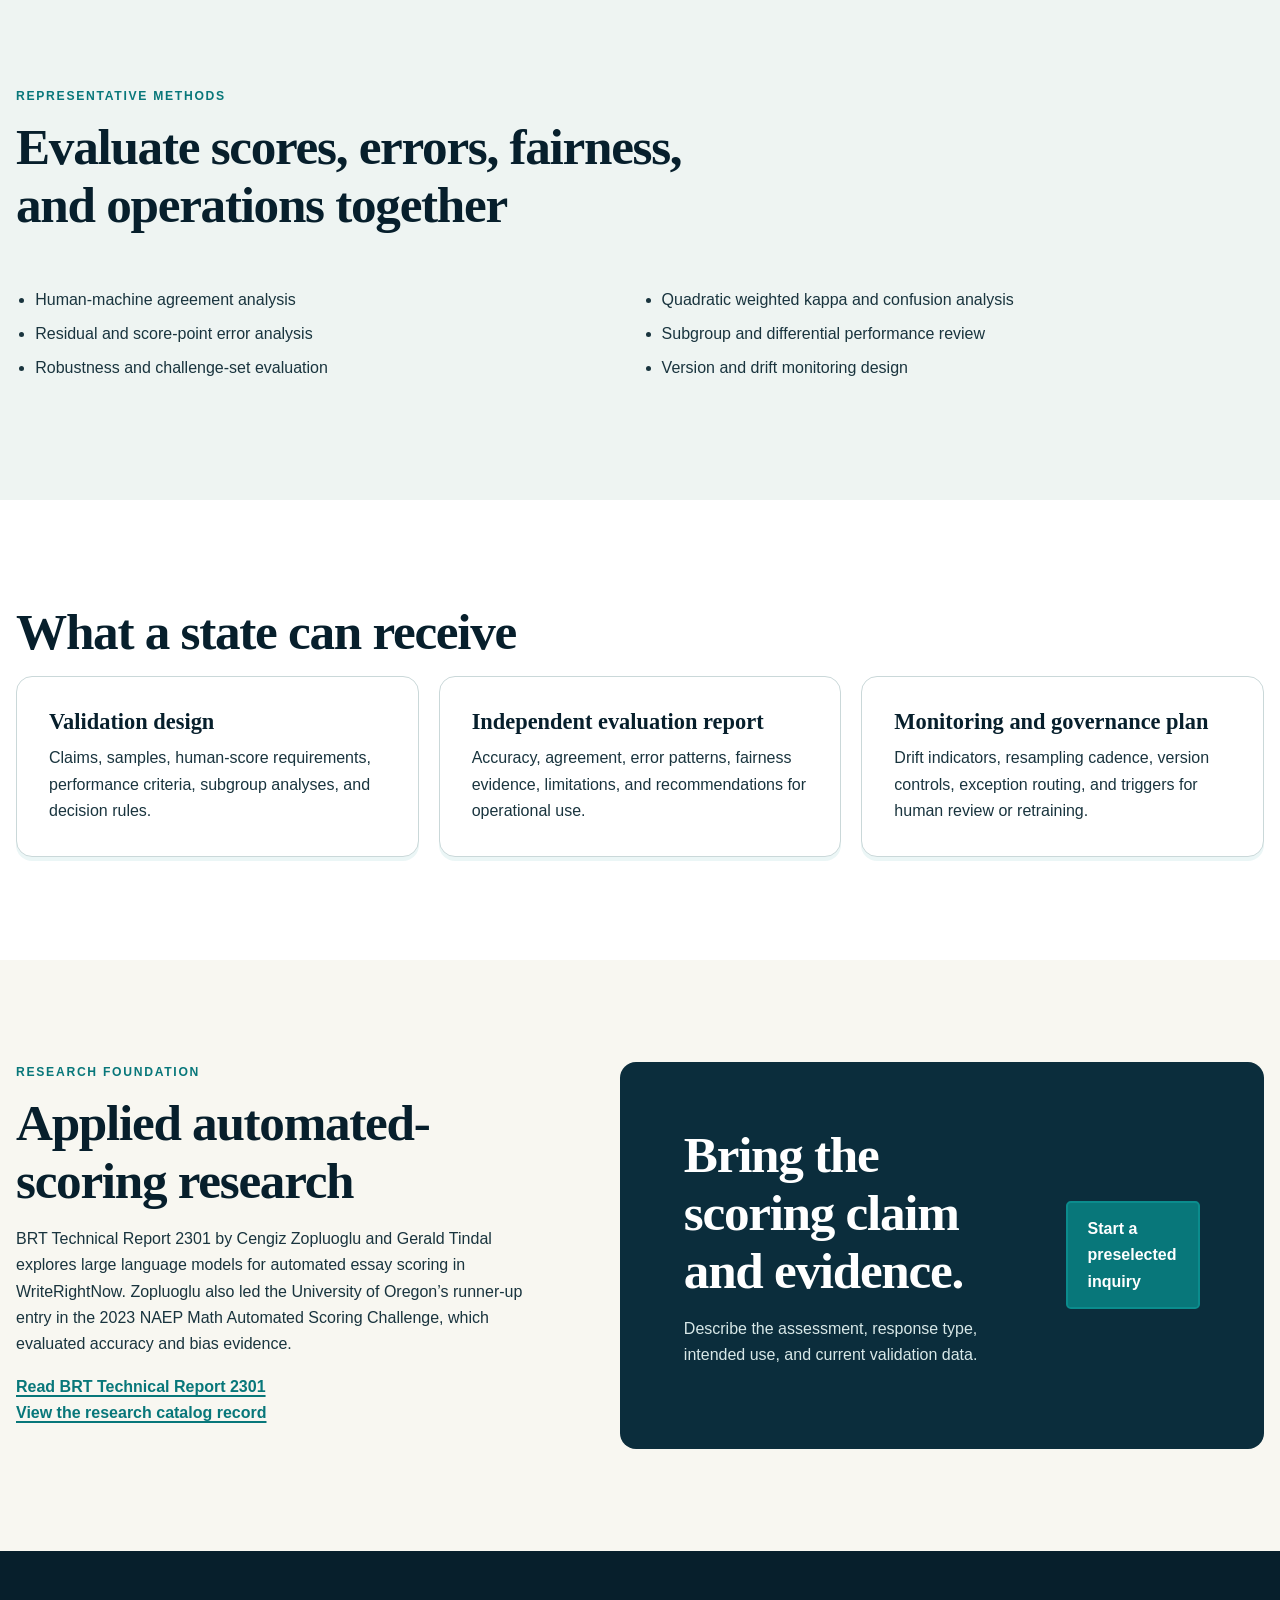
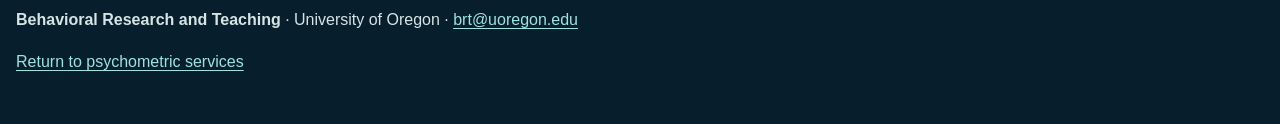
<file: services/automated-scoring-evaluation-validation.html>
<!doctype html><html lang="en"><head><meta charset="utf-8"><meta name="viewport" content="width=device-width,initial-scale=1"><meta name="description" content="Independent automated scoring evaluation and validation for state assessments."><title>Automated Scoring Evaluation &amp; Validation | BRT</title><link rel="stylesheet" href="../css/styles.css"><script src="../js/main.js" defer></script></head><body><a class="skip-link" href="#main">Skip to main content</a><header class="site-header"><div class="container header-inner"><a class="brand" href="../index.html"><span class="brand-mark">BRT</span><span class="brand-text"><strong>Behavioral Research and Teaching</strong>University of Oregon</span></a><button class="nav-toggle" aria-expanded="false" aria-controls="site-nav">Menu</button><nav class="site-nav" id="site-nav" aria-label="Main navigation"><ul><li><a href="../index.html">Home</a></li><li><a href="../research.html">Research &amp; Scholarship</a></li><li><a aria-current="page" href="../products-services.html">Products &amp; Services</a></li><li><a class="nav-cta" href="../contact.html?service=automated-scoring">Contact</a></li></ul></nav></div></header><div class="breadcrumb"><ol class="container"><li><a href="../index.html">Home</a></li><li><a href="../peer-review-services.html">Peer Review Services</a></li><li><a href="psychometrics-validity-reliability.html">Psychometrics, Validity &amp; Reliability</a></li><li>Automated Scoring Evaluation &amp; Validation</li></ol></div><main id="main"><section class="hero"><div class="container hero-inner"><p class="eyebrow on-dark">Psychometrics specialty</p><h1>Automated Scoring Evaluation &amp; Validation</h1><p class="lead">Independently evaluate whether automated scores are accurate, fair, stable, explainable, and appropriate for their intended decisions.</p><div class="hero-actions"><a class="button" href="../contact.html?service=automated-scoring">Discuss a scoring evaluation</a><a class="button secondary" href="#deliverables">Review deliverables</a></div></div></section>
<section class="section"><div class="container service-summary"><div><p class="eyebrow">State assessment problem</p><h2>An automated scoring system performs well overall, but the agency needs evidence about errors, subgroups, items, and operational conditions.</h2><p>BRT can design an independent validation that connects scoring performance to intended uses, human-score quality, construct coverage, fairness, and monitoring requirements.</p></div><div class="card"><h3>What BRT would investigate</h3><ul class="list-check"><li>Agreement with qualified human scoring and adjudication outcomes</li><li>Error rates by item, score point, response type, and subgroup</li><li>Construct-relevant and construct-irrelevant score behavior</li><li>Training, validation, holdout, and challenge-set design</li><li>Drift, version changes, exception routing, and human review</li></ul></div></div></section>
<section class="section mist"><div class="container"><div class="section-head"><div><p class="eyebrow">Representative methods</p><h2>Evaluate scores, errors, fairness, and operations together</h2></div></div><ul class="method-list"><li>Human-machine agreement analysis</li><li>Quadratic weighted kappa and confusion analysis</li><li>Residual and score-point error analysis</li><li>Subgroup and differential performance review</li><li>Robustness and challenge-set evaluation</li><li>Version and drift monitoring design</li></ul></div></section>
<section class="section" id="deliverables"><div class="container"><h2>What a state can receive</h2><div class="grid three"><article class="card"><h3>Validation design</h3><p>Claims, samples, human-score requirements, performance criteria, subgroup analyses, and decision rules.</p></article><article class="card"><h3>Independent evaluation report</h3><p>Accuracy, agreement, error patterns, fairness evidence, limitations, and recommendations for operational use.</p></article><article class="card"><h3>Monitoring and governance plan</h3><p>Drift indicators, resampling cadence, version controls, exception routing, and triggers for human review or retraining.</p></article></div></div></section>
<section class="section cream"><div class="container split"><div><p class="eyebrow">Research foundation</p><h2>Applied automated-scoring research</h2><p>BRT Technical Report 2301 by Cengiz Zopluoglu and Gerald Tindal explores large language models for automated essay scoring in WriteRightNow. Zopluoglu also led the University of Oregon’s runner-up entry in the 2023 NAEP Math Automated Scoring Challenge, which evaluated accuracy and bias evidence.</p><p><a class="text-link" href="https://files.eric.ed.gov/fulltext/ED646439.pdf">Read BRT Technical Report 2301</a><br><a class="text-link" href="../research.html#automated-essay-scoring-2301">View the research catalog record</a></p></div><div class="cta"><div><h2>Bring the scoring claim and evidence.</h2><p>Describe the assessment, response type, intended use, and current validation data.</p></div><a class="button" href="../contact.html?service=automated-scoring">Start a preselected inquiry</a></div></div></section></main><footer class="site-footer"><div class="container"><p><strong>Behavioral Research and Teaching</strong> · University of Oregon · <a href="mailto:brt@uoregon.edu">brt@uoregon.edu</a></p><p><a href="psychometrics-validity-reliability.html">Return to psychometric services</a></p></div></footer></body></html>
</file>
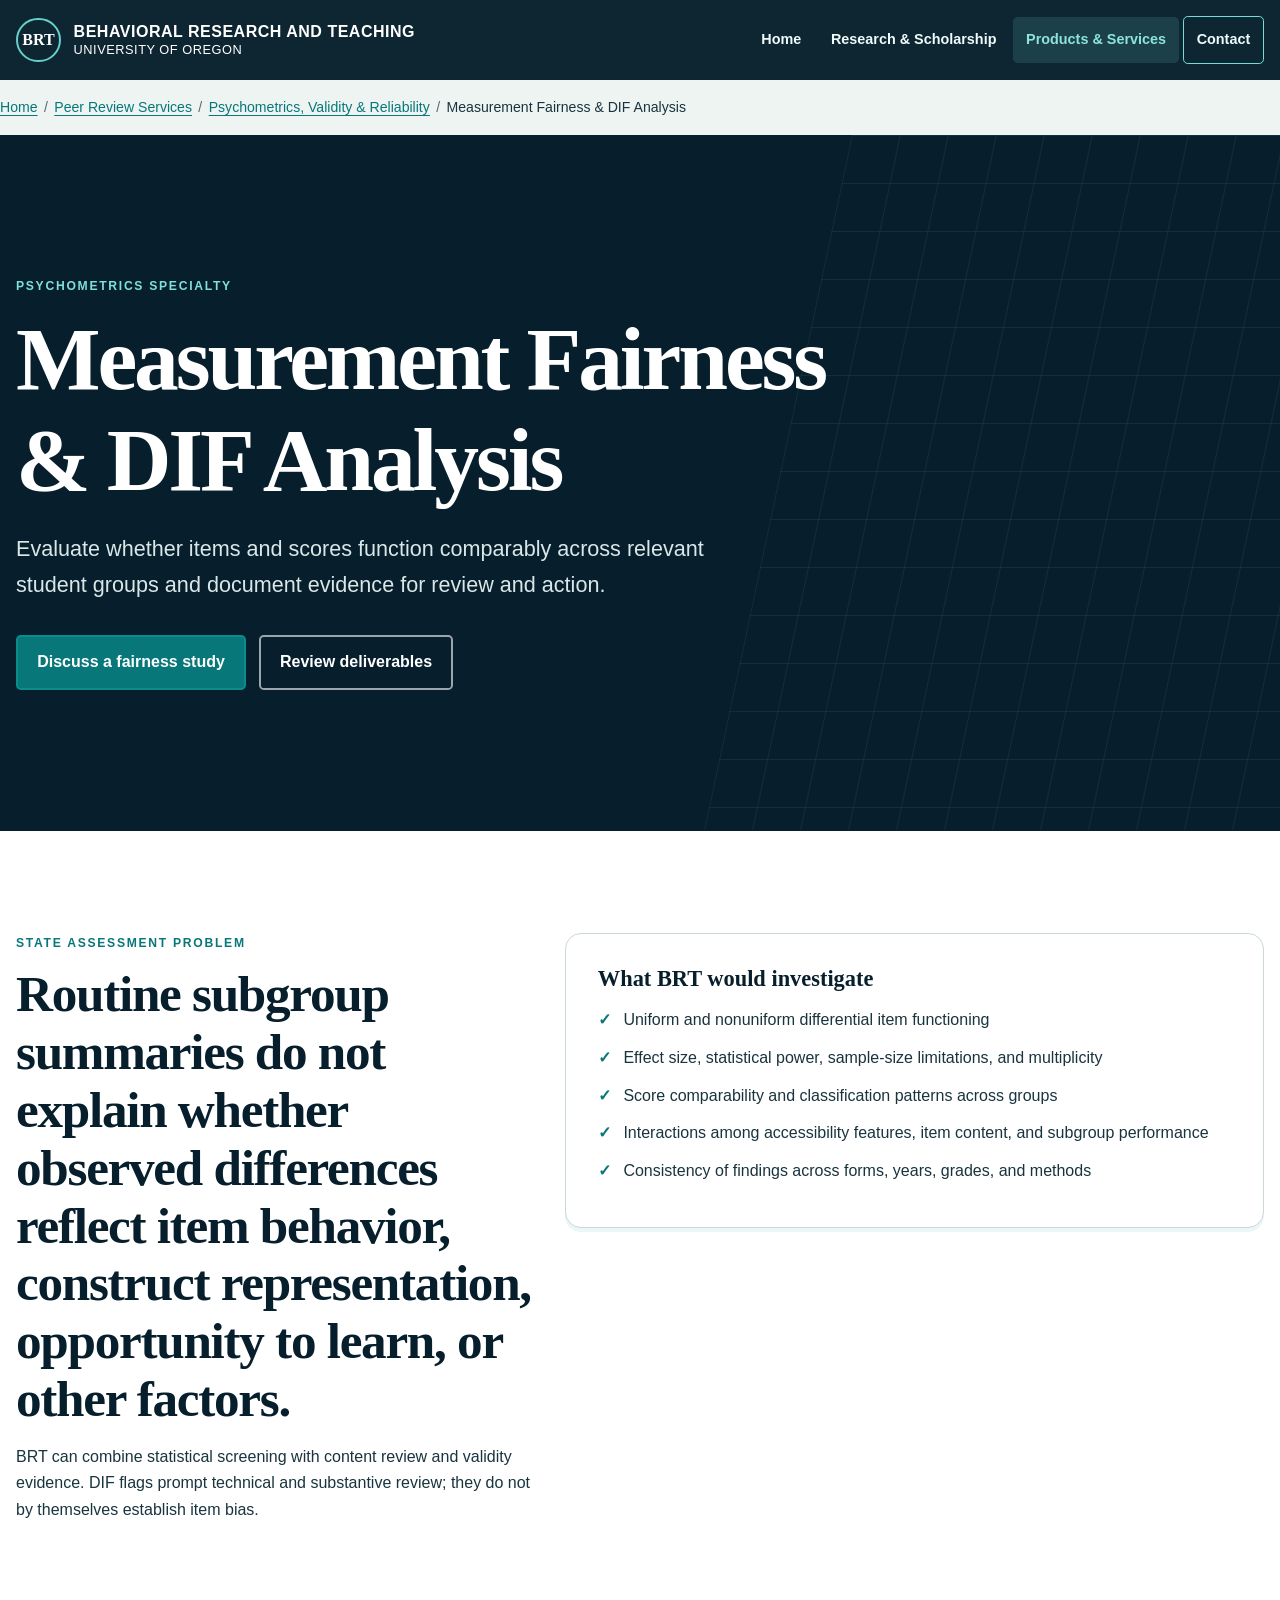
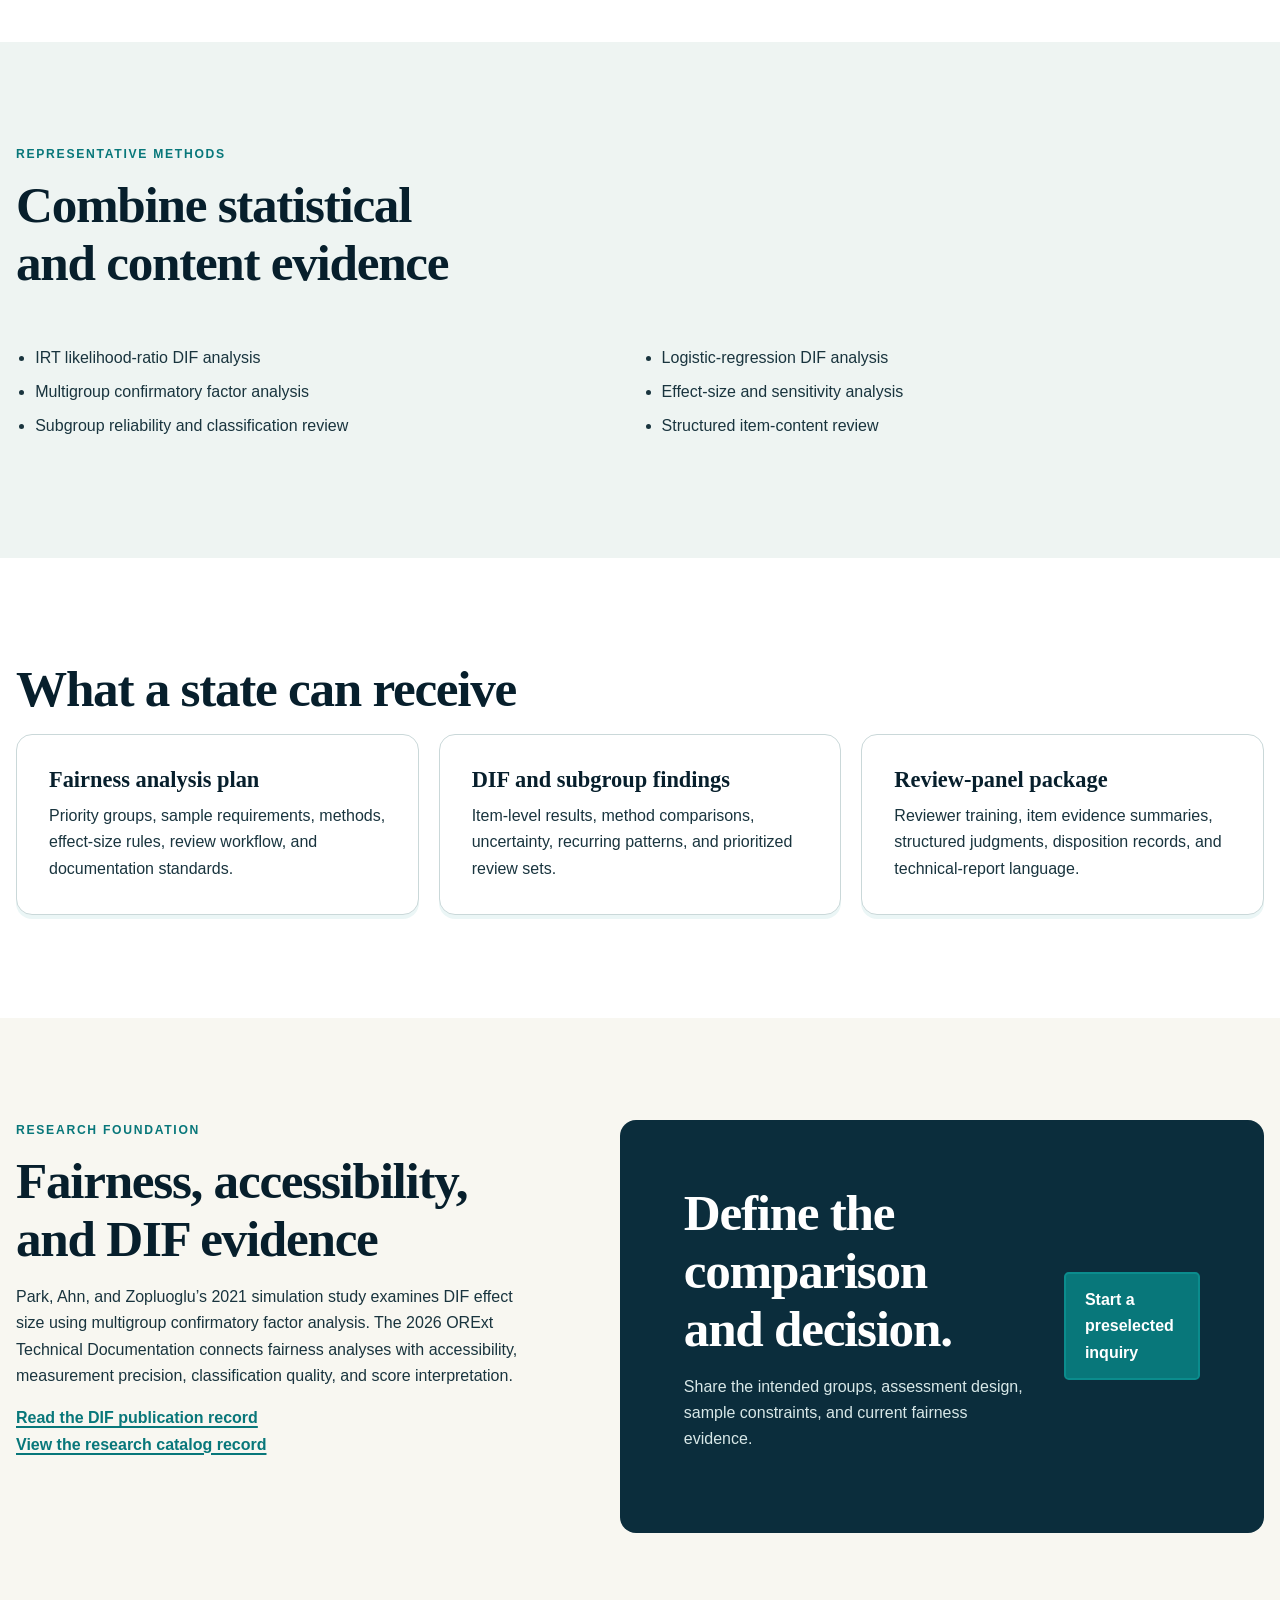
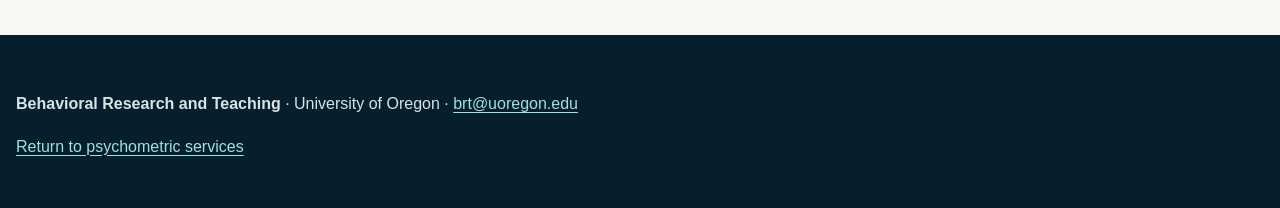
<file: services/measurement-fairness-dif-analysis.html>
<!doctype html><html lang="en"><head><meta charset="utf-8"><meta name="viewport" content="width=device-width,initial-scale=1"><meta name="description" content="Independent measurement fairness and differential item functioning analysis for state assessments."><title>Measurement Fairness &amp; DIF Analysis | BRT</title><link rel="stylesheet" href="../css/styles.css"><script src="../js/main.js" defer></script></head><body><a class="skip-link" href="#main">Skip to main content</a><header class="site-header"><div class="container header-inner"><a class="brand" href="../index.html"><span class="brand-mark">BRT</span><span class="brand-text"><strong>Behavioral Research and Teaching</strong>University of Oregon</span></a><button class="nav-toggle" aria-expanded="false" aria-controls="site-nav">Menu</button><nav class="site-nav" id="site-nav" aria-label="Main navigation"><ul><li><a href="../index.html">Home</a></li><li><a href="../research.html">Research &amp; Scholarship</a></li><li><a aria-current="page" href="../products-services.html">Products &amp; Services</a></li><li><a class="nav-cta" href="../contact.html?service=measurement-fairness">Contact</a></li></ul></nav></div></header><div class="breadcrumb"><ol class="container"><li><a href="../index.html">Home</a></li><li><a href="../peer-review-services.html">Peer Review Services</a></li><li><a href="psychometrics-validity-reliability.html">Psychometrics, Validity &amp; Reliability</a></li><li>Measurement Fairness &amp; DIF Analysis</li></ol></div><main id="main"><section class="hero"><div class="container hero-inner"><p class="eyebrow on-dark">Psychometrics specialty</p><h1>Measurement Fairness &amp; DIF Analysis</h1><p class="lead">Evaluate whether items and scores function comparably across relevant student groups and document evidence for review and action.</p><div class="hero-actions"><a class="button" href="../contact.html?service=measurement-fairness">Discuss a fairness study</a><a class="button secondary" href="#deliverables">Review deliverables</a></div></div></section>
<section class="section"><div class="container service-summary"><div><p class="eyebrow">State assessment problem</p><h2>Routine subgroup summaries do not explain whether observed differences reflect item behavior, construct representation, opportunity to learn, or other factors.</h2><p>BRT can combine statistical screening with content review and validity evidence. DIF flags prompt technical and substantive review; they do not by themselves establish item bias.</p></div><div class="card"><h3>What BRT would investigate</h3><ul class="list-check"><li>Uniform and nonuniform differential item functioning</li><li>Effect size, statistical power, sample-size limitations, and multiplicity</li><li>Score comparability and classification patterns across groups</li><li>Interactions among accessibility features, item content, and subgroup performance</li><li>Consistency of findings across forms, years, grades, and methods</li></ul></div></div></section>
<section class="section mist"><div class="container"><div class="section-head"><div><p class="eyebrow">Representative methods</p><h2>Combine statistical and content evidence</h2></div></div><ul class="method-list"><li>IRT likelihood-ratio DIF analysis</li><li>Logistic-regression DIF analysis</li><li>Multigroup confirmatory factor analysis</li><li>Effect-size and sensitivity analysis</li><li>Subgroup reliability and classification review</li><li>Structured item-content review</li></ul></div></section>
<section class="section" id="deliverables"><div class="container"><h2>What a state can receive</h2><div class="grid three"><article class="card"><h3>Fairness analysis plan</h3><p>Priority groups, sample requirements, methods, effect-size rules, review workflow, and documentation standards.</p></article><article class="card"><h3>DIF and subgroup findings</h3><p>Item-level results, method comparisons, uncertainty, recurring patterns, and prioritized review sets.</p></article><article class="card"><h3>Review-panel package</h3><p>Reviewer training, item evidence summaries, structured judgments, disposition records, and technical-report language.</p></article></div></div></section>
<section class="section cream"><div class="container split"><div><p class="eyebrow">Research foundation</p><h2>Fairness, accessibility, and DIF evidence</h2><p>Park, Ahn, and Zopluoglu’s 2021 simulation study examines DIF effect size using multigroup confirmatory factor analysis. The 2026 ORExt Technical Documentation connects fairness analyses with accessibility, measurement precision, classification quality, and score interpretation.</p><p><a class="text-link" href="https://doi.org/10.1177/0013164420925885">Read the DIF publication record</a><br><a class="text-link" href="../research.html#park-ahn-zopluoglu-dif-2021">View the research catalog record</a></p></div><div class="cta"><div><h2>Define the comparison and decision.</h2><p>Share the intended groups, assessment design, sample constraints, and current fairness evidence.</p></div><a class="button" href="../contact.html?service=measurement-fairness">Start a preselected inquiry</a></div></div></section></main><footer class="site-footer"><div class="container"><p><strong>Behavioral Research and Teaching</strong> · University of Oregon · <a href="mailto:brt@uoregon.edu">brt@uoregon.edu</a></p><p><a href="psychometrics-validity-reliability.html">Return to psychometric services</a></p></div></footer></body></html>
</file>
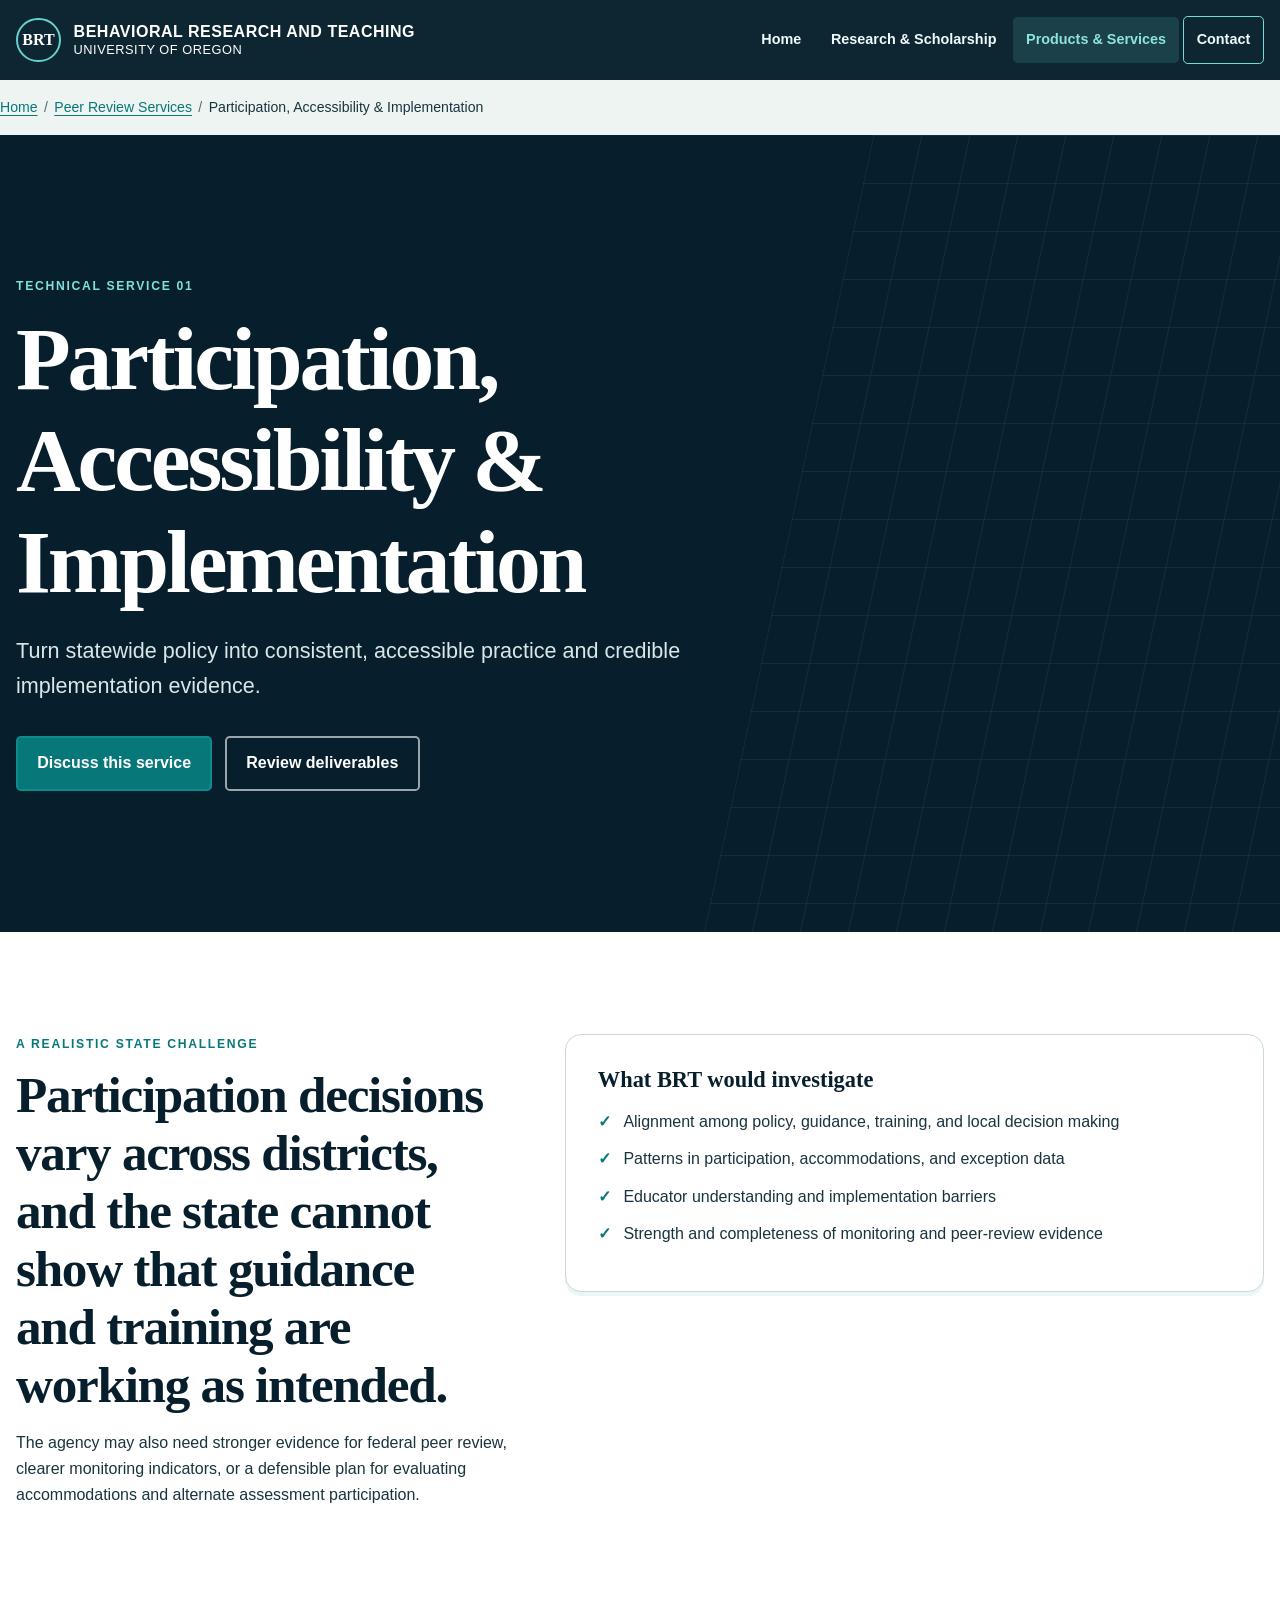
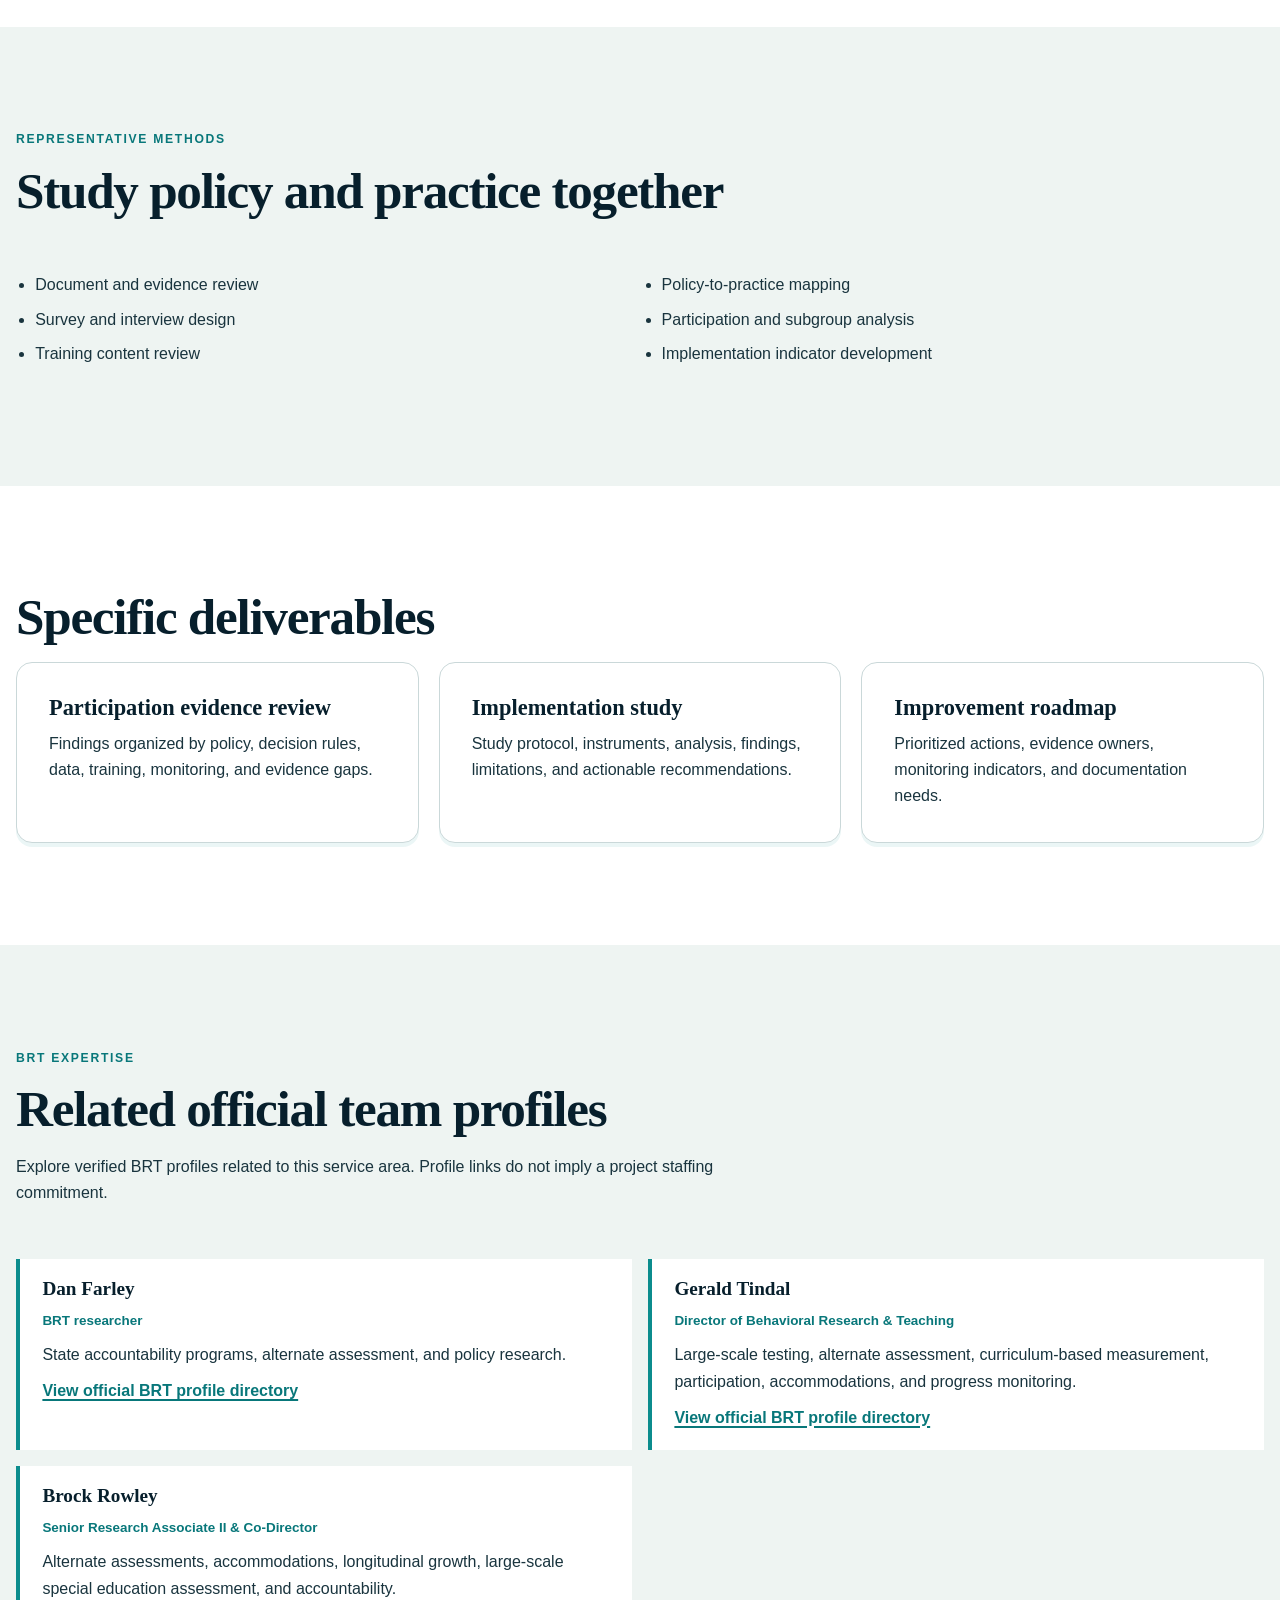
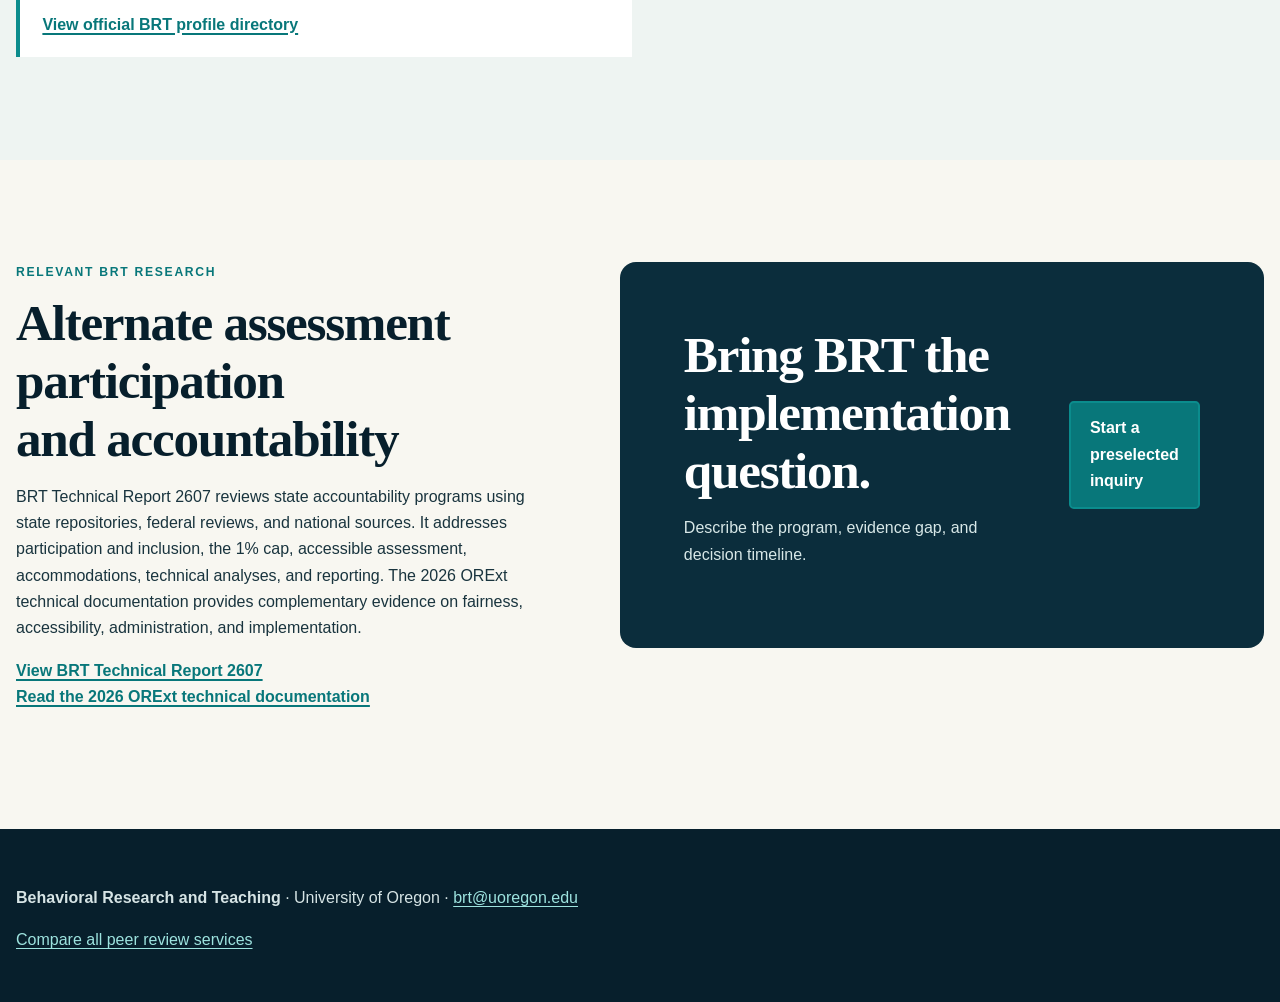
<file: services/participation-accessibility-implementation.html>
<!doctype html><html lang="en"><head><meta charset="utf-8"><meta name="viewport" content="width=device-width,initial-scale=1"><meta name="description" content="BRT services for assessment participation, accessibility, training, monitoring, and implementation evidence."><title>Participation, Accessibility &amp; Implementation | BRT</title><link rel="stylesheet" href="../css/styles.css"><script src="../js/main.js" defer></script></head><body><a class="skip-link" href="#main">Skip to main content</a><header class="site-header"><div class="container header-inner"><a class="brand" href="../index.html"><span class="brand-mark">BRT</span><span class="brand-text"><strong>Behavioral Research and Teaching</strong>University of Oregon</span></a><button class="nav-toggle" aria-expanded="false" aria-controls="site-nav">Menu</button><nav class="site-nav" id="site-nav" aria-label="Main navigation"><ul><li><a href="../index.html">Home</a></li><li><a href="../research.html">Research &amp; Scholarship</a></li><li><a aria-current="page" href="../products-services.html">Products &amp; Services</a></li><li><a class="nav-cta" href="../contact.html?service=participation">Contact</a></li></ul></nav></div></header><div class="breadcrumb"><ol class="container"><li><a href="../index.html">Home</a></li><li><a href="../peer-review-services.html">Peer Review Services</a></li><li>Participation, Accessibility &amp; Implementation</li></ol></div><main id="main"><section class="hero"><div class="container hero-inner"><p class="eyebrow on-dark">Technical service 01</p><h1>Participation, Accessibility &amp; Implementation</h1><p class="lead">Turn statewide policy into consistent, accessible practice and credible implementation evidence.</p><div class="hero-actions"><a class="button" href="../contact.html?service=participation">Discuss this service</a><a class="button secondary" href="#deliverables">Review deliverables</a></div></div></section>
<section class="section"><div class="container service-summary"><div><p class="eyebrow">A realistic state challenge</p><h2>Participation decisions vary across districts, and the state cannot show that guidance and training are working as intended.</h2><p>The agency may also need stronger evidence for federal peer review, clearer monitoring indicators, or a defensible plan for evaluating accommodations and alternate assessment participation.</p></div><div class="card"><h3>What BRT would investigate</h3><ul class="list-check"><li>Alignment among policy, guidance, training, and local decision making</li><li>Patterns in participation, accommodations, and exception data</li><li>Educator understanding and implementation barriers</li><li>Strength and completeness of monitoring and peer-review evidence</li></ul></div></div></section>
<section class="section mist"><div class="container"><div class="section-head"><div><p class="eyebrow">Representative methods</p><h2>Study policy and practice together</h2></div></div><ul class="method-list"><li>Document and evidence review</li><li>Policy-to-practice mapping</li><li>Survey and interview design</li><li>Participation and subgroup analysis</li><li>Training content review</li><li>Implementation indicator development</li></ul></div></section>
<section class="section" id="deliverables"><div class="container"><h2>Specific deliverables</h2><div class="grid three"><article class="card"><h3>Participation evidence review</h3><p>Findings organized by policy, decision rules, data, training, monitoring, and evidence gaps.</p></article><article class="card"><h3>Implementation study</h3><p>Study protocol, instruments, analysis, findings, limitations, and actionable recommendations.</p></article><article class="card"><h3>Improvement roadmap</h3><p>Prioritized actions, evidence owners, monitoring indicators, and documentation needs.</p></article></div></div></section>
<section class="section cream"><div class="container split"><div><p class="eyebrow">Relevant BRT research</p><h2>Alternate assessment participation and accountability</h2><p>BRT Technical Report 2607 reviews state accountability programs using state repositories, federal reviews, and national sources. It addresses participation and inclusion, the 1% cap, accessible assessment, accommodations, technical analyses, and reporting. The 2026 ORExt technical documentation provides complementary evidence on fairness, accessibility, administration, and implementation.</p><p><a class="text-link" href="https://brtprojects.org/brt-tech-reports/technical-reports/">View BRT Technical Report 2607</a><br><a class="text-link" href="https://brtprojects.org/wp-content/uploads/2026/08/Oregon_Extended_Assessment-_ORExt_Technical_Documentation_BAR.pdf">Read the 2026 ORExt technical documentation</a></p></div><div class="cta"><div><h2>Bring BRT the implementation question.</h2><p>Describe the program, evidence gap, and decision timeline.</p></div><a class="button" href="../contact.html?service=participation">Start a preselected inquiry</a></div></div></section></main><footer class="site-footer"><div class="container"><p><strong>Behavioral Research and Teaching</strong> · University of Oregon · <a href="mailto:brt@uoregon.edu">brt@uoregon.edu</a></p><p><a href="../peer-review-services.html">Compare all peer review services</a></p></div></footer></body></html>
</file>
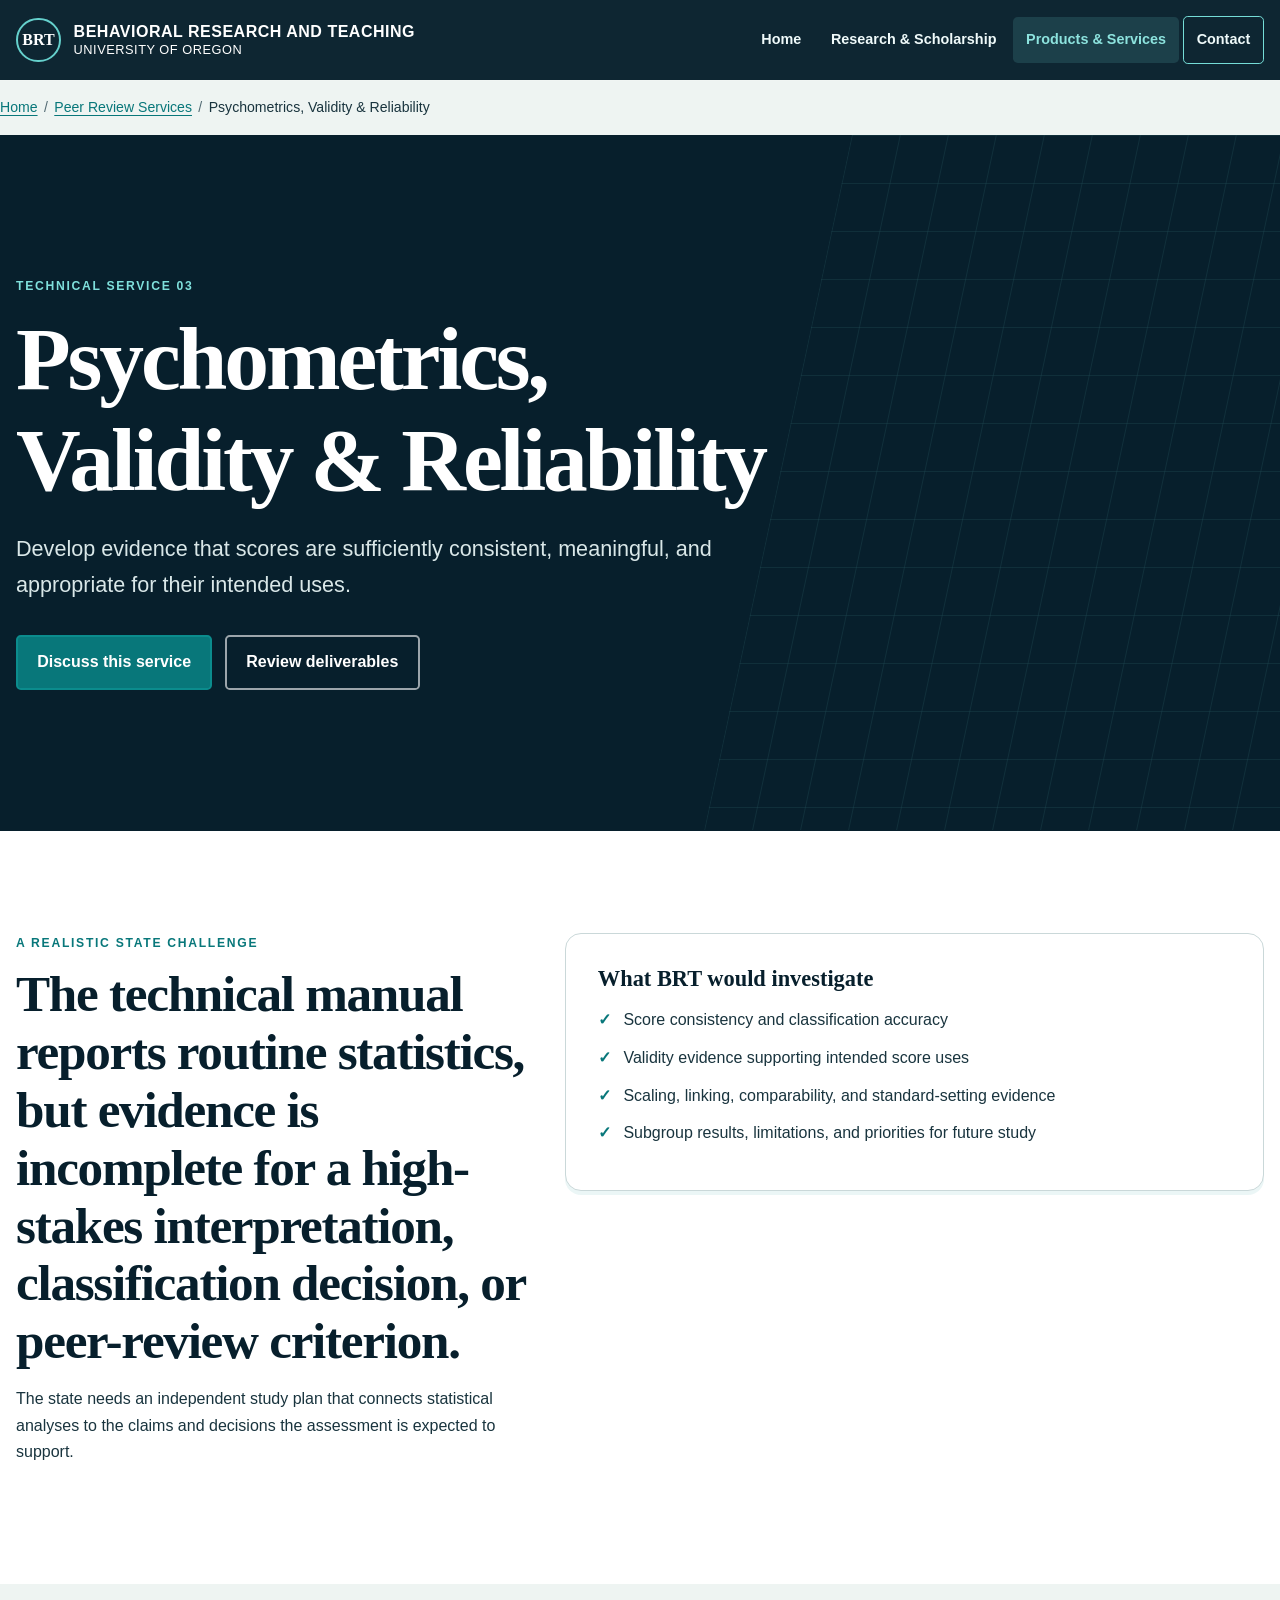
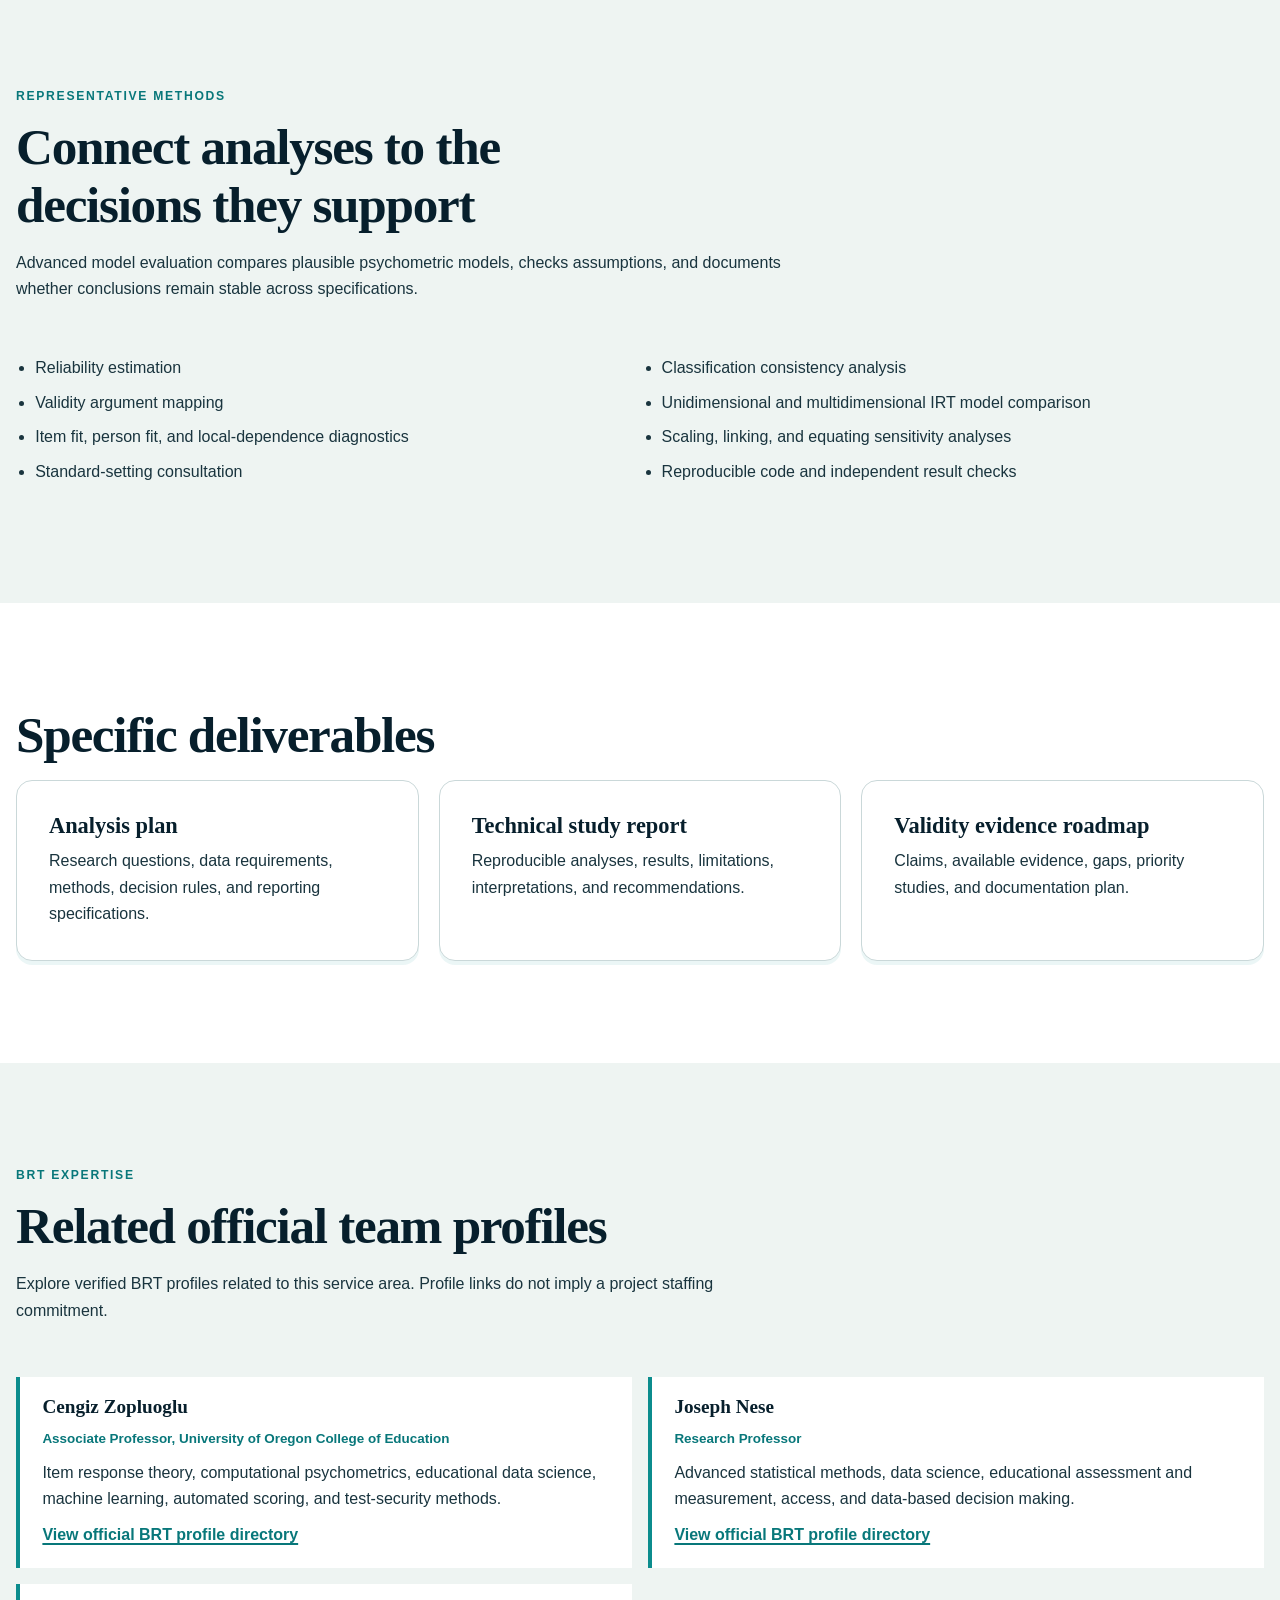
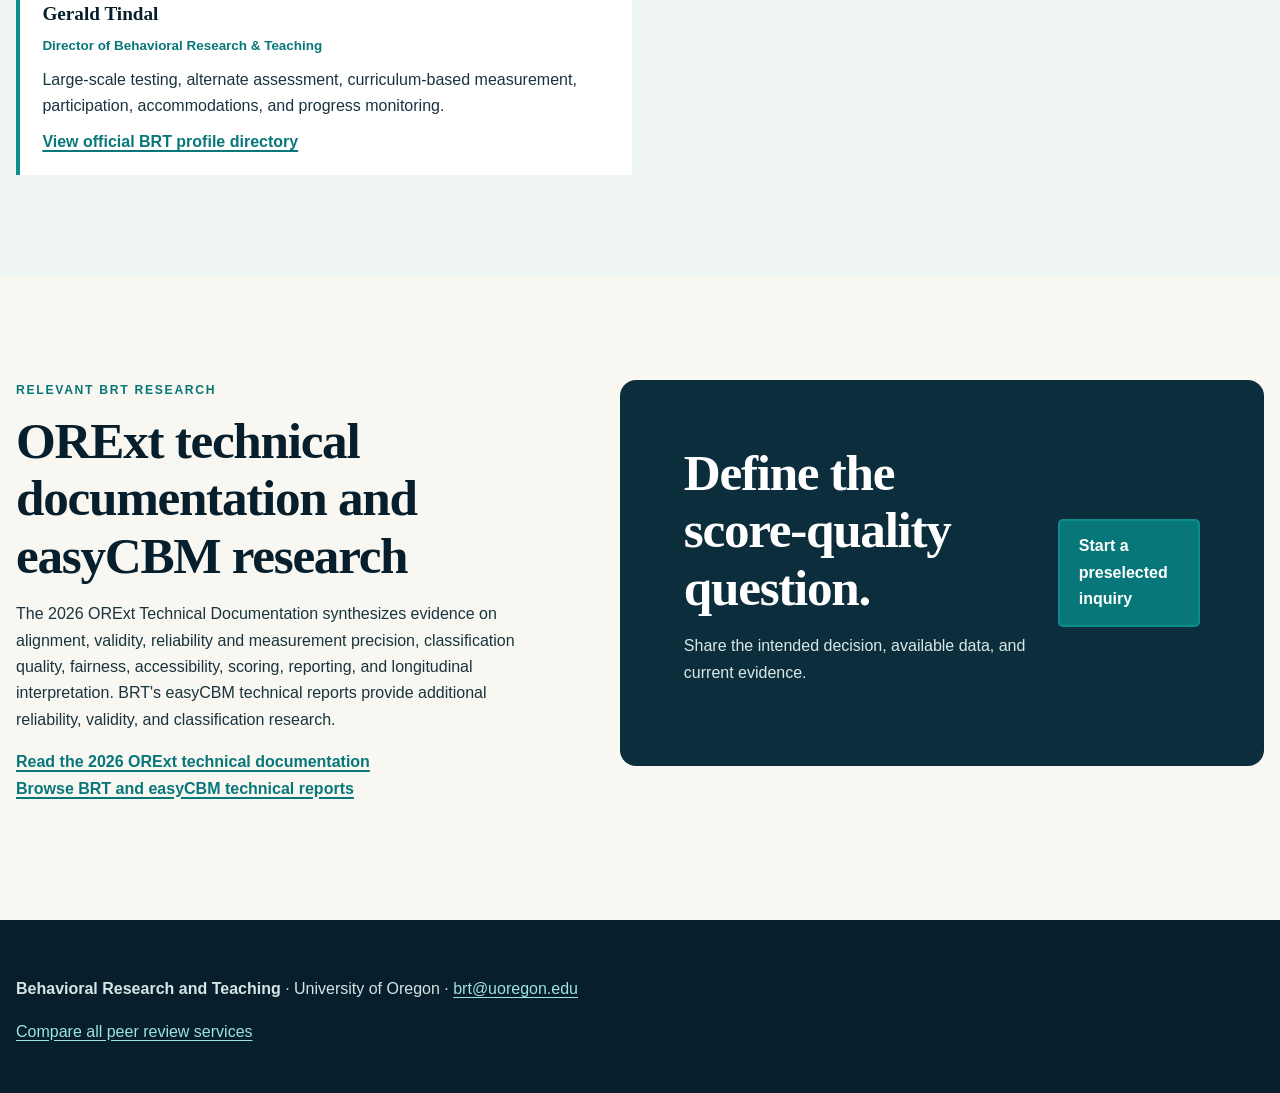
<file: services/psychometrics-validity-reliability.html>
<!doctype html><html lang="en"><head><meta charset="utf-8"><meta name="viewport" content="width=device-width,initial-scale=1"><meta name="description" content="BRT reliability, validity, classification, scaling, linking, and independent psychometric services."><title>Psychometrics, Validity &amp; Reliability | BRT</title><link rel="stylesheet" href="../css/styles.css"><script src="../js/main.js" defer></script></head><body><a class="skip-link" href="#main">Skip to main content</a><header class="site-header"><div class="container header-inner"><a class="brand" href="../index.html"><span class="brand-mark">BRT</span><span class="brand-text"><strong>Behavioral Research and Teaching</strong>University of Oregon</span></a><button class="nav-toggle" aria-expanded="false" aria-controls="site-nav">Menu</button><nav class="site-nav" id="site-nav" aria-label="Main navigation"><ul><li><a href="../index.html">Home</a></li><li><a href="../research.html">Research &amp; Scholarship</a></li><li><a aria-current="page" href="../products-services.html">Products &amp; Services</a></li><li><a class="nav-cta" href="../contact.html?service=psychometrics">Contact</a></li></ul></nav></div></header><div class="breadcrumb"><ol class="container"><li><a href="../index.html">Home</a></li><li><a href="../peer-review-services.html">Peer Review Services</a></li><li>Psychometrics, Validity &amp; Reliability</li></ol></div><main id="main"><section class="hero"><div class="container hero-inner"><p class="eyebrow on-dark">Technical service 03</p><h1>Psychometrics, Validity &amp; Reliability</h1><p class="lead">Develop evidence that scores are sufficiently consistent, meaningful, and appropriate for their intended uses.</p><div class="hero-actions"><a class="button" href="../contact.html?service=psychometrics">Discuss this service</a><a class="button secondary" href="#deliverables">Review deliverables</a></div></div></section>
<section class="section"><div class="container service-summary"><div><p class="eyebrow">A realistic state challenge</p><h2>The technical manual reports routine statistics, but evidence is incomplete for a high-stakes interpretation, classification decision, or peer-review criterion.</h2><p>The state needs an independent study plan that connects statistical analyses to the claims and decisions the assessment is expected to support.</p></div><div class="card"><h3>What BRT would investigate</h3><ul class="list-check"><li>Score consistency and classification accuracy</li><li>Validity evidence supporting intended score uses</li><li>Scaling, linking, comparability, and standard-setting evidence</li><li>Subgroup results, limitations, and priorities for future study</li></ul></div></div></section>
<section class="section mist"><div class="container"><div class="section-head"><div><p class="eyebrow">Representative methods</p><h2>Connect analyses to the decisions they support</h2><p>Advanced model evaluation compares plausible psychometric models, checks assumptions, and documents whether conclusions remain stable across specifications.</p></div></div><ul class="method-list"><li>Reliability estimation</li><li>Classification consistency analysis</li><li>Validity argument mapping</li><li>Unidimensional and multidimensional IRT model comparison</li><li>Item fit, person fit, and local-dependence diagnostics</li><li>Scaling, linking, and equating sensitivity analyses</li><li>Standard-setting consultation</li><li>Reproducible code and independent result checks</li></ul></div></section>
<section class="section" id="deliverables"><div class="container"><h2>Specific deliverables</h2><div class="grid three"><article class="card"><h3>Analysis plan</h3><p>Research questions, data requirements, methods, decision rules, and reporting specifications.</p></article><article class="card"><h3>Technical study report</h3><p>Reproducible analyses, results, limitations, interpretations, and recommendations.</p></article><article class="card"><h3>Validity evidence roadmap</h3><p>Claims, available evidence, gaps, priority studies, and documentation plan.</p></article></div></div></section>
<section class="section cream"><div class="container split"><div><p class="eyebrow">Relevant BRT research</p><h2>ORExt technical documentation and easyCBM research</h2><p>The 2026 ORExt Technical Documentation synthesizes evidence on alignment, validity, reliability and measurement precision, classification quality, fairness, accessibility, scoring, reporting, and longitudinal interpretation. BRT's easyCBM technical reports provide additional reliability, validity, and classification research.</p><p><a class="text-link" href="https://brtprojects.org/wp-content/uploads/2026/08/Oregon_Extended_Assessment-_ORExt_Technical_Documentation_BAR.pdf">Read the 2026 ORExt technical documentation</a><br><a class="text-link" href="https://brtprojects.org/brt-tech-reports/technical-reports/">Browse BRT and easyCBM technical reports</a></p></div><div class="cta"><div><h2>Define the score-quality question.</h2><p>Share the intended decision, available data, and current evidence.</p></div><a class="button" href="../contact.html?service=psychometrics">Start a preselected inquiry</a></div></div></section></main><footer class="site-footer"><div class="container"><p><strong>Behavioral Research and Teaching</strong> · University of Oregon · <a href="mailto:brt@uoregon.edu">brt@uoregon.edu</a></p><p><a href="../peer-review-services.html">Compare all peer review services</a></p></div></footer></body></html>
</file>
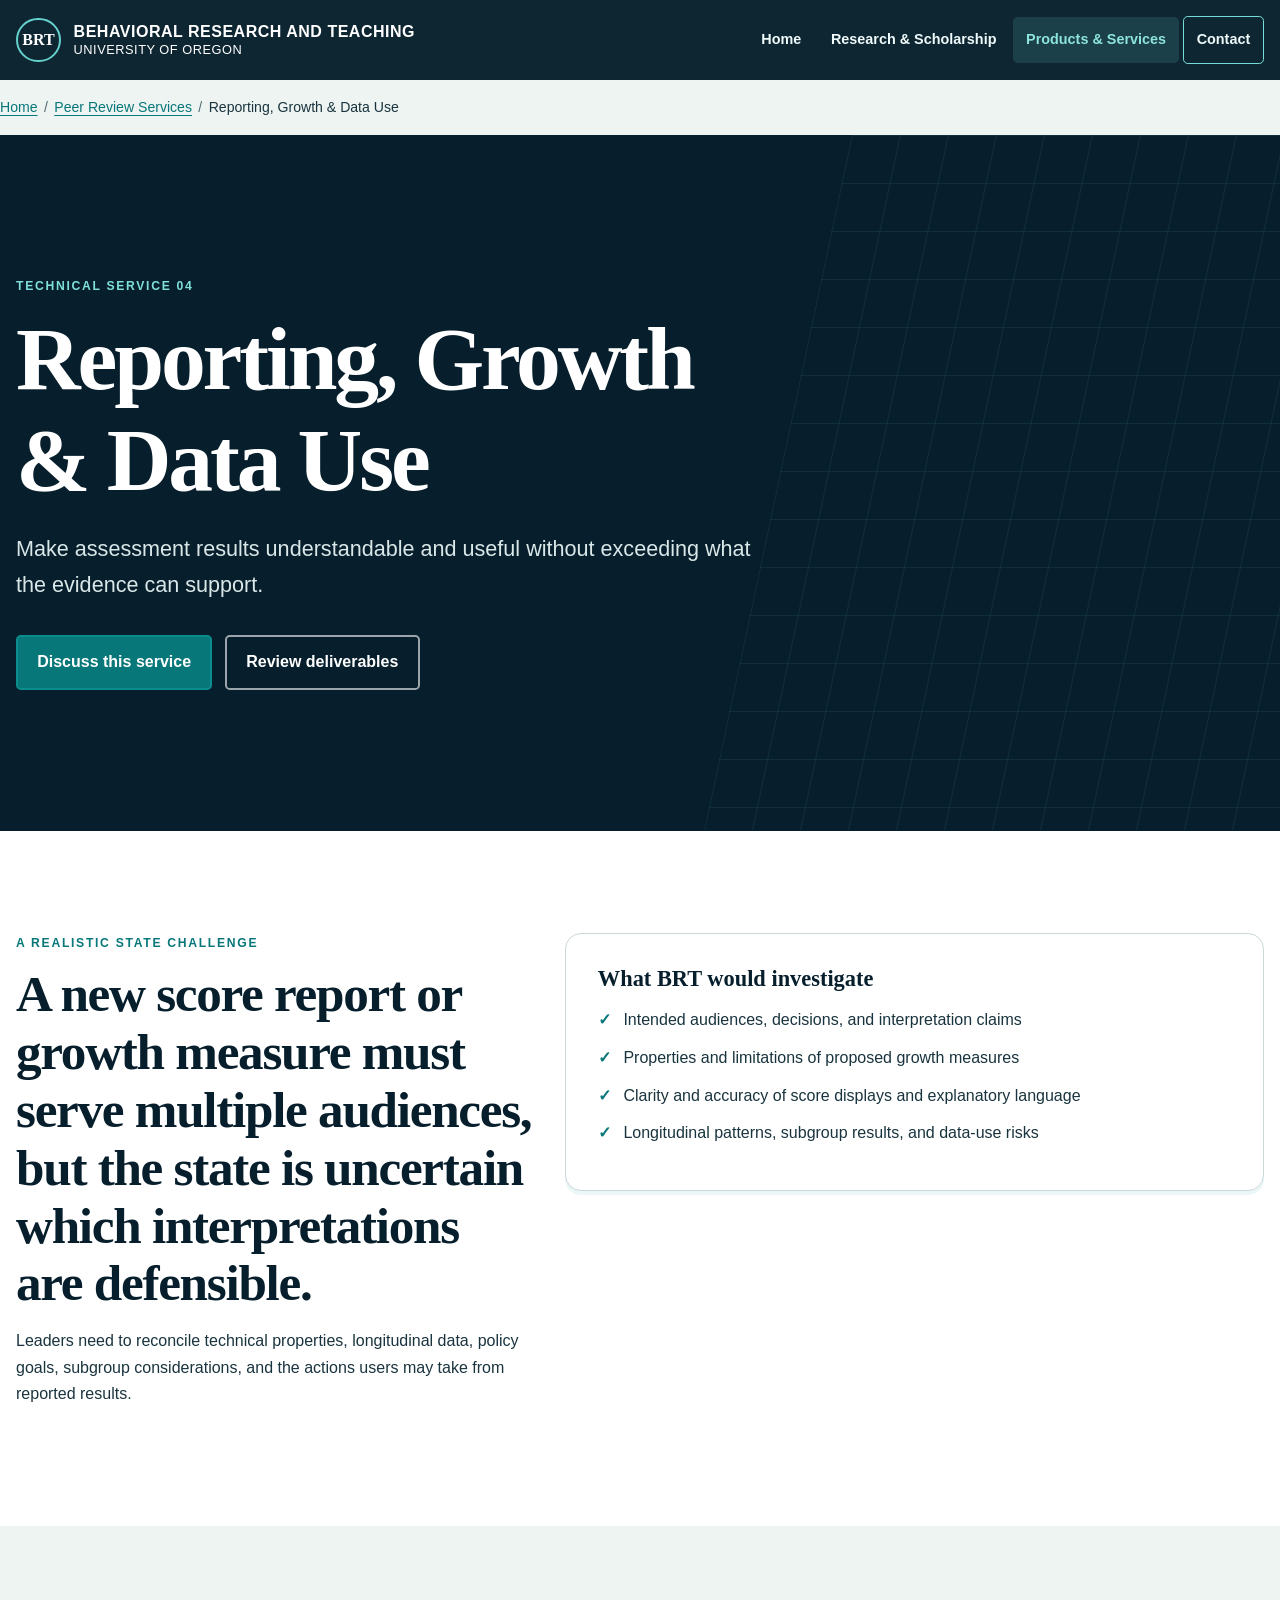
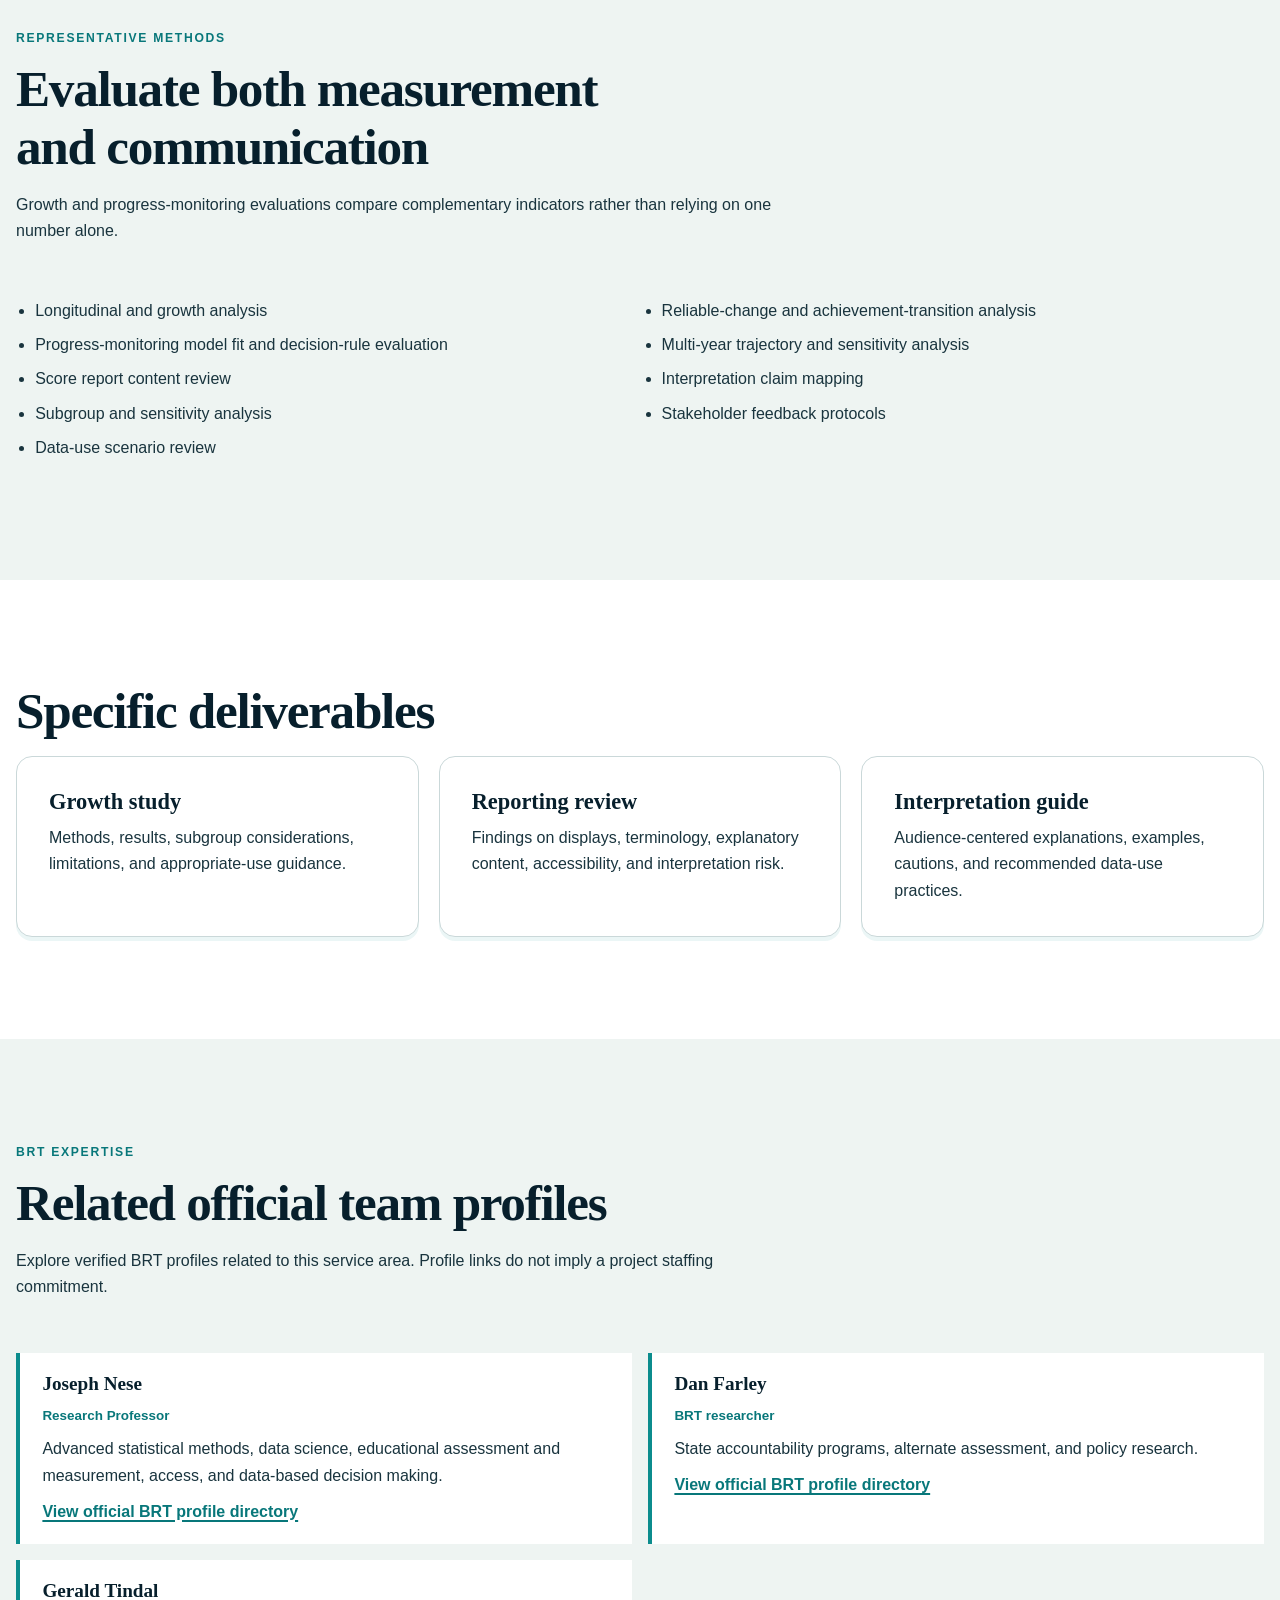
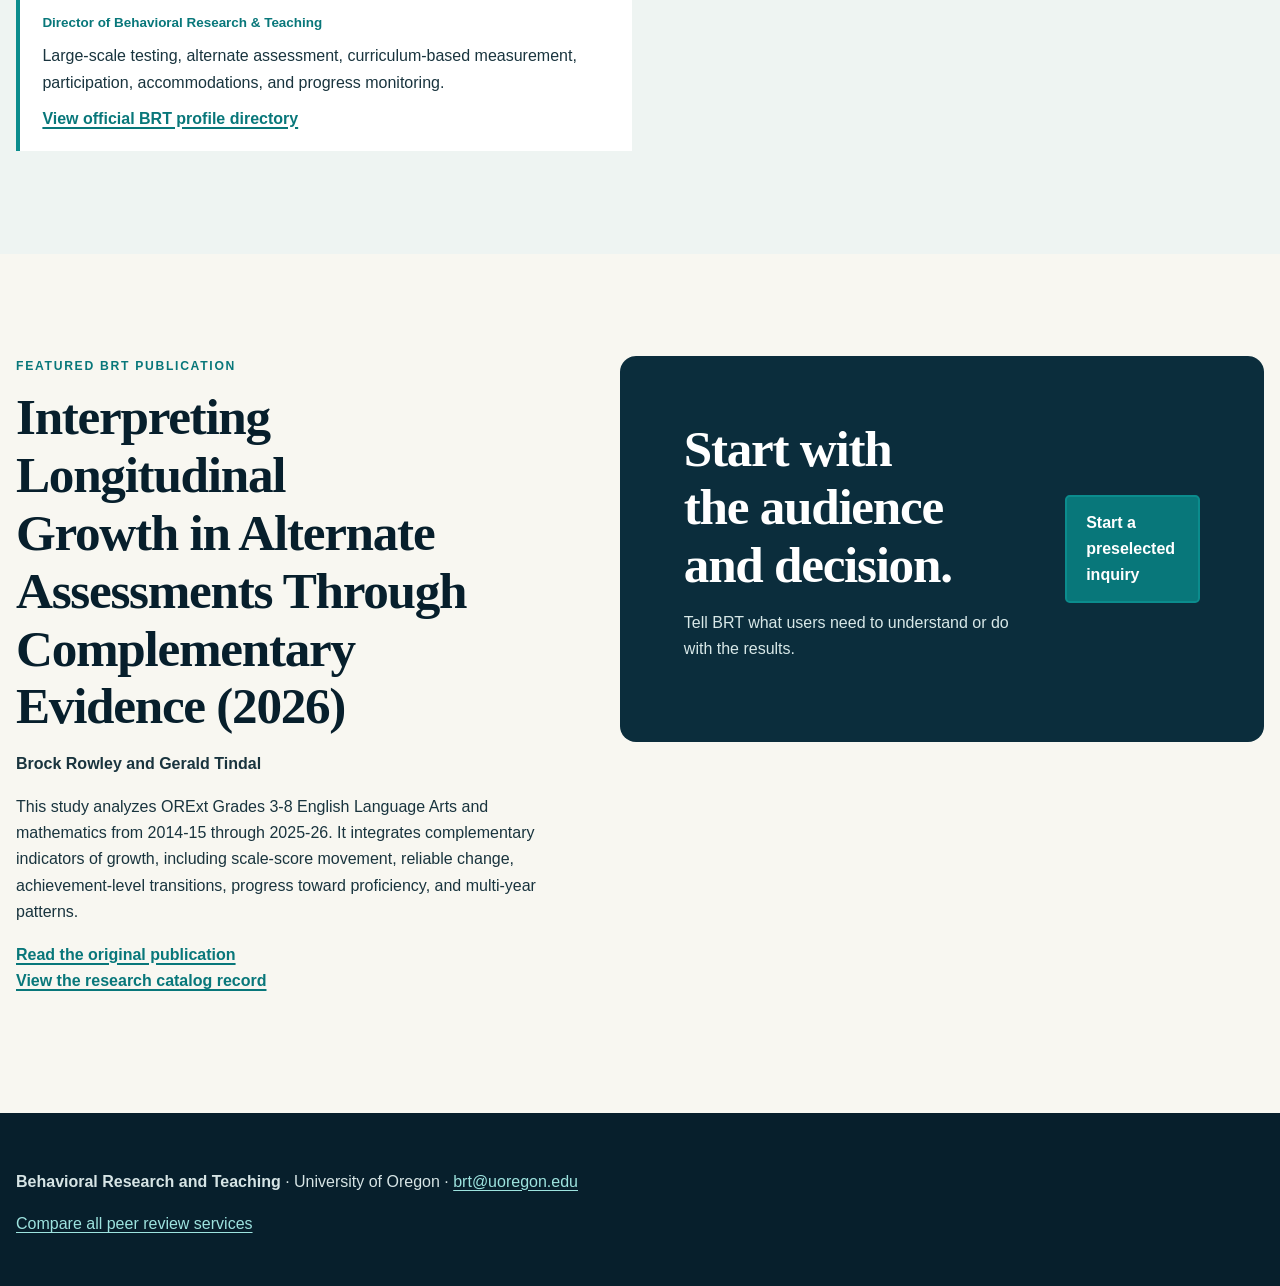
<file: services/reporting-growth-data-use.html>
<!doctype html><html lang="en"><head><meta charset="utf-8"><meta name="viewport" content="width=device-width,initial-scale=1"><meta name="description" content="BRT growth analyses, score reporting review, interpretation guidance, and longitudinal data-use services."><title>Reporting, Growth &amp; Data Use | BRT</title><link rel="stylesheet" href="../css/styles.css"><script src="../js/main.js" defer></script></head><body><a class="skip-link" href="#main">Skip to main content</a><header class="site-header"><div class="container header-inner"><a class="brand" href="../index.html"><span class="brand-mark">BRT</span><span class="brand-text"><strong>Behavioral Research and Teaching</strong>University of Oregon</span></a><button class="nav-toggle" aria-expanded="false" aria-controls="site-nav">Menu</button><nav class="site-nav" id="site-nav" aria-label="Main navigation"><ul><li><a href="../index.html">Home</a></li><li><a href="../research.html">Research &amp; Scholarship</a></li><li><a aria-current="page" href="../products-services.html">Products &amp; Services</a></li><li><a class="nav-cta" href="../contact.html?service=reporting">Contact</a></li></ul></nav></div></header><div class="breadcrumb"><ol class="container"><li><a href="../index.html">Home</a></li><li><a href="../peer-review-services.html">Peer Review Services</a></li><li>Reporting, Growth &amp; Data Use</li></ol></div><main id="main"><section class="hero"><div class="container hero-inner"><p class="eyebrow on-dark">Technical service 04</p><h1>Reporting, Growth &amp; Data Use</h1><p class="lead">Make assessment results understandable and useful without exceeding what the evidence can support.</p><div class="hero-actions"><a class="button" href="../contact.html?service=reporting">Discuss this service</a><a class="button secondary" href="#deliverables">Review deliverables</a></div></div></section>
<section class="section"><div class="container service-summary"><div><p class="eyebrow">A realistic state challenge</p><h2>A new score report or growth measure must serve multiple audiences, but the state is uncertain which interpretations are defensible.</h2><p>Leaders need to reconcile technical properties, longitudinal data, policy goals, subgroup considerations, and the actions users may take from reported results.</p></div><div class="card"><h3>What BRT would investigate</h3><ul class="list-check"><li>Intended audiences, decisions, and interpretation claims</li><li>Properties and limitations of proposed growth measures</li><li>Clarity and accuracy of score displays and explanatory language</li><li>Longitudinal patterns, subgroup results, and data-use risks</li></ul></div></div></section>
<section class="section mist"><div class="container"><div class="section-head"><div><p class="eyebrow">Representative methods</p><h2>Evaluate both measurement and communication</h2><p>Growth and progress-monitoring evaluations compare complementary indicators rather than relying on one number alone.</p></div></div><ul class="method-list"><li>Longitudinal and growth analysis</li><li>Reliable-change and achievement-transition analysis</li><li>Progress-monitoring model fit and decision-rule evaluation</li><li>Multi-year trajectory and sensitivity analysis</li><li>Score report content review</li><li>Interpretation claim mapping</li><li>Subgroup and sensitivity analysis</li><li>Stakeholder feedback protocols</li><li>Data-use scenario review</li></ul></div></section>
<section class="section" id="deliverables"><div class="container"><h2>Specific deliverables</h2><div class="grid three"><article class="card"><h3>Growth study</h3><p>Methods, results, subgroup considerations, limitations, and appropriate-use guidance.</p></article><article class="card"><h3>Reporting review</h3><p>Findings on displays, terminology, explanatory content, accessibility, and interpretation risk.</p></article><article class="card"><h3>Interpretation guide</h3><p>Audience-centered explanations, examples, cautions, and recommended data-use practices.</p></article></div></div></section>
<section class="section cream"><div class="container split"><div><p class="eyebrow">Featured BRT publication</p><h2>Interpreting Longitudinal Growth in Alternate Assessments Through Complementary Evidence (2026)</h2><p><strong>Brock Rowley and Gerald Tindal</strong></p><p>This study analyzes ORExt Grades 3-8 English Language Arts and mathematics from 2014-15 through 2025-26. It integrates complementary indicators of growth, including scale-score movement, reliable change, achievement-level transitions, progress toward proficiency, and multi-year patterns.</p><p><a class="text-link" href="https://brtprojects.org/wp-content/uploads/2026/08/ORExt_Growth_Manuscript_BAR.pdf">Read the original publication</a><br><a class="text-link" href="../research.html#orext-growth-2026">View the research catalog record</a></p></div><div class="cta"><div><h2>Start with the audience and decision.</h2><p>Tell BRT what users need to understand or do with the results.</p></div><a class="button" href="../contact.html?service=reporting">Start a preselected inquiry</a></div></div></section></main><footer class="site-footer"><div class="container"><p><strong>Behavioral Research and Teaching</strong> · University of Oregon · <a href="mailto:brt@uoregon.edu">brt@uoregon.edu</a></p><p><a href="../peer-review-services.html">Compare all peer review services</a></p></div></footer></body></html>
</file>
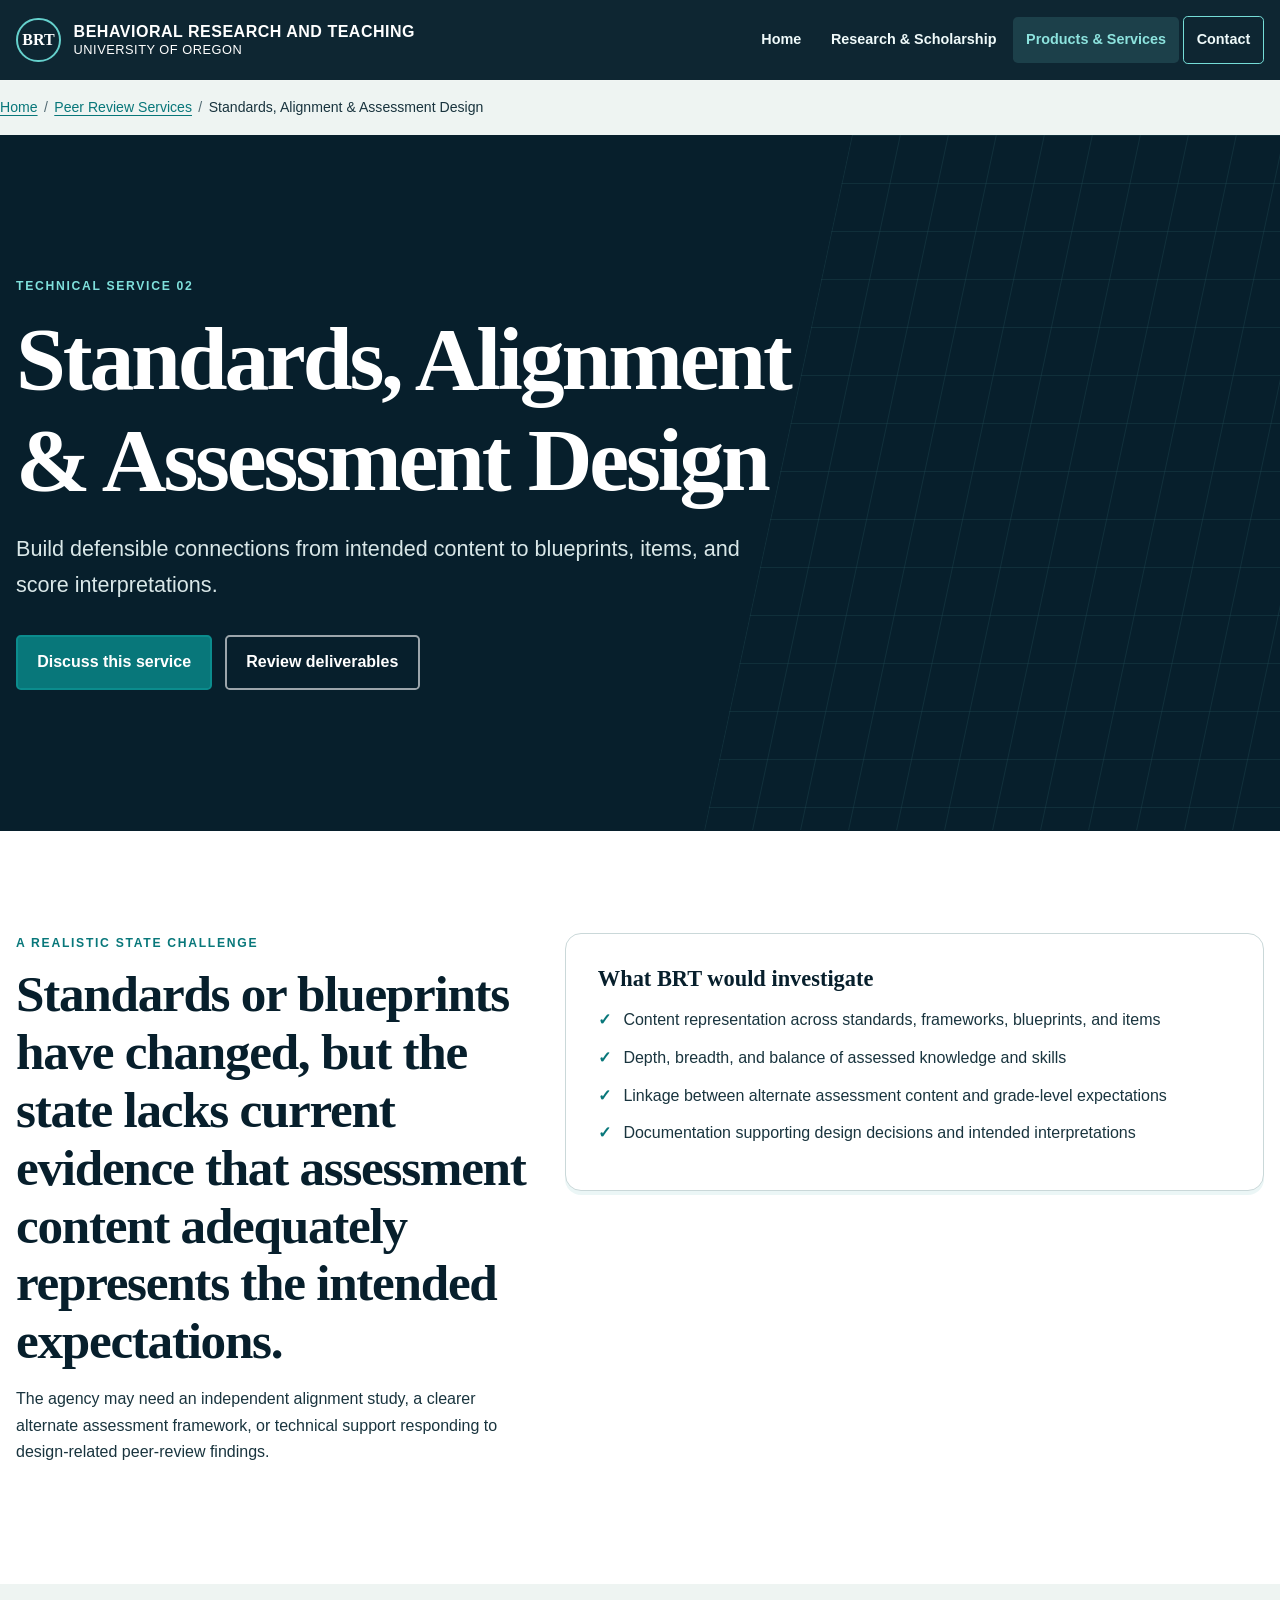
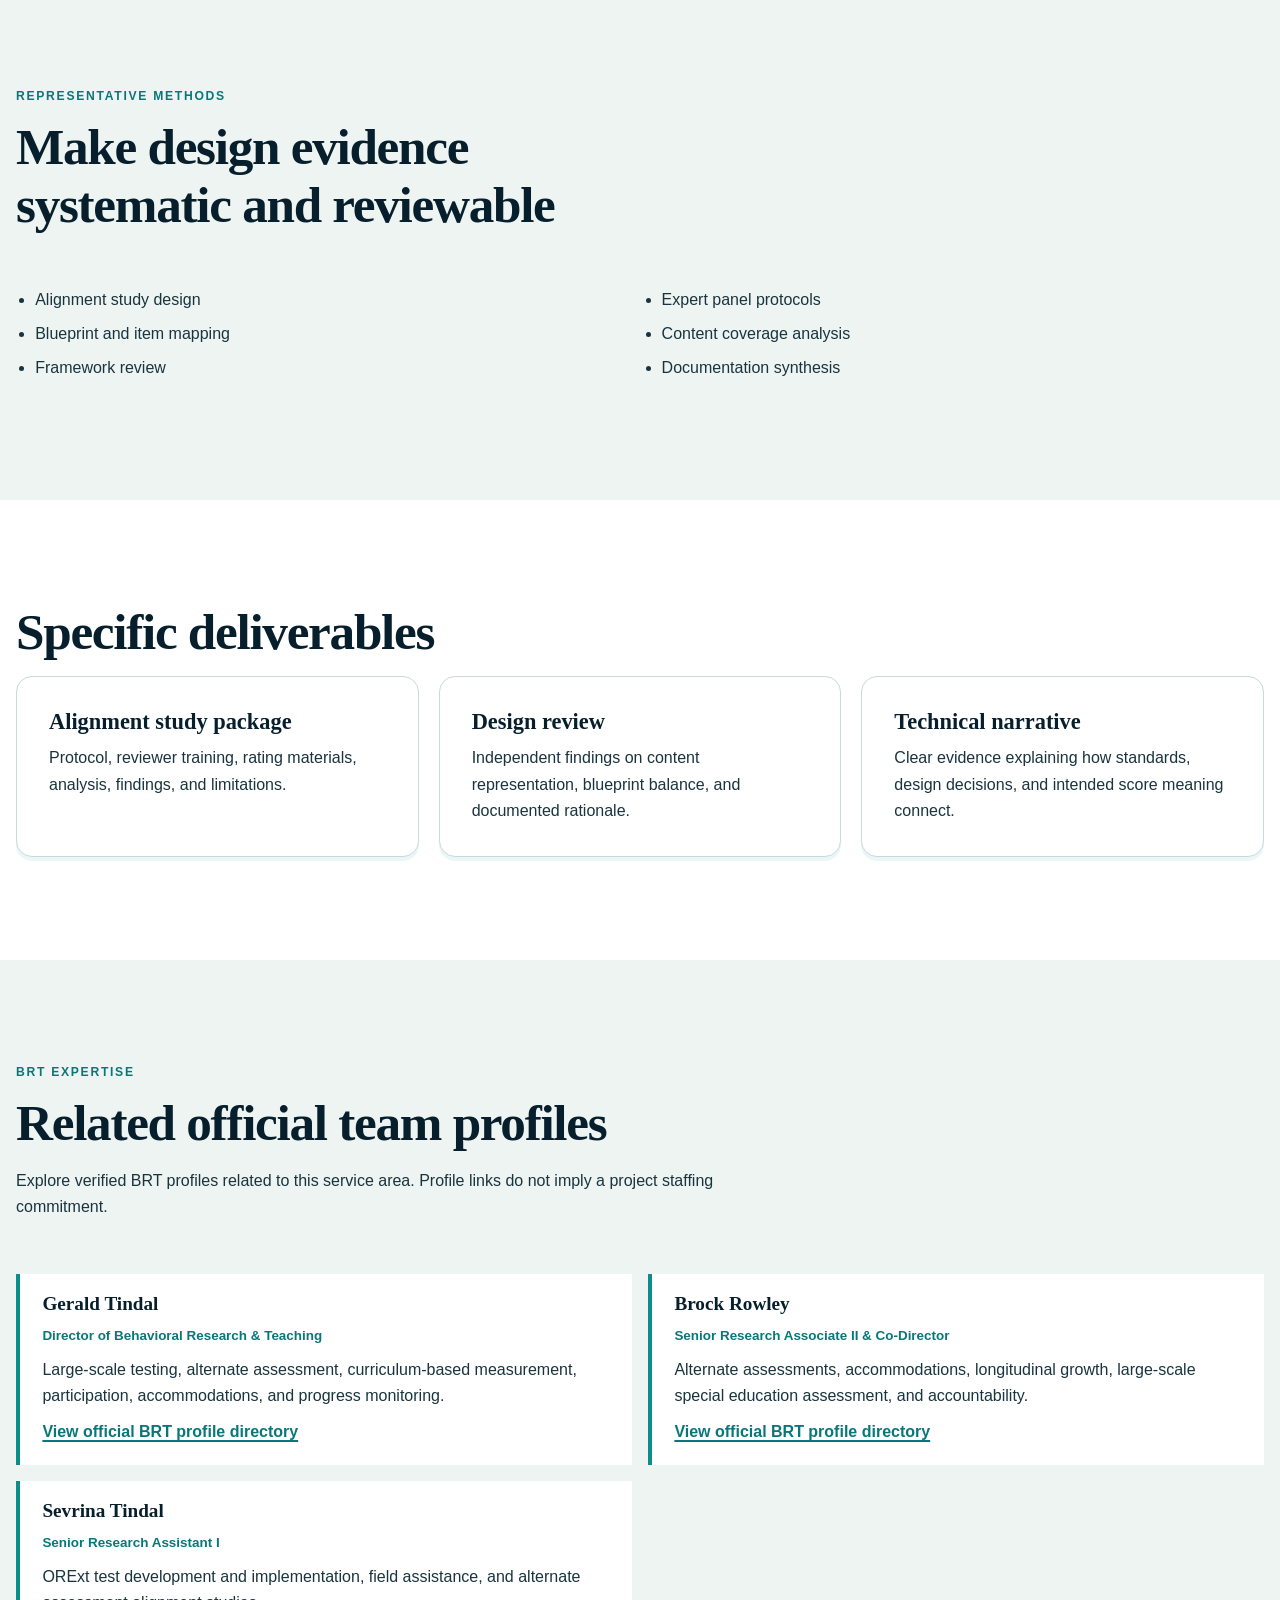
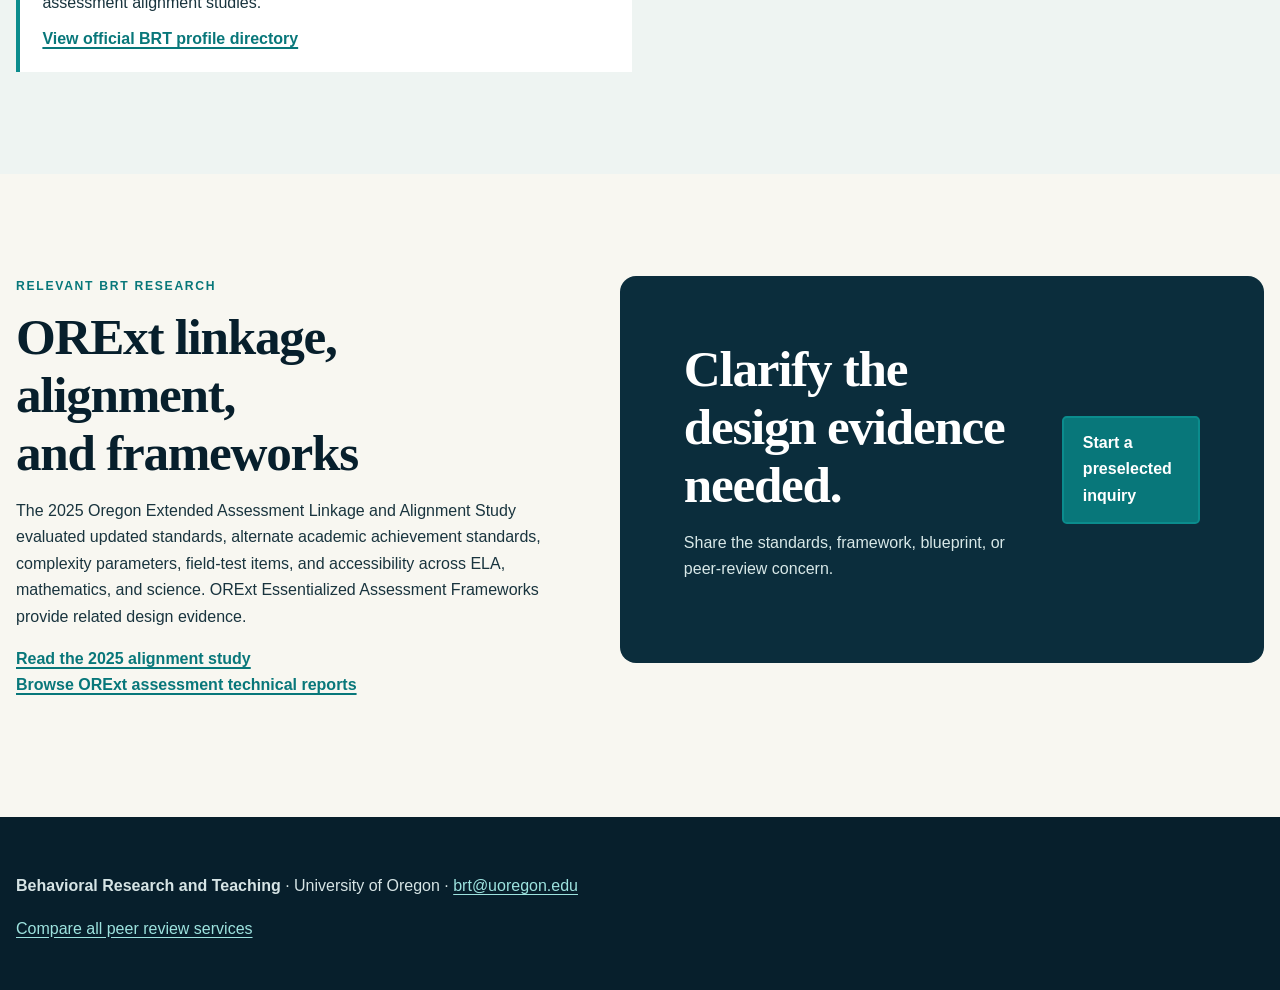
<file: services/standards-alignment-assessment-design.html>
<!doctype html><html lang="en"><head><meta charset="utf-8"><meta name="viewport" content="width=device-width,initial-scale=1"><meta name="description" content="BRT alignment studies, assessment framework support, blueprint review, and assessment design services."><title>Standards, Alignment &amp; Assessment Design | BRT</title><link rel="stylesheet" href="../css/styles.css"><script src="../js/main.js" defer></script></head><body><a class="skip-link" href="#main">Skip to main content</a><header class="site-header"><div class="container header-inner"><a class="brand" href="../index.html"><span class="brand-mark">BRT</span><span class="brand-text"><strong>Behavioral Research and Teaching</strong>University of Oregon</span></a><button class="nav-toggle" aria-expanded="false" aria-controls="site-nav">Menu</button><nav class="site-nav" id="site-nav" aria-label="Main navigation"><ul><li><a href="../index.html">Home</a></li><li><a href="../research.html">Research &amp; Scholarship</a></li><li><a aria-current="page" href="../products-services.html">Products &amp; Services</a></li><li><a class="nav-cta" href="../contact.html?service=alignment">Contact</a></li></ul></nav></div></header><div class="breadcrumb"><ol class="container"><li><a href="../index.html">Home</a></li><li><a href="../peer-review-services.html">Peer Review Services</a></li><li>Standards, Alignment &amp; Assessment Design</li></ol></div><main id="main"><section class="hero"><div class="container hero-inner"><p class="eyebrow on-dark">Technical service 02</p><h1>Standards, Alignment &amp; Assessment Design</h1><p class="lead">Build defensible connections from intended content to blueprints, items, and score interpretations.</p><div class="hero-actions"><a class="button" href="../contact.html?service=alignment">Discuss this service</a><a class="button secondary" href="#deliverables">Review deliverables</a></div></div></section>
<section class="section"><div class="container service-summary"><div><p class="eyebrow">A realistic state challenge</p><h2>Standards or blueprints have changed, but the state lacks current evidence that assessment content adequately represents the intended expectations.</h2><p>The agency may need an independent alignment study, a clearer alternate assessment framework, or technical support responding to design-related peer-review findings.</p></div><div class="card"><h3>What BRT would investigate</h3><ul class="list-check"><li>Content representation across standards, frameworks, blueprints, and items</li><li>Depth, breadth, and balance of assessed knowledge and skills</li><li>Linkage between alternate assessment content and grade-level expectations</li><li>Documentation supporting design decisions and intended interpretations</li></ul></div></div></section>
<section class="section mist"><div class="container"><div class="section-head"><div><p class="eyebrow">Representative methods</p><h2>Make design evidence systematic and reviewable</h2></div></div><ul class="method-list"><li>Alignment study design</li><li>Expert panel protocols</li><li>Blueprint and item mapping</li><li>Content coverage analysis</li><li>Framework review</li><li>Documentation synthesis</li></ul></div></section>
<section class="section" id="deliverables"><div class="container"><h2>Specific deliverables</h2><div class="grid three"><article class="card"><h3>Alignment study package</h3><p>Protocol, reviewer training, rating materials, analysis, findings, and limitations.</p></article><article class="card"><h3>Design review</h3><p>Independent findings on content representation, blueprint balance, and documented rationale.</p></article><article class="card"><h3>Technical narrative</h3><p>Clear evidence explaining how standards, design decisions, and intended score meaning connect.</p></article></div></div></section>
<section class="section cream"><div class="container split"><div><p class="eyebrow">Relevant BRT research</p><h2>ORExt linkage, alignment, and frameworks</h2><p>The 2025 Oregon Extended Assessment Linkage and Alignment Study evaluated updated standards, alternate academic achievement standards, complexity parameters, field-test items, and accessibility across ELA, mathematics, and science. ORExt Essentialized Assessment Frameworks provide related design evidence.</p><p><a class="text-link" href="https://brtprojects.org/wp-content/uploads/2025/07/ORExt_Linkage_Alignment_Study_Report_2025.pdf">Read the 2025 alignment study</a><br><a class="text-link" href="https://brtprojects.org/oregon-extended/alternate-assessment-tech-reports/">Browse ORExt assessment technical reports</a></p></div><div class="cta"><div><h2>Clarify the design evidence needed.</h2><p>Share the standards, framework, blueprint, or peer-review concern.</p></div><a class="button" href="../contact.html?service=alignment">Start a preselected inquiry</a></div></div></section></main><footer class="site-footer"><div class="container"><p><strong>Behavioral Research and Teaching</strong> · University of Oregon · <a href="mailto:brt@uoregon.edu">brt@uoregon.edu</a></p><p><a href="../peer-review-services.html">Compare all peer review services</a></p></div></footer></body></html>
</file>
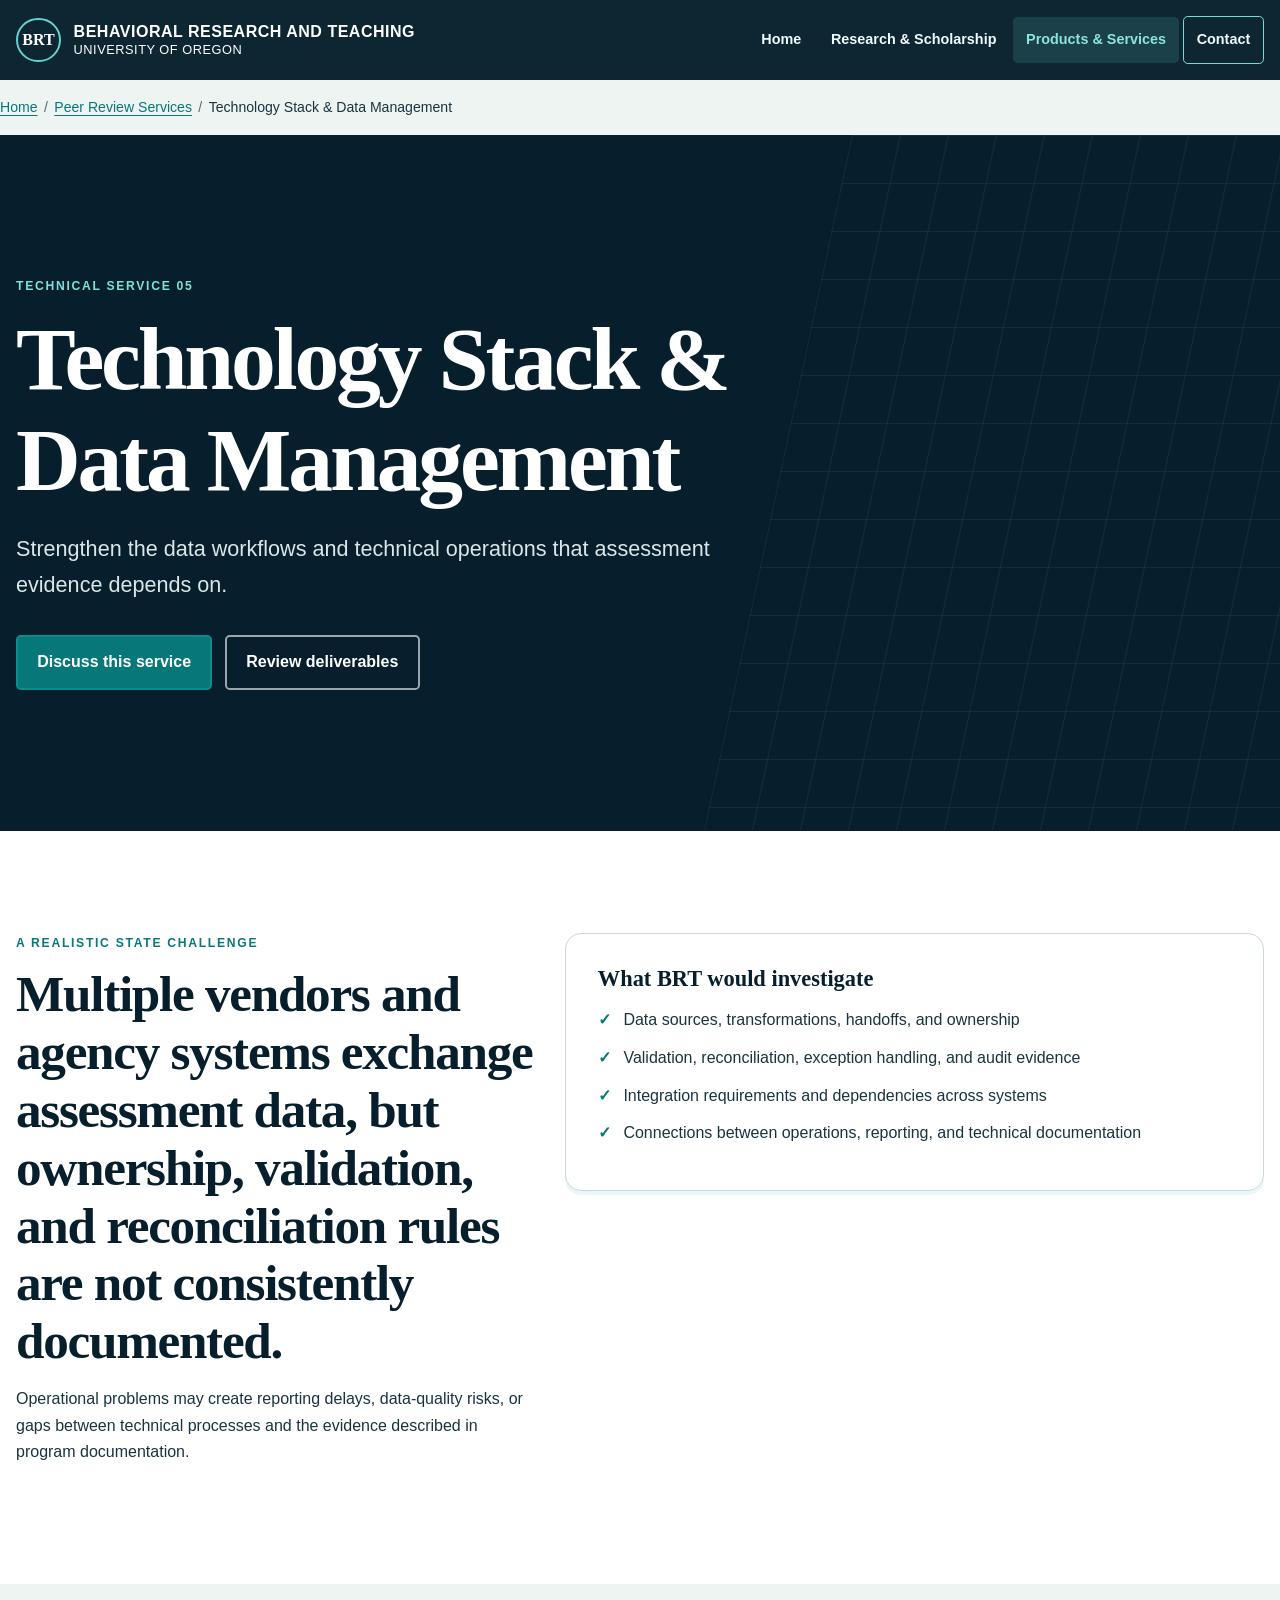
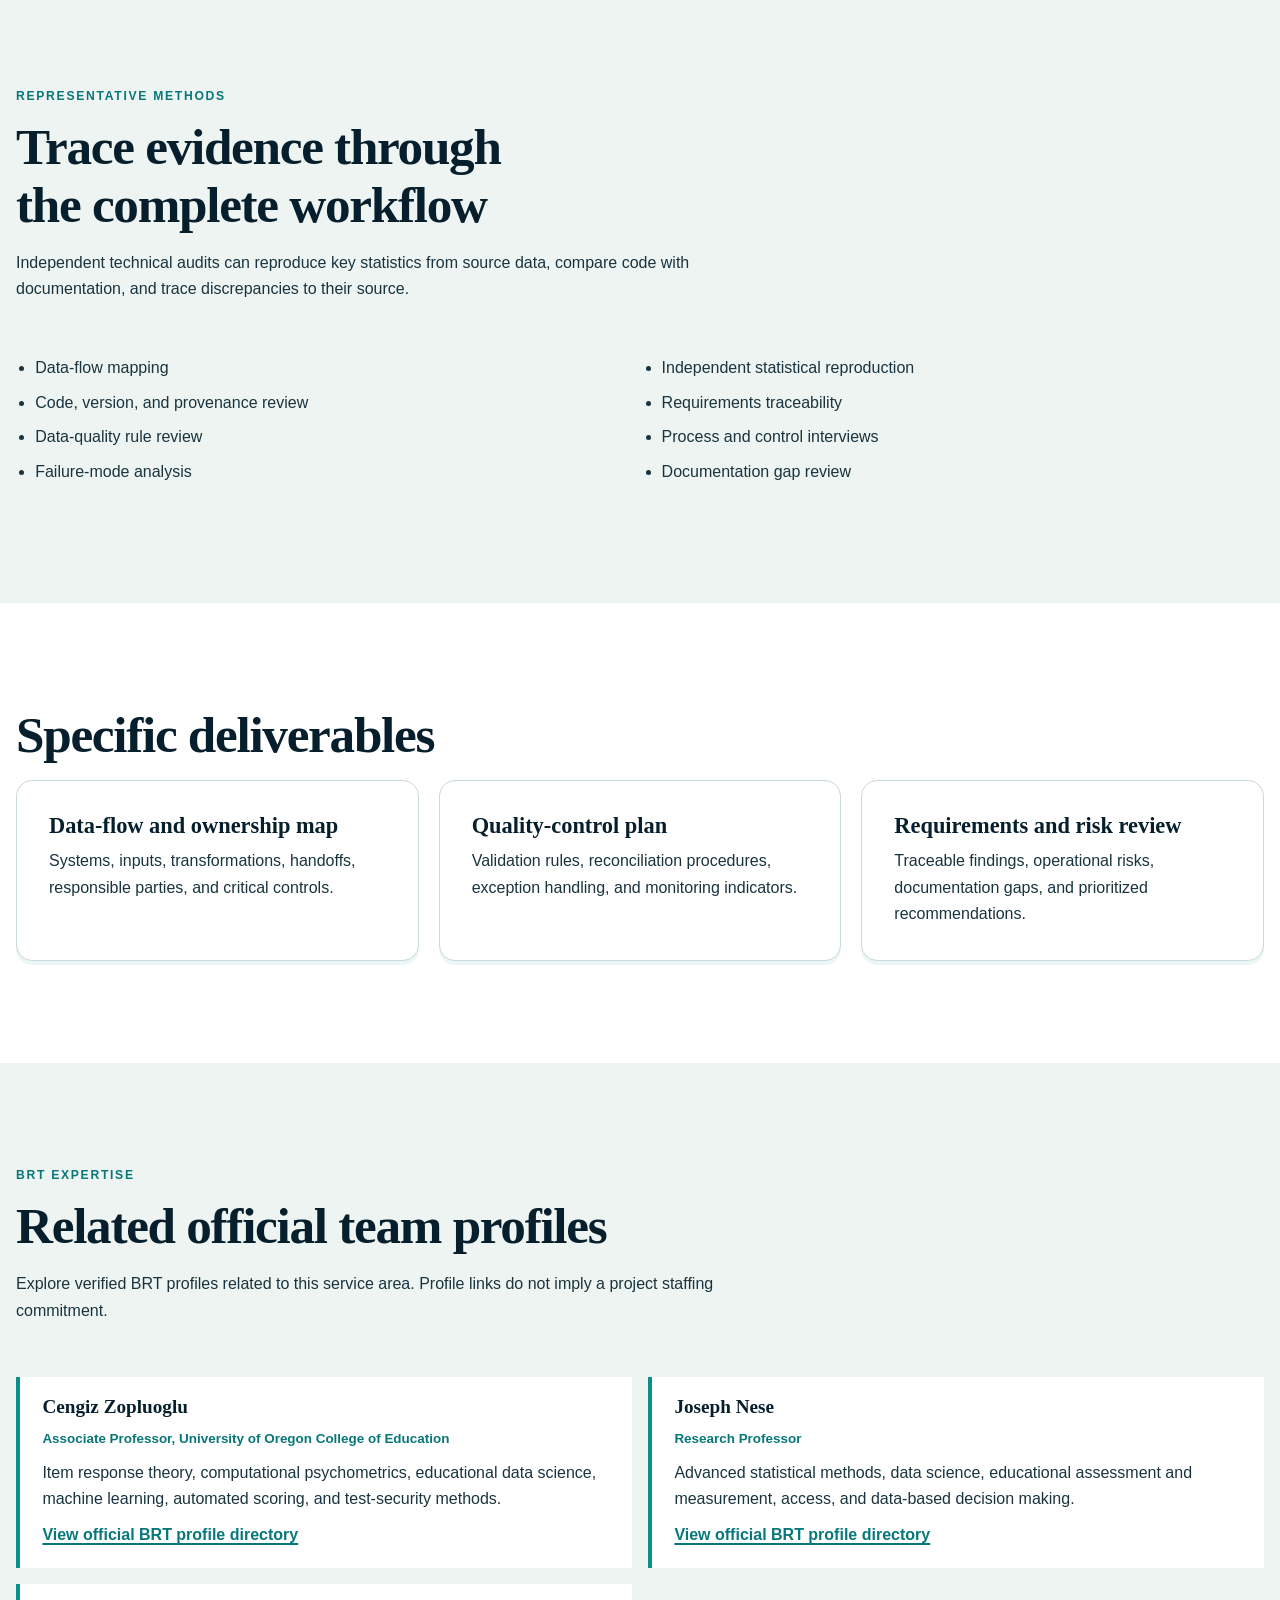
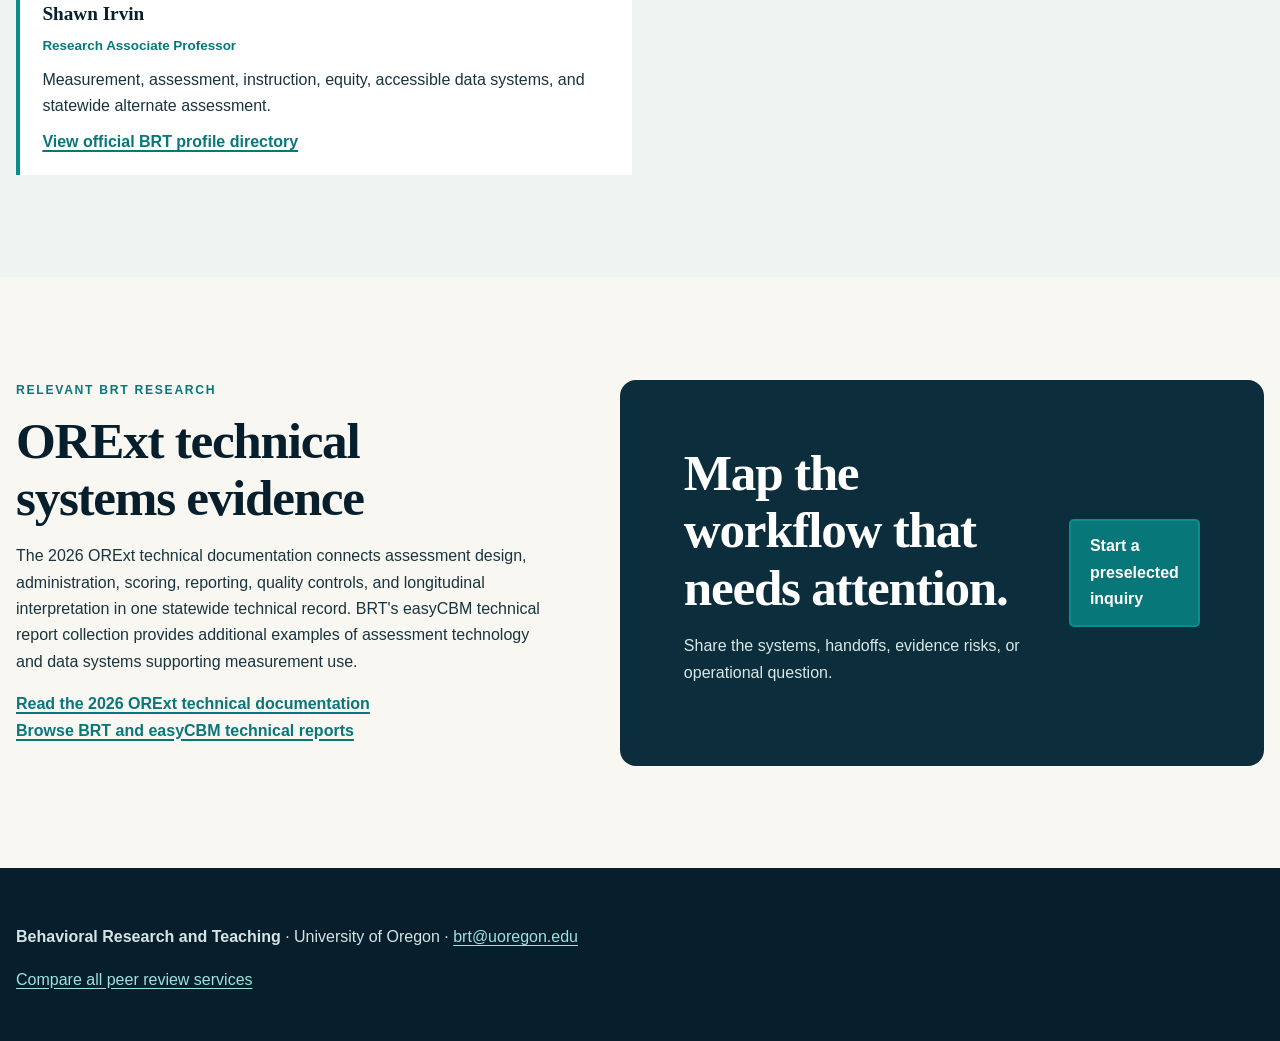
<file: services/technology-stack-data-management.html>
<!doctype html><html lang="en"><head><meta charset="utf-8"><meta name="viewport" content="width=device-width,initial-scale=1"><meta name="description" content="BRT assessment data workflow, quality control, system requirements, and technical operations services."><title>Technology Stack &amp; Data Management | BRT</title><link rel="stylesheet" href="../css/styles.css"><script src="../js/main.js" defer></script></head><body><a class="skip-link" href="#main">Skip to main content</a><header class="site-header"><div class="container header-inner"><a class="brand" href="../index.html"><span class="brand-mark">BRT</span><span class="brand-text"><strong>Behavioral Research and Teaching</strong>University of Oregon</span></a><button class="nav-toggle" aria-expanded="false" aria-controls="site-nav">Menu</button><nav class="site-nav" id="site-nav" aria-label="Main navigation"><ul><li><a href="../index.html">Home</a></li><li><a href="../research.html">Research &amp; Scholarship</a></li><li><a aria-current="page" href="../products-services.html">Products &amp; Services</a></li><li><a class="nav-cta" href="../contact.html?service=technology">Contact</a></li></ul></nav></div></header><div class="breadcrumb"><ol class="container"><li><a href="../index.html">Home</a></li><li><a href="../peer-review-services.html">Peer Review Services</a></li><li>Technology Stack &amp; Data Management</li></ol></div><main id="main"><section class="hero"><div class="container hero-inner"><p class="eyebrow on-dark">Technical service 05</p><h1>Technology Stack &amp; Data Management</h1><p class="lead">Strengthen the data workflows and technical operations that assessment evidence depends on.</p><div class="hero-actions"><a class="button" href="../contact.html?service=technology">Discuss this service</a><a class="button secondary" href="#deliverables">Review deliverables</a></div></div></section>
<section class="section"><div class="container service-summary"><div><p class="eyebrow">A realistic state challenge</p><h2>Multiple vendors and agency systems exchange assessment data, but ownership, validation, and reconciliation rules are not consistently documented.</h2><p>Operational problems may create reporting delays, data-quality risks, or gaps between technical processes and the evidence described in program documentation.</p></div><div class="card"><h3>What BRT would investigate</h3><ul class="list-check"><li>Data sources, transformations, handoffs, and ownership</li><li>Validation, reconciliation, exception handling, and audit evidence</li><li>Integration requirements and dependencies across systems</li><li>Connections between operations, reporting, and technical documentation</li></ul></div></div></section>
<section class="section mist"><div class="container"><div class="section-head"><div><p class="eyebrow">Representative methods</p><h2>Trace evidence through the complete workflow</h2><p>Independent technical audits can reproduce key statistics from source data, compare code with documentation, and trace discrepancies to their source.</p></div></div><ul class="method-list"><li>Data-flow mapping</li><li>Independent statistical reproduction</li><li>Code, version, and provenance review</li><li>Requirements traceability</li><li>Data-quality rule review</li><li>Process and control interviews</li><li>Failure-mode analysis</li><li>Documentation gap review</li></ul></div></section>
<section class="section" id="deliverables"><div class="container"><h2>Specific deliverables</h2><div class="grid three"><article class="card"><h3>Data-flow and ownership map</h3><p>Systems, inputs, transformations, handoffs, responsible parties, and critical controls.</p></article><article class="card"><h3>Quality-control plan</h3><p>Validation rules, reconciliation procedures, exception handling, and monitoring indicators.</p></article><article class="card"><h3>Requirements and risk review</h3><p>Traceable findings, operational risks, documentation gaps, and prioritized recommendations.</p></article></div></div></section>
<section class="section cream"><div class="container split"><div><p class="eyebrow">Relevant BRT research</p><h2>ORExt technical systems evidence</h2><p>The 2026 ORExt technical documentation connects assessment design, administration, scoring, reporting, quality controls, and longitudinal interpretation in one statewide technical record. BRT's easyCBM technical report collection provides additional examples of assessment technology and data systems supporting measurement use.</p><p><a class="text-link" href="https://brtprojects.org/wp-content/uploads/2026/08/Oregon_Extended_Assessment-_ORExt_Technical_Documentation_BAR.pdf">Read the 2026 ORExt technical documentation</a><br><a class="text-link" href="https://brtprojects.org/brt-tech-reports/technical-reports/">Browse BRT and easyCBM technical reports</a></p></div><div class="cta"><div><h2>Map the workflow that needs attention.</h2><p>Share the systems, handoffs, evidence risks, or operational question.</p></div><a class="button" href="../contact.html?service=technology">Start a preselected inquiry</a></div></div></section></main><footer class="site-footer"><div class="container"><p><strong>Behavioral Research and Teaching</strong> · University of Oregon · <a href="mailto:brt@uoregon.edu">brt@uoregon.edu</a></p><p><a href="../peer-review-services.html">Compare all peer review services</a></p></div></footer></body></html>
</file>
<file: css/styles.css>
:root { --navy-950:#071f2c; --navy-900:#0b2d3c; --navy-800:#133f50; --teal-700:#08777a; --teal-600:#0b8c8d; --teal-100:#d9f0ee; --gold-500:#e1a72b; --ink:#19343e; --muted:#526a73; --line:#cad8d9; --mist:#eef4f2; --cream:#f8f7f1; --white:#fff; --shadow:0 18px 45px rgba(7,31,44,.1); --radius:1rem; --max:82rem; }
*{box-sizing:border-box} html{scroll-behavior:smooth} body{margin:0;color:var(--ink);background:#fff;font:1rem/1.65 Arial,Helvetica,sans-serif} img,svg{max-width:100%} a{color:var(--teal-700);text-underline-offset:.18em} a:hover{color:var(--navy-900)} button,input,select{font:inherit}:focus-visible{outline:.2rem solid var(--gold-500);outline-offset:.2rem}.skip-link{position:absolute;z-index:100;left:1rem;top:-5rem;padding:.75rem 1rem;background:var(--gold-500);color:var(--navy-950);font-weight:700}.skip-link:focus{top:1rem}.container{width:min(calc(100% - 2rem),var(--max));margin-inline:auto}.narrow{max-width:48rem}.eyebrow{margin:0 0 .75rem;color:var(--teal-700);font-size:.76rem;font-weight:800;letter-spacing:.14em;text-transform:uppercase}.on-dark{color:#7fe0dc}h1,h2,h3{color:var(--navy-950);font-family:Georgia,'Times New Roman',serif;line-height:1.13;text-wrap:balance}h1{margin:.3rem 0 1.3rem;font-size:clamp(2.6rem,7vw,5.6rem);letter-spacing:-.035em}h2{margin:0 0 1rem;font-size:clamp(2rem,4vw,3.35rem);letter-spacing:-.025em}h3{margin:0 0 .65rem;font-size:1.4rem}p{margin:0 0 1rem}.lead{max-width:47rem;font-size:clamp(1.12rem,2vw,1.35rem)}.micro{font-size:.88rem}.muted{color:var(--muted)}
.site-header{position:sticky;z-index:50;top:0;background:rgba(7,31,44,.97);color:#fff;box-shadow:0 1px 0 rgba(255,255,255,.12)}.header-inner{min-height:5rem;display:flex;align-items:center;justify-content:space-between;gap:2rem}.brand{display:flex;align-items:center;gap:.8rem;color:#fff;text-decoration:none}.brand-mark{display:grid;place-items:center;width:2.8rem;height:2.8rem;border:2px solid #65d0cc;border-radius:50%;font-family:Georgia,serif;font-weight:700}.brand-text{font-size:.8rem;line-height:1.25;letter-spacing:.04em;text-transform:uppercase}.brand-text strong{display:block;font-size:1rem}.nav-toggle{display:none;border:1px solid rgba(255,255,255,.4);border-radius:.35rem;padding:.55rem .7rem;background:transparent;color:#fff}.site-nav ul{display:flex;align-items:center;gap:.25rem;margin:0;padding:0;list-style:none}.site-nav a{display:block;border-radius:.3rem;padding:.7rem .8rem;color:#effafa;font-size:.9rem;font-weight:700;text-decoration:none}.site-nav a:hover,.site-nav a[aria-current=page]{background:rgba(117,221,215,.14);color:#8de3de}.nav-cta{border:1px solid #75ddd7}
.hero{position:relative;overflow:hidden;background:var(--navy-950);color:#fff}.hero::after{content:'';position:absolute;inset:0 0 0 55%;opacity:.22;background-image:linear-gradient(rgba(117,221,215,.4) 1px,transparent 1px),linear-gradient(90deg,rgba(117,221,215,.4) 1px,transparent 1px);background-size:3rem 3rem;transform:skewX(-12deg);transform-origin:bottom}.hero-inner{position:relative;z-index:1;padding-block:clamp(5rem,11vw,9rem)}.hero h1,.hero h2{max-width:55rem;color:#fff}.hero .lead{color:#d9e7e8}.hero-actions{display:flex;flex-wrap:wrap;gap:.8rem;margin-top:2rem}.button{display:inline-flex;align-items:center;justify-content:center;gap:.4rem;border:2px solid var(--teal-600);border-radius:.3rem;padding:.78rem 1.2rem;background:var(--teal-700);color:#fff;font-weight:800;text-decoration:none}.button:hover{background:var(--navy-800);color:#fff}.button.secondary{border-color:rgba(255,255,255,.6);background:transparent}.button.light{border-color:var(--navy-900);background:transparent;color:var(--navy-900)}.text-link{font-weight:800;text-decoration-thickness:.12rem}.breadcrumb{padding-block:1rem;background:var(--mist);font-size:.88rem}.breadcrumb ol{display:flex;flex-wrap:wrap;gap:.4rem;margin:0;padding:0;list-style:none}.breadcrumb li+li::before{content:'/';margin-right:.4rem;color:var(--muted)}
.section{padding-block:clamp(4rem,8vw,7rem)}.section.compact{padding-block:3rem}.section.mist{background:var(--mist)}.section.cream{background:var(--cream)}.section.dark{background:var(--navy-900);color:#e5f0f1}.section.dark h2,.section.dark h3{color:#fff}.section-head{display:flex;align-items:end;justify-content:space-between;gap:2rem;margin-bottom:2.3rem}.section-head>div{max-width:48rem}.grid{display:grid;gap:1.25rem}.grid.two{grid-template-columns:repeat(2,minmax(0,1fr))}.grid.three{grid-template-columns:repeat(3,minmax(0,1fr))}.grid.services{grid-template-columns:repeat(6,1fr)}.grid.services>*{grid-column:span 2}.grid.services>:nth-last-child(-n+2){grid-column:span 3}.card{position:relative;border:1px solid var(--line);border-radius:var(--radius);padding:clamp(1.35rem,3vw,2rem);background:#fff;box-shadow:0 4px 0 rgba(11,140,141,.08)}.card p:last-child,.card ul:last-child{margin-bottom:0}.card .number{display:block;margin-bottom:1.2rem;color:var(--teal-700);font-size:.8rem;font-weight:800;letter-spacing:.1em}.card-link{display:block;color:inherit;text-decoration:none;transition:transform .18s ease,box-shadow .18s ease}.card-link:hover{transform:translateY(-.25rem);box-shadow:var(--shadow)}.card-link::after{content:'';position:absolute;inset:0;border-radius:inherit}.icon{display:grid;place-items:center;width:3rem;height:3rem;margin-bottom:1rem;border-radius:.7rem;background:var(--teal-100);color:var(--teal-700);font-weight:800}.pathway{border-top:.35rem solid var(--teal-600)}.list-check{padding:0;list-style:none}.list-check li{position:relative;margin-bottom:.7rem;padding-left:1.6rem}.list-check li::before{content:'✓';position:absolute;left:0;color:var(--teal-700);font-weight:900}.deliverables li{margin-bottom:.7rem}.split{display:grid;grid-template-columns:minmax(0,.9fr) minmax(0,1.1fr);gap:clamp(2rem,6vw,6rem);align-items:start}.stat-panel{border-left:.4rem solid var(--gold-500);padding:1.5rem 2rem;background:var(--navy-900);color:#fff}.stat-panel h3{color:#fff}.steps{counter-reset:steps;margin:0;padding:0;list-style:none}.steps li{counter-increment:steps;position:relative;min-height:4rem;margin-bottom:1.3rem;padding-left:4.3rem}.steps li::before{content:counter(steps);position:absolute;left:0;top:0;display:grid;place-items:center;width:3rem;height:3rem;border-radius:50%;background:var(--teal-100);color:var(--teal-700);font-weight:900}.cta{display:flex;align-items:center;justify-content:space-between;gap:2rem;border-radius:var(--radius);padding:clamp(2rem,5vw,4rem);background:var(--navy-900);color:#fff}.cta h2{color:#fff}.cta p{max-width:45rem;color:#d8e8e8}
.filter-panel{display:grid;grid-template-columns:2fr 1fr;gap:1rem;margin:2rem 0;padding:1.2rem;border:1px solid var(--line);border-radius:.8rem;background:var(--mist)}.field label{display:block;margin-bottom:.35rem;color:var(--navy-900);font-size:.85rem;font-weight:800}.field input,.field select{width:100%;min-height:3rem;border:1px solid #789397;border-radius:.3rem;padding:.6rem .75rem;background:#fff;color:var(--ink)}.result-count{margin-bottom:1rem;font-weight:800}.report-list{display:grid;gap:1rem;margin:0;padding:0;list-style:none}.report{border:1px solid var(--line);border-left:.35rem solid var(--teal-600);padding:1.4rem;background:#fff}.report h3{font-size:1.25rem}.tags{display:flex;flex-wrap:wrap;gap:.4rem;margin-top:.8rem}.tag{border-radius:2rem;padding:.2rem .65rem;background:var(--teal-100);color:var(--navy-900);font-size:.76rem;font-weight:800}[hidden]{display:none!important}.no-results{border:1px dashed var(--line);padding:2rem;text-align:center}.contact-options{align-items:stretch}.contact-options .card{display:flex;flex-direction:column}.contact-options .card .button{margin-top:auto;align-self:flex-start}.site-footer{padding-block:3.5rem 2rem;background:var(--navy-950);color:#d6e4e5}.footer-grid{display:grid;grid-template-columns:1.4fr 1fr 1fr;gap:2rem}.site-footer h2,.site-footer h3{color:#fff;font-family:Arial,sans-serif;font-size:1rem}.site-footer ul{margin:0;padding:0;list-style:none}.site-footer a{color:#9de3df}.legal{margin-top:2.5rem;border-top:1px solid rgba(255,255,255,.17);padding-top:1.3rem;font-size:.82rem}
@media(prefers-reduced-motion:reduce){html{scroll-behavior:auto}*,*::before,*::after{transition-duration:.01ms!important}}@media(max-width:60rem){.nav-toggle{display:block}.site-nav{position:absolute;inset:5rem 0 auto;display:none;padding:1rem;background:var(--navy-950)}.site-nav.is-open{display:block}.site-nav ul{width:min(100%,var(--max));margin-inline:auto;flex-direction:column;align-items:stretch}.grid.three,.grid.services{grid-template-columns:repeat(2,1fr)}.grid.services>*,.grid.services>:nth-last-child(-n+2){grid-column:span 1}.footer-grid{grid-template-columns:1fr 1fr}.footer-grid>:first-child{grid-column:1/-1}}@media(max-width:42rem){h1{font-size:2.7rem}.grid.two,.grid.three,.grid.services,.split,.filter-panel{grid-template-columns:1fr}.section-head,.cta{align-items:flex-start;flex-direction:column}.footer-grid{grid-template-columns:1fr}.footer-grid>:first-child{grid-column:auto}.hero::after{left:25%}}

/* Milestone 2 business-development components */
.service-card{display:flex;flex-direction:column}.service-card h3{font-size:1.6rem}.service-card h4,.portfolio-card h3{margin:.8rem 0 .35rem;color:var(--navy-900);font:800 .78rem/1.3 Arial,sans-serif;letter-spacing:.08em;text-transform:uppercase}.service-card ul{margin:.2rem 0 1rem;padding-left:1.2rem}.service-card .text-link{position:relative;z-index:2;margin-top:auto}.problem{border-left:.2rem solid var(--gold-500);padding-left:.8rem;color:var(--muted)}.hero-proof{display:flex;flex-wrap:wrap;gap:.6rem;margin:1.6rem 0 0;padding:0;list-style:none}.hero-proof li{border:1px solid rgba(157,227,223,.45);border-radius:2rem;padding:.35rem .8rem;color:#dff5f3;font-size:.84rem}.range{display:inline-block;margin:.4rem 0 1rem;border-radius:.3rem;padding:.45rem .7rem;background:var(--navy-900);color:#fff;font-weight:800}.planning-note{font-size:.82rem;color:var(--muted)}.portfolio{grid-template-columns:repeat(2,minmax(0,1fr))}.portfolio-card{display:flex;flex-direction:column;border-top:.3rem solid var(--teal-600)}.portfolio-card .text-link{margin-top:auto}.portfolio-card .tags{margin-bottom:1rem}.purchase-steps{display:grid;grid-template-columns:repeat(4,minmax(0,1fr));gap:1rem;counter-reset:purchase}.purchase-step{counter-increment:purchase;position:relative;border-top:1px solid #76969b;padding:4rem 1rem 1rem 0}.purchase-step::before{content:'0' counter(purchase);position:absolute;top:.7rem;left:0;color:#7fe0dc;font-size:1.5rem;font-weight:800}.purchase-step h3{color:#fff}.audience-note{display:flex;flex-wrap:wrap;gap:1rem;margin-top:2rem}.audience-note span{border-radius:2rem;padding:.45rem .8rem;background:rgba(117,221,215,.13);color:#c8f1ee;font-weight:700}.inquiry-form{border:1px solid var(--line);border-radius:var(--radius);padding:clamp(1.3rem,4vw,2.5rem);background:#fff;box-shadow:var(--shadow)}.form-grid{display:grid;grid-template-columns:repeat(2,minmax(0,1fr));gap:1.1rem}.field.full{grid-column:1/-1}.field textarea{width:100%;min-height:9rem;resize:vertical;border:1px solid #789397;border-radius:.3rem;padding:.7rem .75rem;background:#fff;color:var(--ink)}.field .hint{display:block;margin-top:.3rem;color:var(--muted);font-size:.8rem}.required{color:#9e2c20}.form-actions{display:flex;align-items:center;flex-wrap:wrap;gap:1rem;margin-top:1.4rem}.form-status{margin:1rem 0 0;border-left:.3rem solid var(--teal-600);padding:.8rem 1rem;background:var(--mist)}
.grid.services.service-catalog{grid-template-columns:repeat(2,minmax(0,1fr))}.grid.services.service-catalog>*{grid-column:auto}.grid.services.service-catalog>:last-child{grid-column:1/-1}
.hero .hero-inner{max-width:82rem}.hero-examples{display:grid;grid-template-columns:repeat(3,minmax(0,1fr));gap:.8rem;max-width:72rem;margin:2rem 0 0}.hero-example{border:1px solid rgba(157,227,223,.42);border-top:.25rem solid #7fe0dc;border-radius:.55rem;padding:1rem;background:rgba(19,63,80,.55)}.hero-example strong{display:block;color:#fff;font-family:Georgia,'Times New Roman',serif;font-size:1.05rem;line-height:1.25}.hero-example span{display:block;margin-top:.35rem;color:#cfe5e5;font-size:.86rem;line-height:1.45}.citation{display:grid;grid-template-columns:repeat(2,minmax(0,1fr));gap:.35rem 1rem;margin:1rem 0;padding-top:1rem;border-top:1px solid var(--line);font-size:.82rem}.citation div{display:flex;flex-direction:column}.citation dt{color:var(--muted);font-weight:800;text-transform:uppercase;letter-spacing:.06em}.citation dd{margin:0;color:var(--navy-900)}.research-record{scroll-margin-top:6rem}.method-list{display:grid;grid-template-columns:repeat(2,minmax(0,1fr));gap:.5rem 1.5rem;padding-left:1.2rem}.service-summary{display:grid;grid-template-columns:minmax(0,.85fr) minmax(0,1.15fr);gap:2rem;align-items:start}.service-inquiry{margin-top:1.5rem}
@media(max-width:60rem){.portfolio{grid-template-columns:repeat(2,1fr)}.purchase-steps{grid-template-columns:repeat(2,1fr)}}
@media(max-width:60rem){.hero-examples{grid-template-columns:1fr}.service-summary{grid-template-columns:1fr}}
@media(max-width:42rem){.portfolio,.purchase-steps,.form-grid,.grid.services.service-catalog,.citation,.method-list{grid-template-columns:1fr}.grid.services.service-catalog>:last-child{grid-column:auto}.field.full{grid-column:auto}}
@media(min-width:100rem){.section{padding-block:7.5rem}.hero-inner{padding-block:9.5rem}.lead{max-width:52rem}}
.publication-link{display:inline-flex;margin-top:.75rem;font-weight:800}.team-grid{display:grid;grid-template-columns:repeat(2,minmax(0,1fr));gap:1rem}.team-card{border-left:.25rem solid var(--teal-600);padding:1.2rem 1.4rem;background:#fff}.team-card h3{font-size:1.2rem}.team-card .role{color:var(--teal-700);font-size:.84rem;font-weight:800}.team-card p{margin-bottom:.6rem}.specialty-links{border-top:1px solid var(--line);display:grid;gap:.45rem;margin-top:1.1rem;padding-top:1rem}.specialty-links strong{color:var(--navy-900);font-size:.78rem;letter-spacing:.08em;text-transform:uppercase}.specialty-links a{font-weight:700}@media(max-width:42rem){.team-grid{grid-template-columns:1fr}}
</file>
